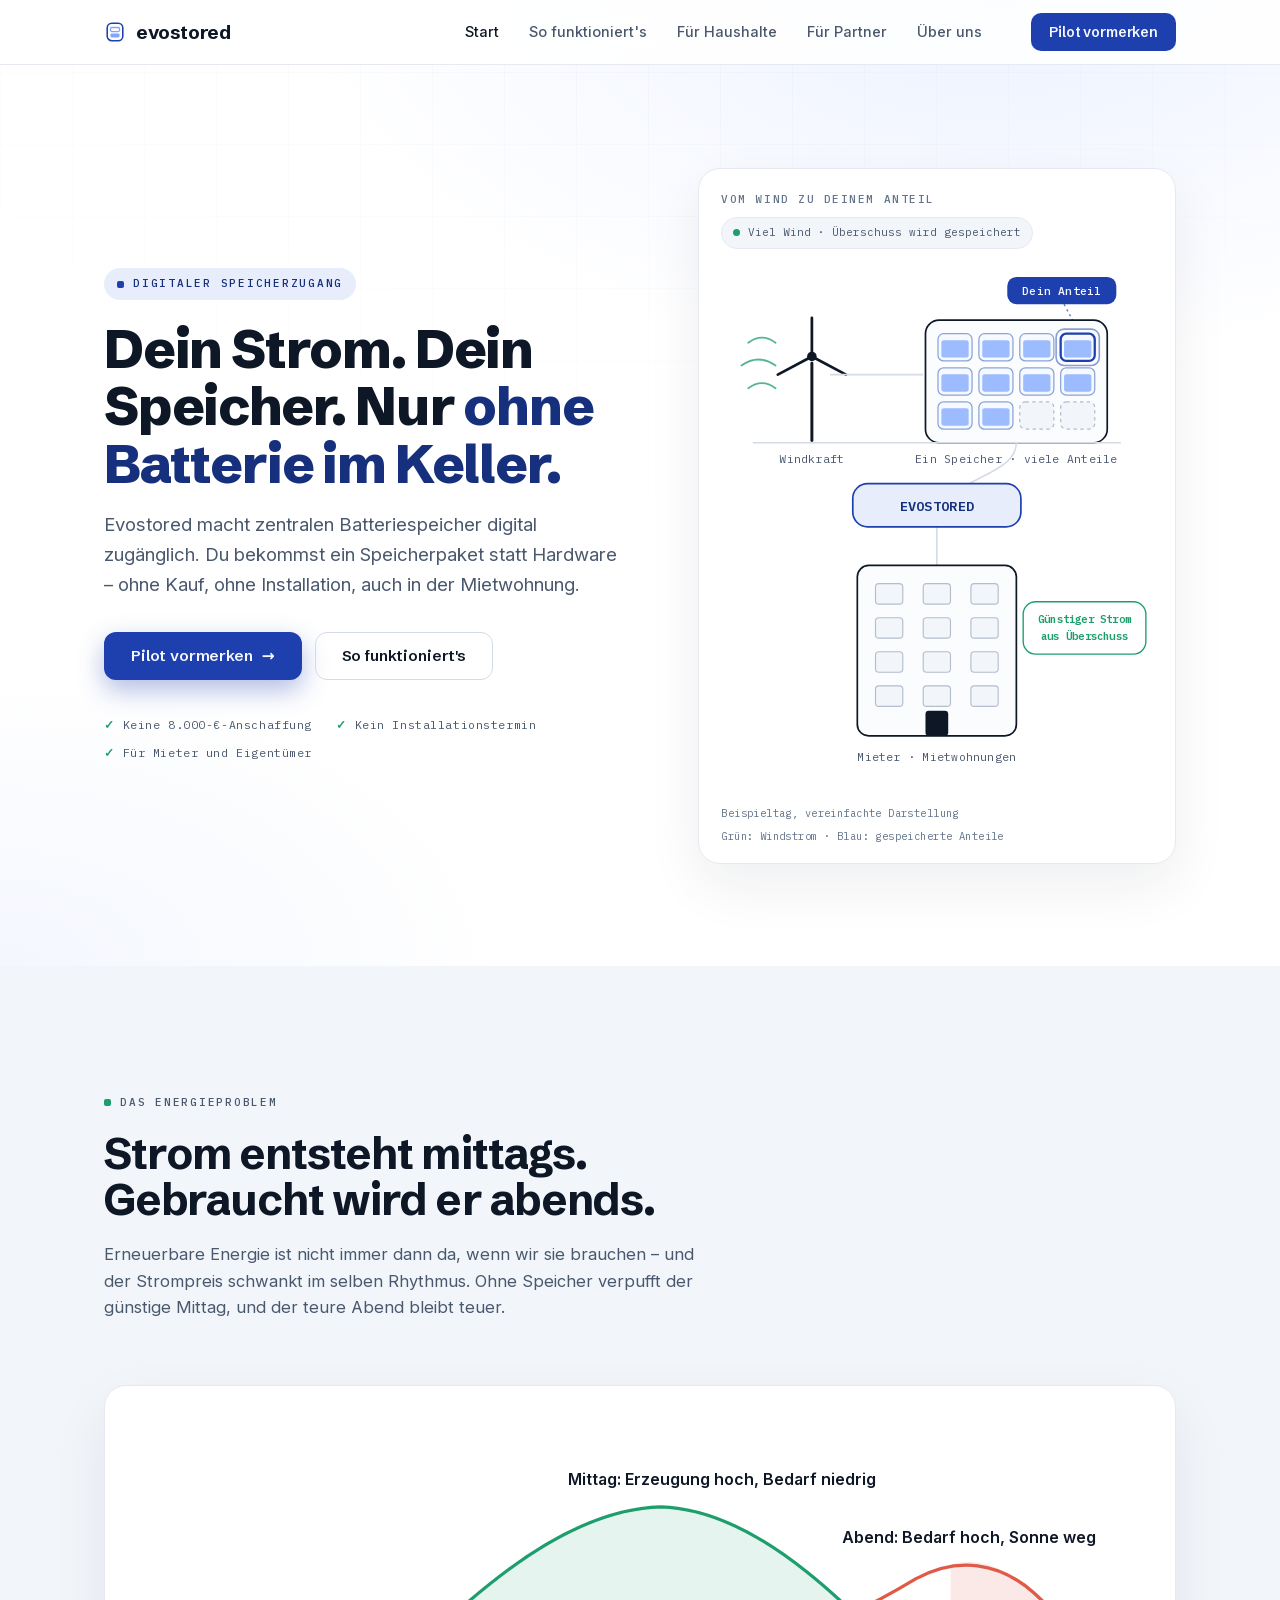
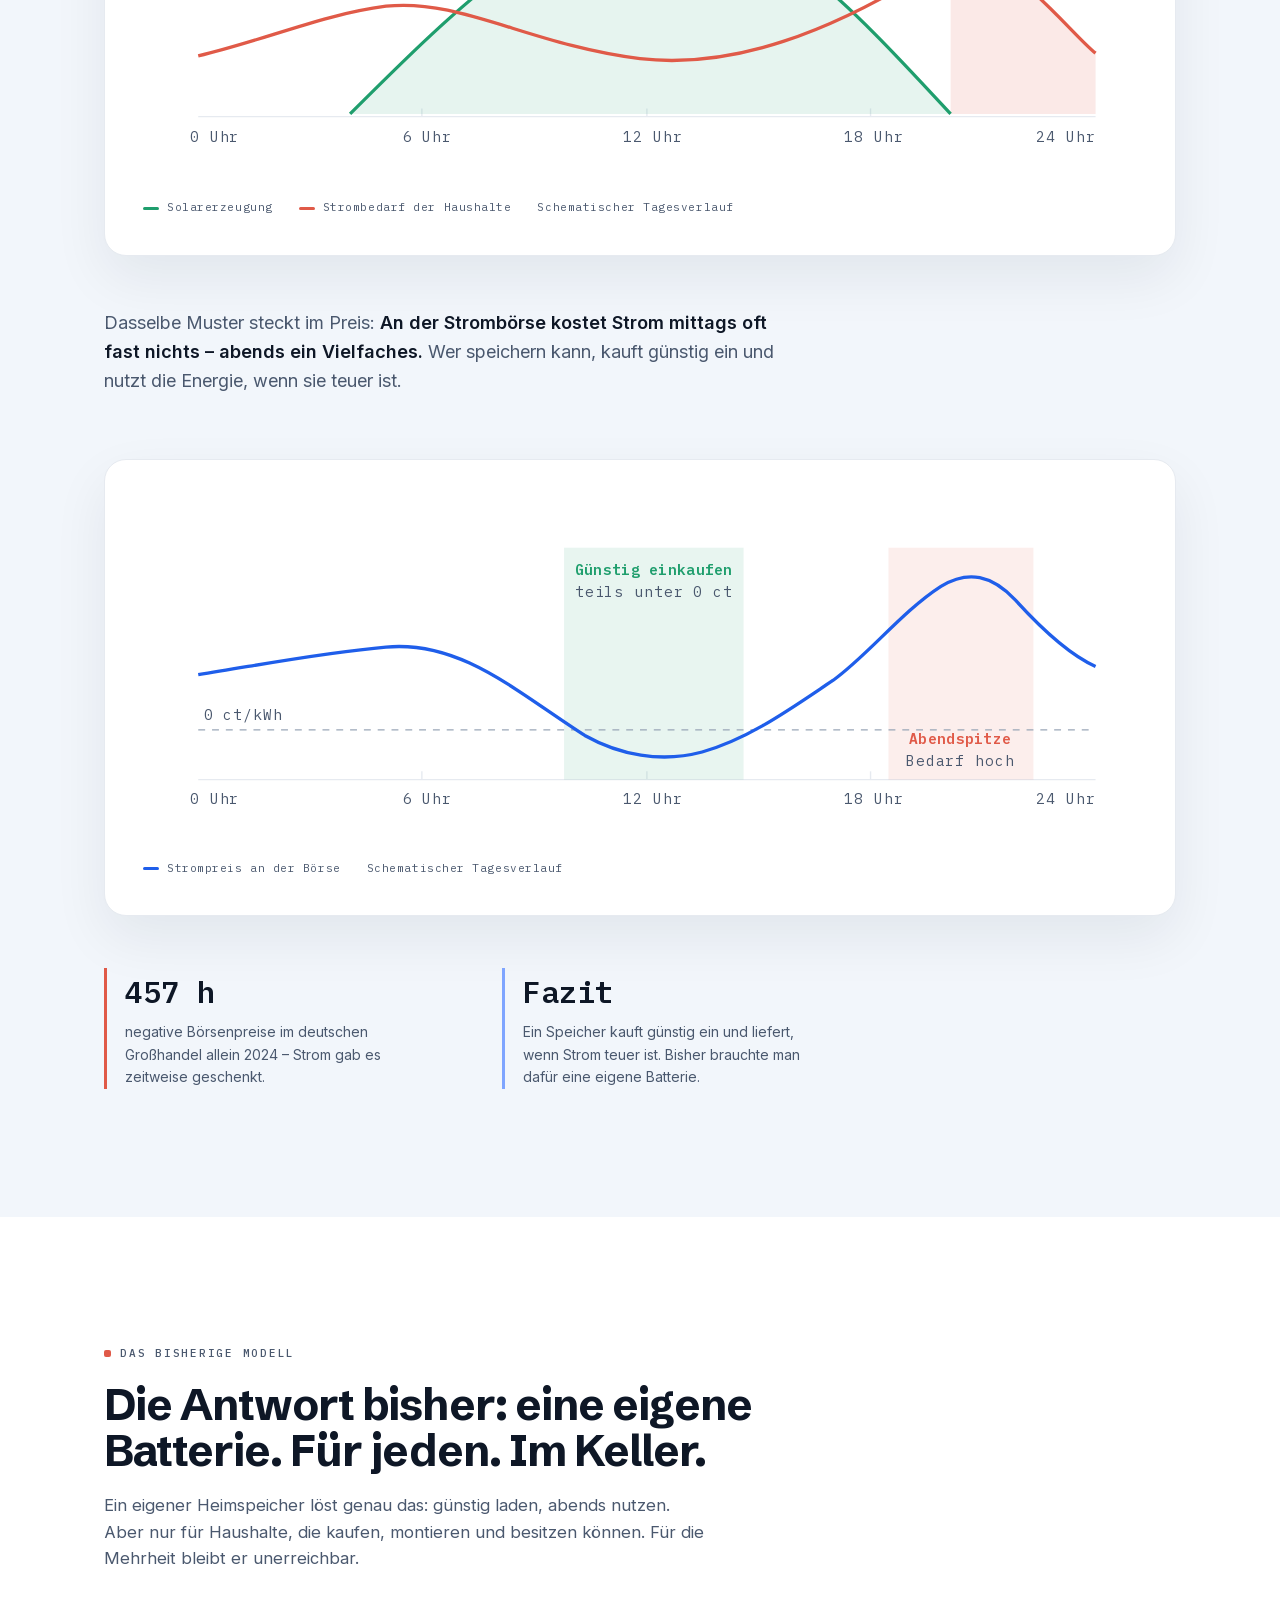
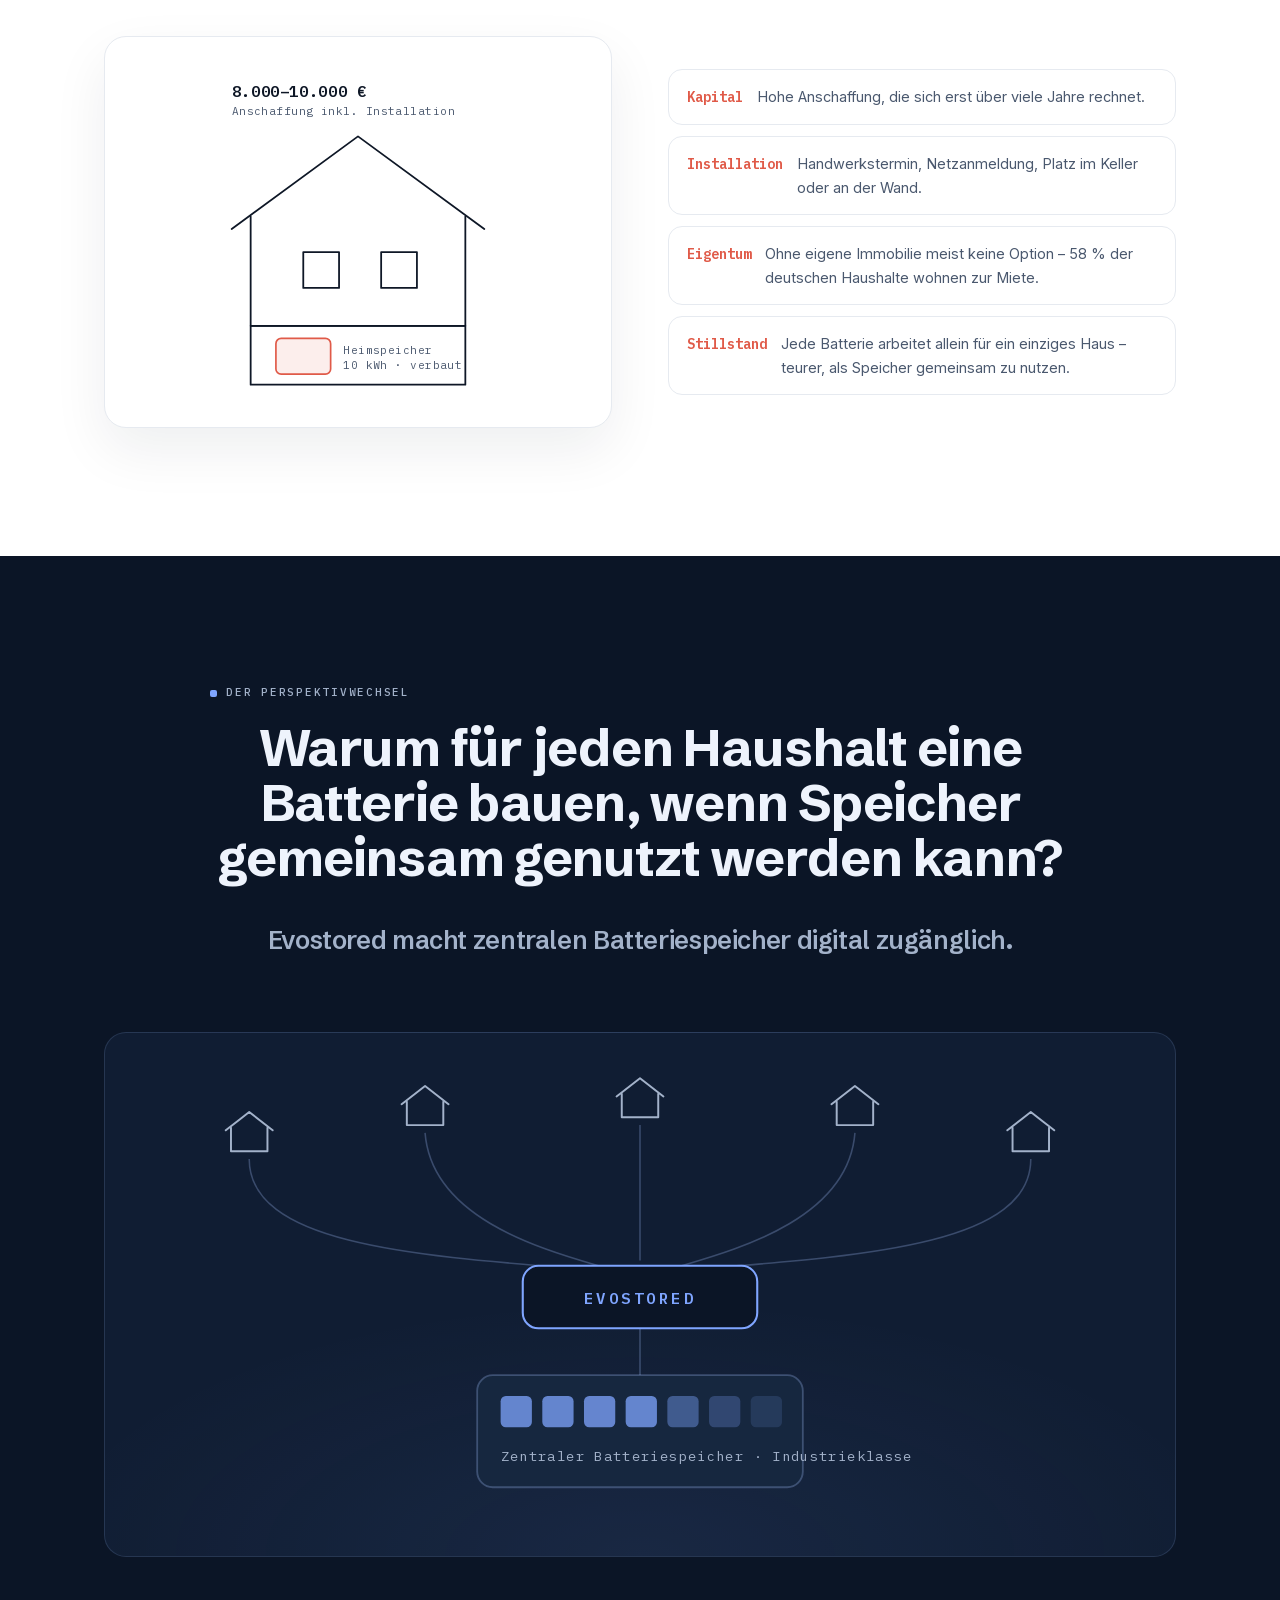
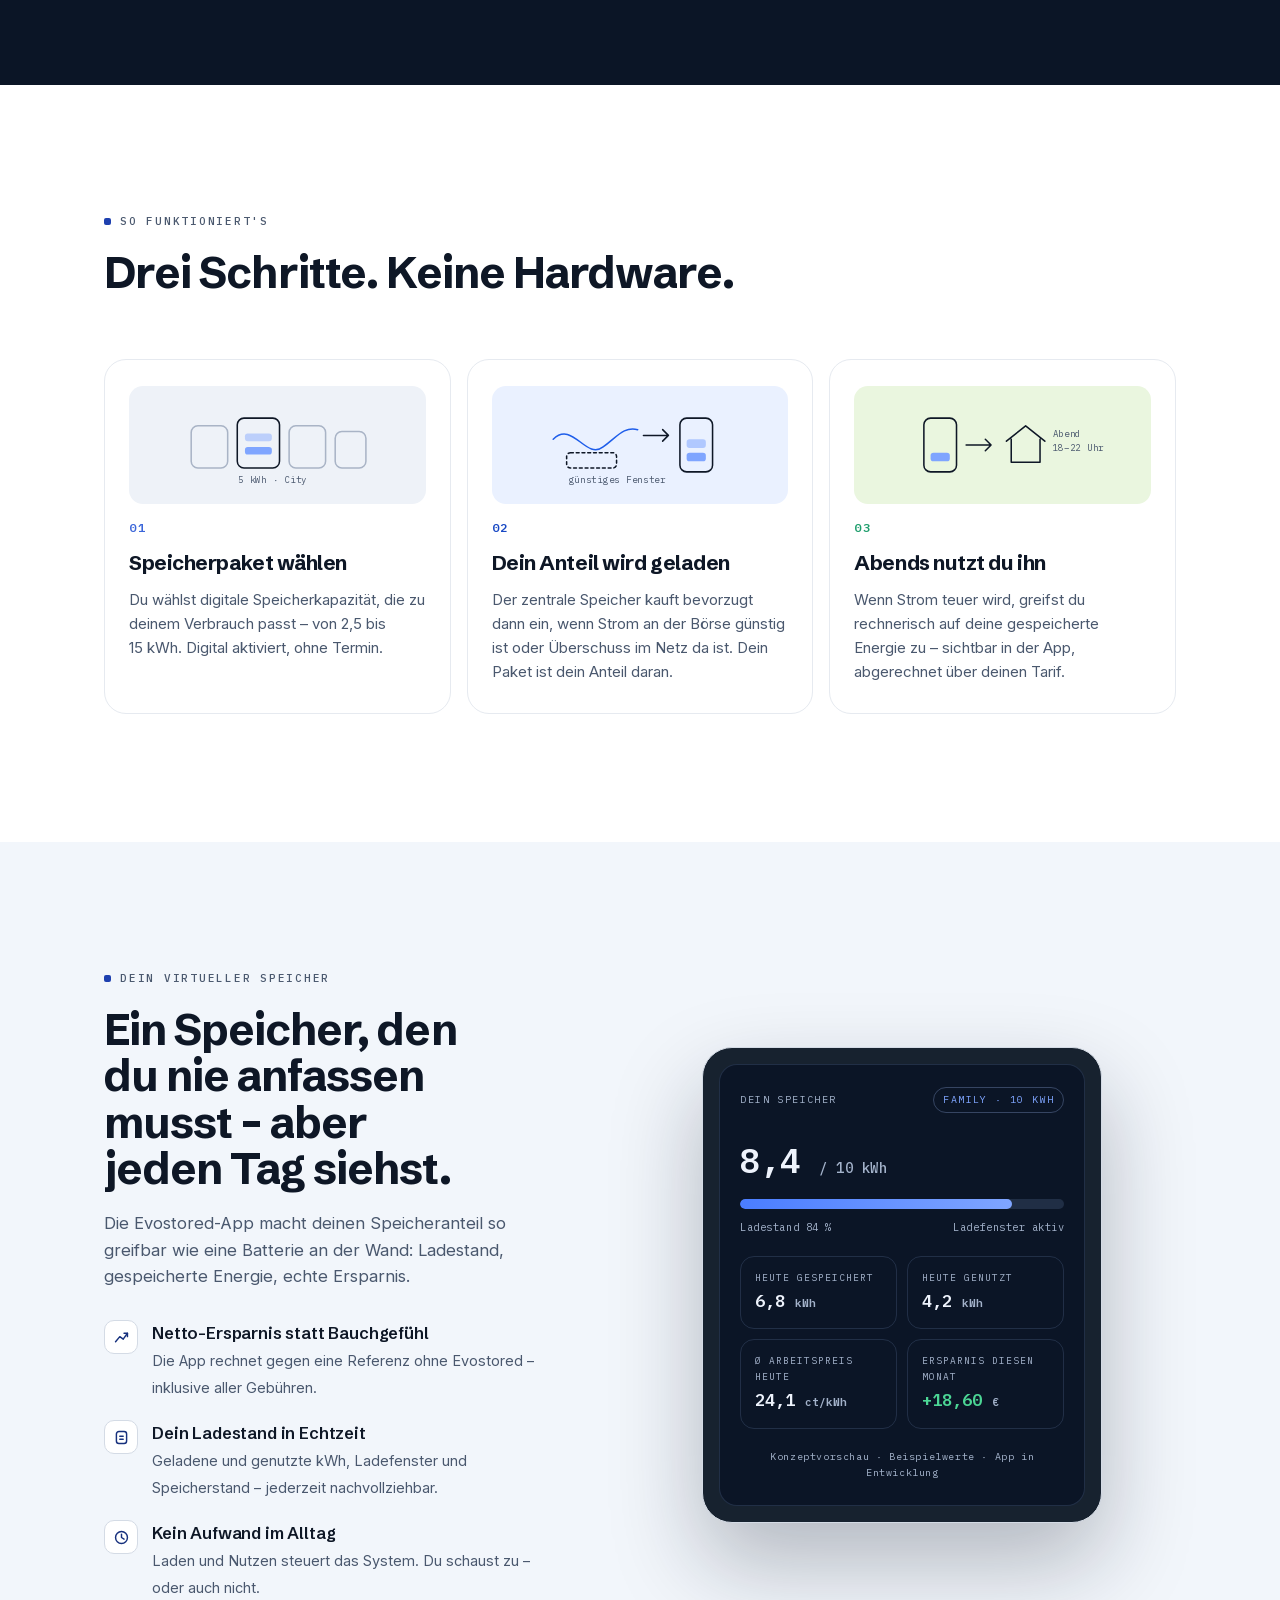
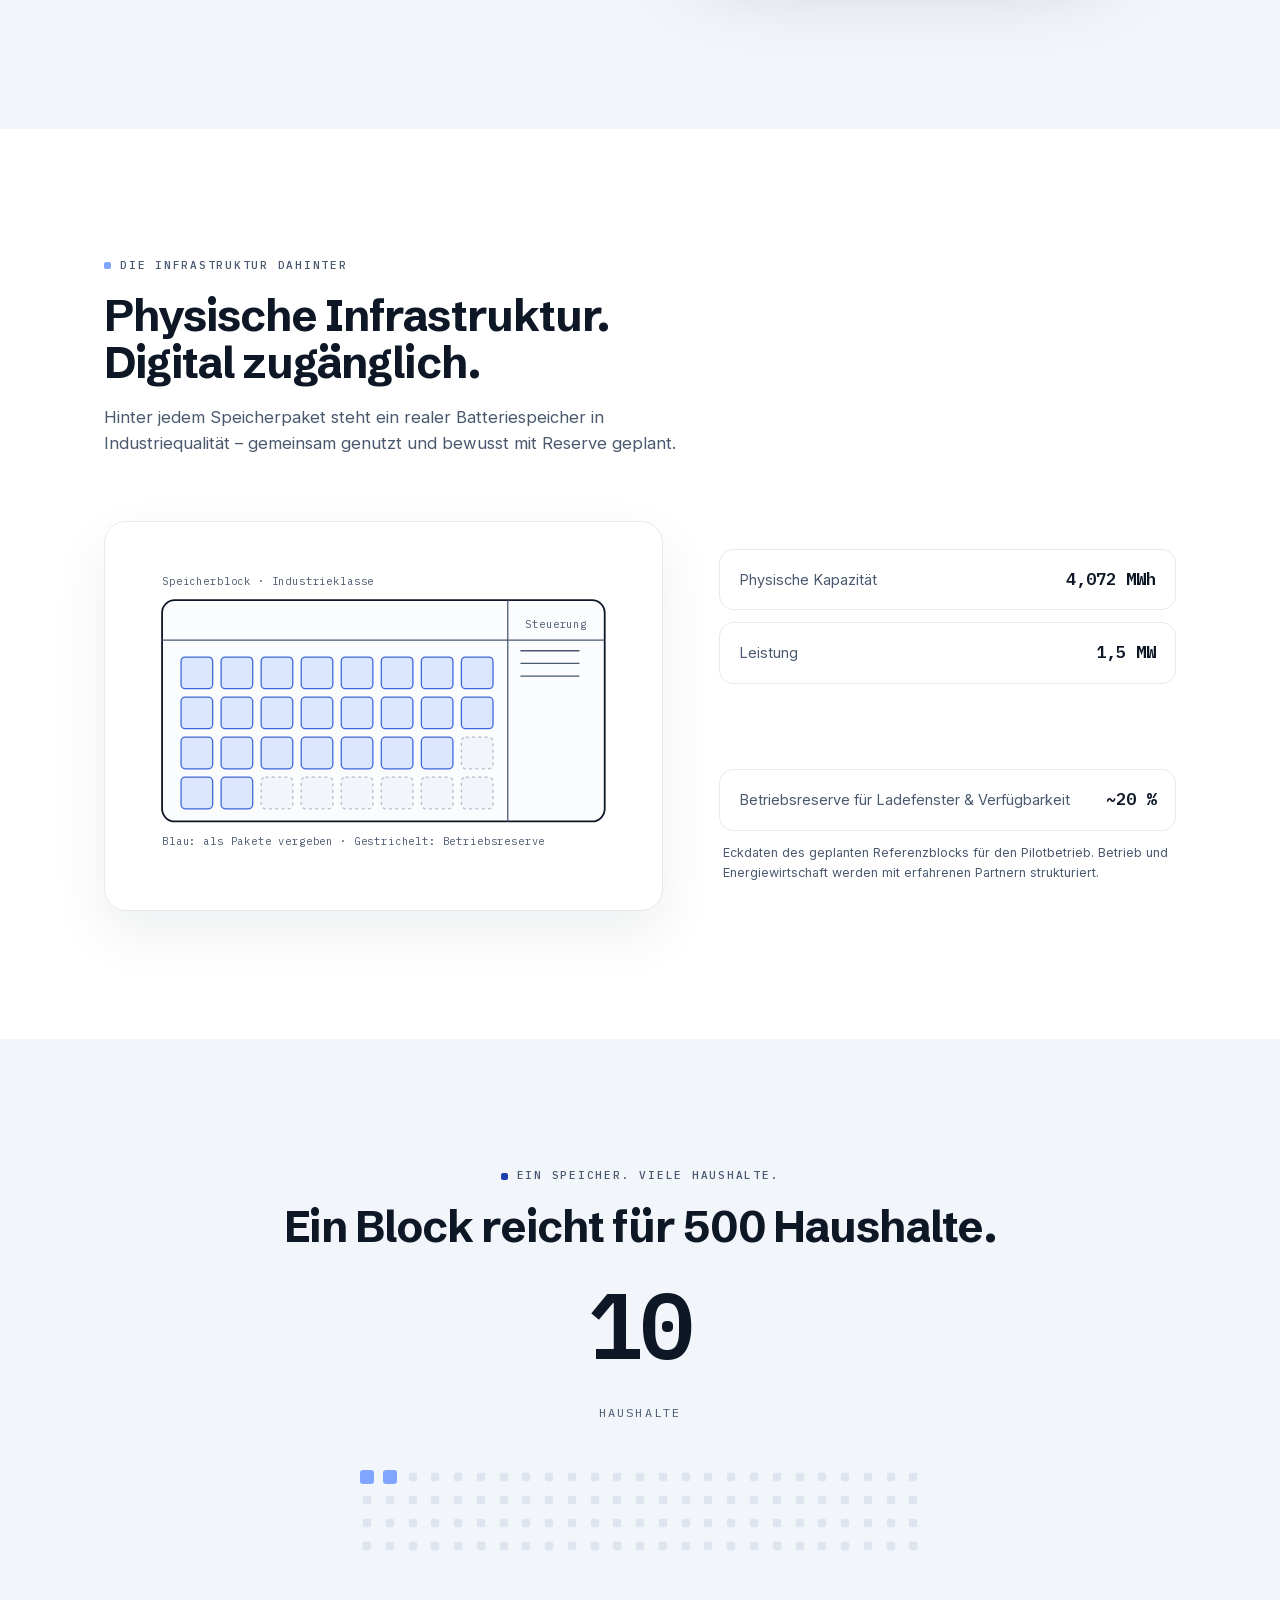
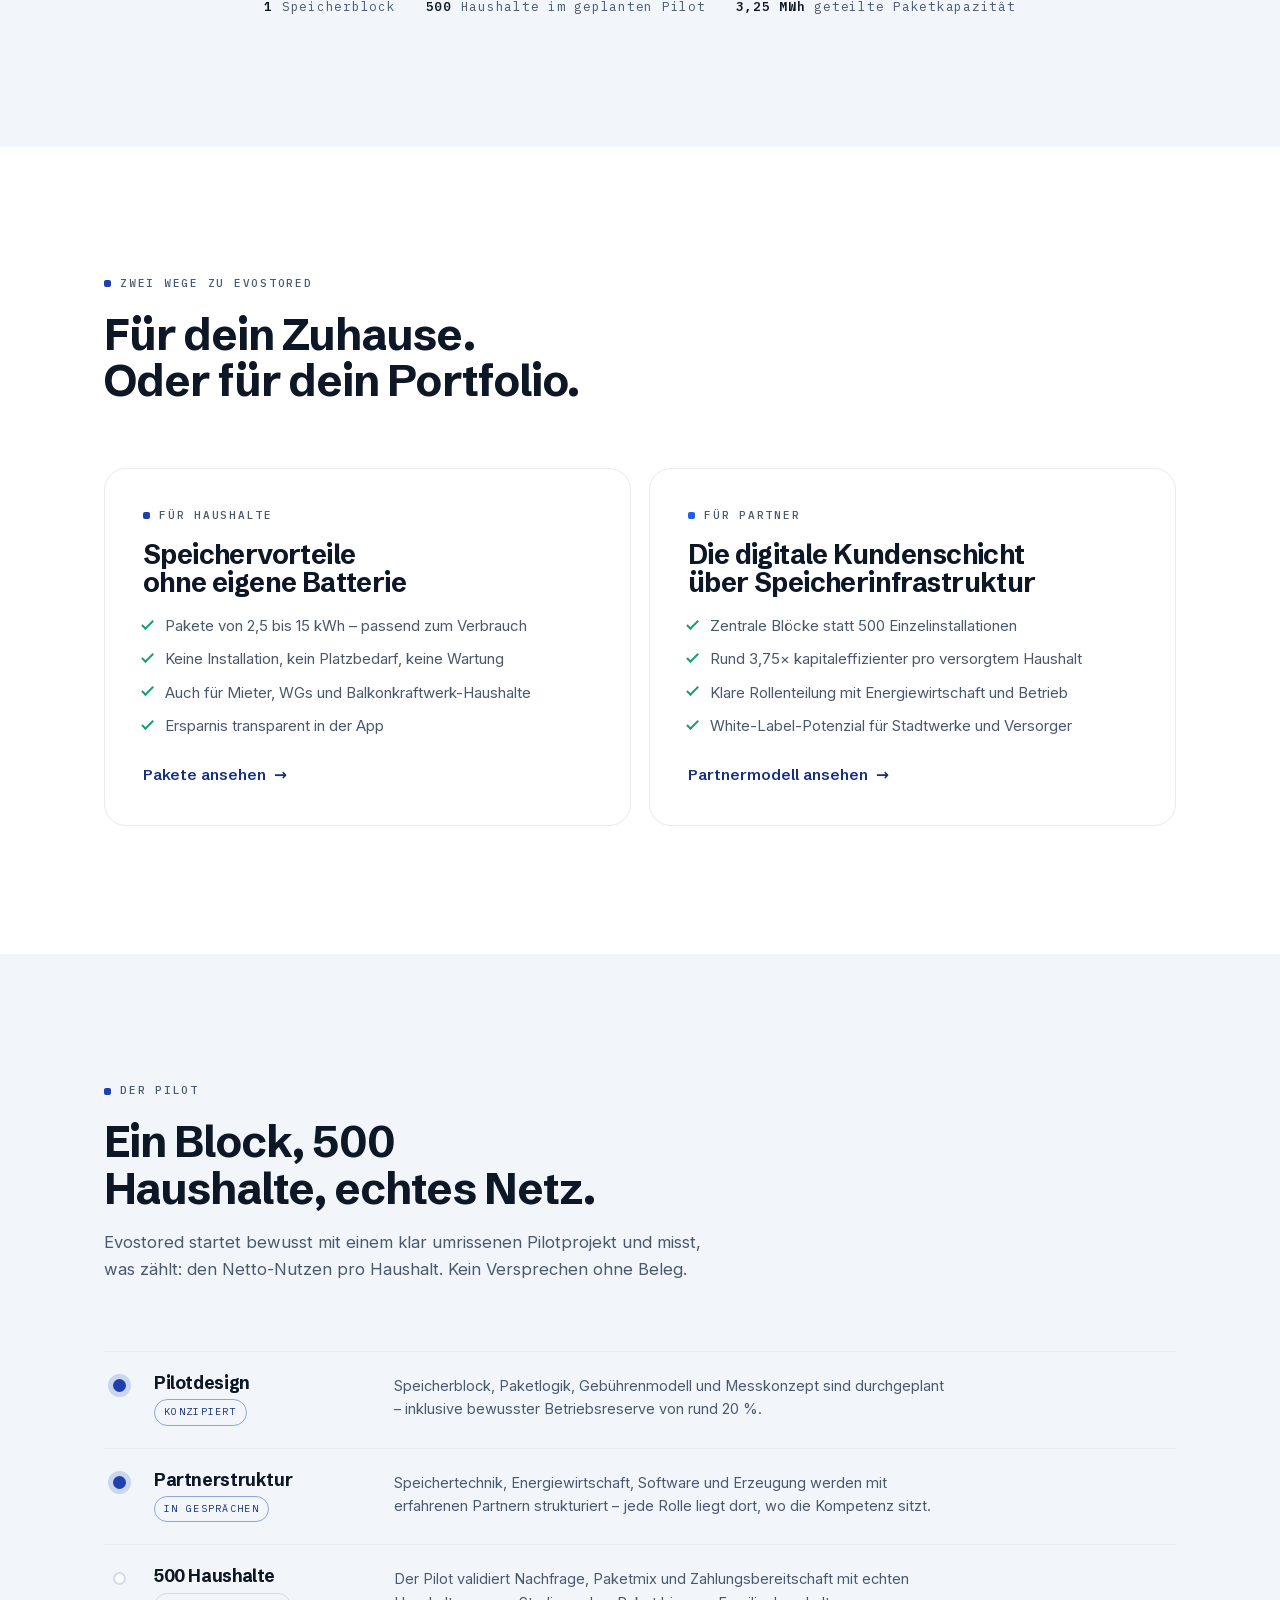
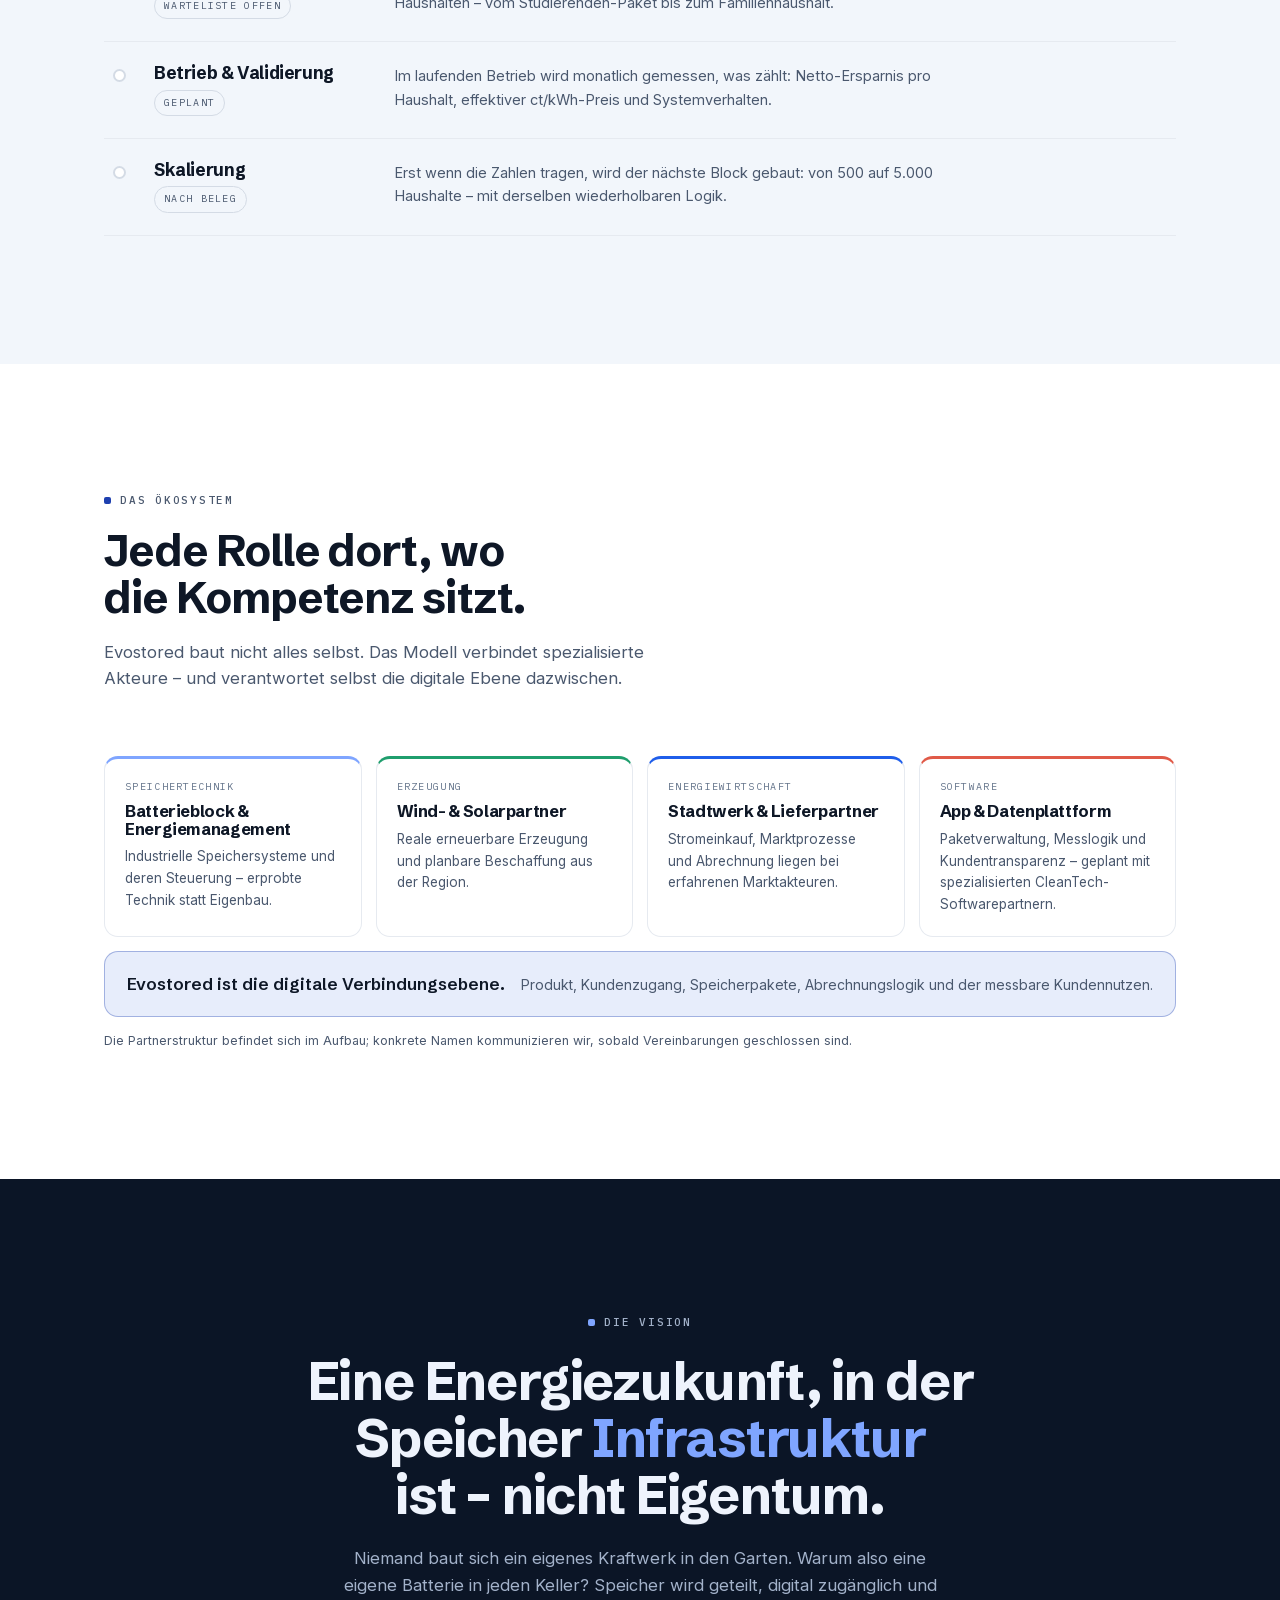
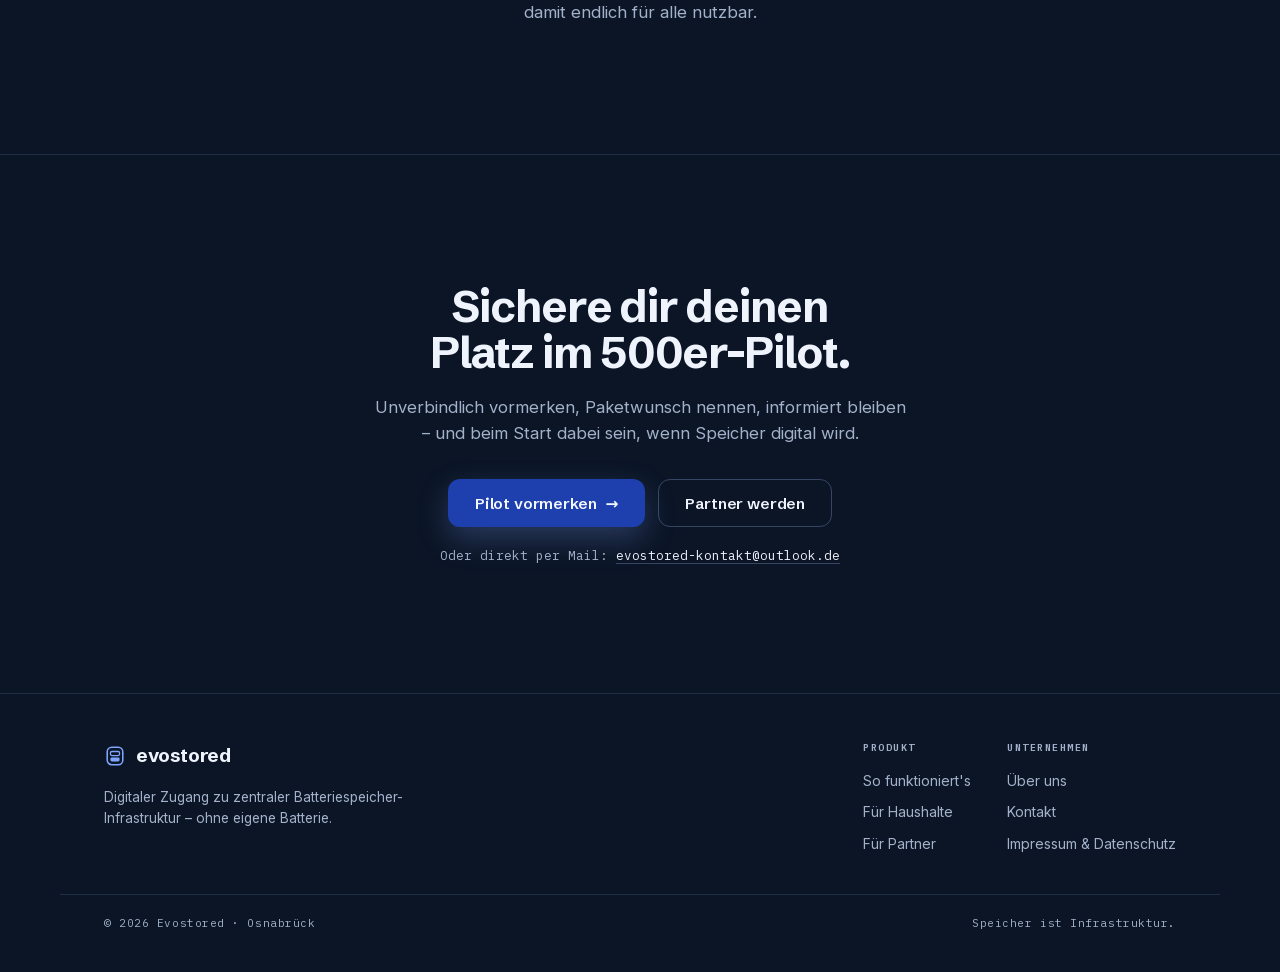
<file: index.html>
<!DOCTYPE html>
<html lang="de">
<head>
  <meta charset="utf-8" />
  <meta name="viewport" content="width=device-width, initial-scale=1" />
  <title>Evostored – Batteriespeicher ohne eigene Batterie</title>
  <meta name="description" content="Evostored macht zentralen Batteriespeicher digital zugänglich. Speichervorteile für Haushalte ohne eigene Batterie – ohne Installation, ohne Hardwarekauf." />
  <link rel="icon" type="image/svg+xml" href="favicon.svg" />
  <link rel="canonical" href="https://www.evostored.de/" />
  <meta property="og:title" content="Evostored – Batteriespeicher ohne eigene Batterie" />
  <meta property="og:description" content="Dein Strom. Dein Speicher. Nur ohne Batterie im Keller. Evostored macht zentralen Batteriespeicher digital zugänglich." />
  <meta property="og:type" content="website" />
  <meta property="og:url" content="https://www.evostored.de/" />
  <script>document.documentElement.classList.add("js");</script>
  <link rel="stylesheet" href="styles.css" />
</head>
<body>

  <header class="site-nav">
    <div class="wrap nav-bar">
      <a class="brand" href="index.html" aria-label="Evostored – Startseite">
        <svg viewBox="0 0 24 24" aria-hidden="true">
          <rect x="3.5" y="2.5" width="17" height="19" rx="5" fill="none" stroke="#1e40af" stroke-width="1.7"/>
          <rect x="7" y="13.5" width="10" height="4.4" rx="1.6" fill="#7fa5ff"/>
          <rect x="7" y="7.1" width="10" height="4.4" rx="1.6" fill="none" stroke="#7fa5ff" stroke-width="1.4"/>
        </svg>
        evostored
      </a>
      <nav class="nav-links" aria-label="Hauptnavigation">
        <a class="active" href="index.html">Start</a>
        <a href="index.html#so-funktionierts">So funktioniert's</a>
        <a href="kunden.html">Für Haushalte</a>
        <a href="partner.html">Für Partner</a>
        <a href="ueber-uns.html">Über uns</a>
      </nav>
      <a class="btn btn-primary nav-cta" href="kontakt.html">Pilot vormerken</a>
      <button class="nav-burger" aria-label="Menü öffnen" aria-expanded="false">
        <svg viewBox="0 0 20 20" fill="none" stroke="currentColor" stroke-width="1.8" stroke-linecap="round"><path d="M2.5 5.5h15M2.5 10h15M2.5 14.5h15"/></svg>
      </button>
    </div>
    <nav class="nav-drawer" aria-label="Mobile Navigation">
      <a href="index.html">Start</a>
      <a href="index.html#so-funktionierts">So funktioniert's</a>
      <a href="kunden.html">Für Haushalte</a>
      <a href="partner.html">Für Partner</a>
      <a href="ueber-uns.html">Über uns</a>
      <a href="kontakt.html">Kontakt</a>
      <a class="btn btn-primary drawer-cta" href="kontakt.html">Pilot vormerken</a>
    </nav>
  </header>

  <main>

    <!-- ================================================== Hero -->
    <section class="hero">
      <div class="wrap hero-grid">
        <div class="hero-copy">
          <span class="kicker">Digitaler Speicherzugang</span>
          <h1>Dein Strom. Dein Speicher. Nur <em>ohne Batterie im&nbsp;Keller.</em></h1>
          <p>Evostored macht zentralen Batteriespeicher digital zugänglich. Du bekommst ein Speicherpaket statt Hardware – ohne Kauf, ohne Installation, auch in der Mietwohnung.</p>
          <div class="hero-actions">
            <a class="btn btn-primary btn-arrow" href="kontakt.html">Pilot vormerken</a>
            <a class="btn btn-ghost" href="#so-funktionierts">So funktioniert's</a>
          </div>
          <div class="hero-foot">
            <span>Keine 8.000-€-Anschaffung</span>
            <span>Kein Installationstermin</span>
            <span>Für Mieter und Eigentümer</span>
          </div>
        </div>

        <figure class="flow-scene" aria-label="Windkraftanlage lädt bei Überschuss den großen Speicher daneben; der ist in viele Anteile geteilt und versorgt Mieter im Mehrfamilienhaus mit günstigem Strom">
          <div class="flow-head">
            <span class="flow-title">Vom Wind zu deinem Anteil</span>
            <span class="flow-state"><i></i><span>Viel Wind · Überschuss wird gespeichert</span></span>
          </div>
          <svg class="flow-svg" viewBox="0 0 380 470" role="img" aria-hidden="true">
            <!-- Dein-Anteil-Callout -->
            <rect class="wh-callout" x="252" y="14" width="96" height="24" rx="8" />
            <text class="wh-callout-text" x="300" y="30" text-anchor="middle">Dein Anteil</text>
            <path class="wh-leader" d="M302 38 C306 46 310 52 313 60" />
            <!-- Windkraftanlage -->
            <g class="wh-gusts">
              <path d="M24 72 c8 -6 16 -6 24 0" />
              <path d="M18 92 c10 -7 20 -7 30 0" />
              <path d="M24 112 c8 -6 16 -6 24 0" />
            </g>
            <path class="wh-mast" d="M80 158 L80 90" />
            <g class="wh-rotor">
              <path d="M80 84 L80 50 M80 84 L110 100 M80 84 L50 100" />
            </g>
            <circle class="wh-hub" cx="80" cy="84" r="4.2" />
            <!-- Windfluss in den Speicher -->
            <path class="wh-net" d="M96 100 L178 100" />
            <g class="p-charge">
              <circle class="pulse" r="3.4" fill="#1f9e6d" style="--path: path('M96 100 L178 100'); --dur: 1.9s;" />
              <circle class="pulse" r="3.4" fill="#1f9e6d" style="--path: path('M96 100 L178 100'); --dur: 1.9s; --delay: 0.65s;" />
              <circle class="pulse" r="3.4" fill="#1f9e6d" style="--path: path('M96 100 L178 100'); --dur: 1.9s; --delay: 1.3s;" />
            </g>
            <!-- Großer Speicher, in Anteile geteilt -->
            <rect class="wh-block" x="180" y="52" width="160" height="108" rx="12" />
            <g>
              <rect class="wh-cell" x="191" y="64" width="30" height="24" rx="5" />
              <rect class="wh-fill" x="194" y="67" width="24" height="18" rx="2.5" />
              <rect class="wh-cell" x="227" y="64" width="30" height="24" rx="5" />
              <rect class="wh-fill" x="230" y="67" width="24" height="18" rx="2.5" />
              <rect class="wh-cell" x="263" y="64" width="30" height="24" rx="5" />
              <rect class="wh-fill" x="266" y="67" width="24" height="18" rx="2.5" />
              <rect class="wh-mine-ring" x="295" y="60" width="38" height="32" rx="7" />
              <rect class="wh-cell wh-mine" x="299" y="64" width="30" height="24" rx="5" />
              <rect class="wh-fill" x="302" y="67" width="24" height="18" rx="2.5" />
              <rect class="wh-cell" x="191" y="94" width="30" height="24" rx="5" />
              <rect class="wh-fill" x="194" y="97" width="24" height="18" rx="2.5" />
              <rect class="wh-cell" x="227" y="94" width="30" height="24" rx="5" />
              <rect class="wh-fill" x="230" y="97" width="24" height="18" rx="2.5" />
              <rect class="wh-cell" x="263" y="94" width="30" height="24" rx="5" />
              <rect class="wh-fill" x="266" y="97" width="24" height="18" rx="2.5" />
              <rect class="wh-cell" x="299" y="94" width="30" height="24" rx="5" />
              <rect class="wh-fill" x="302" y="97" width="24" height="18" rx="2.5" />
              <rect class="wh-cell" x="191" y="124" width="30" height="24" rx="5" />
              <rect class="wh-fill" x="194" y="127" width="24" height="18" rx="2.5" />
              <rect class="wh-cell" x="227" y="124" width="30" height="24" rx="5" />
              <rect class="wh-fill" x="230" y="127" width="24" height="18" rx="2.5" />
              <rect class="wh-cell-res" x="263" y="124" width="30" height="24" rx="5" />
              <rect class="wh-cell-res" x="299" y="124" width="30" height="24" rx="5" />
              
            </g>
            <!-- Boden -->
            <path class="wh-ground" d="M28 160 L352 160" />
            <text class="wh-sub" x="80" y="178" text-anchor="middle">Windkraft</text>
            <text class="wh-sub" x="260" y="178" text-anchor="middle">Ein Speicher · viele Anteile</text>
            <!-- Abgabe an die Mieter -->
            <path class="wh-net" d="M260 160 C260 192 190 190 190 234 L190 268" />
            <g class="p-discharge">
              <circle class="pulse" r="3.4" fill="#7fa5ff" style="--path: path('M260 160 C260 192 190 190 190 234 L190 268'); --dur: 2.4s;" />
              <circle class="pulse" r="3.4" fill="#7fa5ff" style="--path: path('M260 160 C260 192 190 190 190 234 L190 268'); --dur: 2.4s; --delay: 0.8s;" />
              <circle class="pulse" r="3.4" fill="#7fa5ff" style="--path: path('M260 160 C260 192 190 190 190 234 L190 268'); --dur: 2.4s; --delay: 1.6s;" />
            </g>
            <rect class="wh-core" x="116" y="196" width="148" height="38" rx="13" />
            <text class="wh-core-word" x="190" y="220" text-anchor="middle">EVOSTORED</text>
            <!-- Mehrfamilienhaus -->
            <rect class="wh-house" x="120" y="268" width="140" height="150" rx="10" />
            <g>
              <rect class="wh-window wh-lit" x="136" y="284" width="24" height="18" rx="3" />
              <rect class="wh-window wh-lit" x="178" y="284" width="24" height="18" rx="3" />
              <rect class="wh-window wh-lit" x="220" y="284" width="24" height="18" rx="3" />
              <rect class="wh-window wh-lit" x="136" y="314" width="24" height="18" rx="3" />
              <rect class="wh-window" x="178" y="314" width="24" height="18" rx="3" />
              <rect class="wh-window wh-lit" x="220" y="314" width="24" height="18" rx="3" />
              <rect class="wh-window" x="136" y="344" width="24" height="18" rx="3" />
              <rect class="wh-window wh-lit" x="178" y="344" width="24" height="18" rx="3" />
              <rect class="wh-window" x="220" y="344" width="24" height="18" rx="3" />
              <rect class="wh-window wh-lit" x="136" y="374" width="24" height="18" rx="3" />
              <rect class="wh-window" x="178" y="374" width="24" height="18" rx="3" />
              <rect class="wh-window wh-lit" x="220" y="374" width="24" height="18" rx="3" />
              
            </g>
            <rect class="wh-door" x="180" y="396" width="20" height="22" rx="3" />
            <text class="wh-sub" x="190" y="440" text-anchor="middle">Mieter · Mietwohnungen</text>
            <!-- Wert-Hinweis -->
            <rect class="wh-chip" x="266" y="300" width="108" height="46" rx="11" />
            <text class="wh-chip-text" x="320" y="319" text-anchor="middle">Günstiger Strom</text>
            <text class="wh-chip-text" x="320" y="334" text-anchor="middle">aus Überschuss</text>
          </svg>
          <figcaption class="flow-caption">
            <span>Beispieltag, vereinfachte Darstellung</span>
            <span>Grün: Windstrom · Blau: gespeicherte Anteile</span>
          </figcaption>
        </figure>
      </div>
    </section>

    <!-- ================================================== Kapitel 1: Problem -->
    <section class="chapter chapter-alt">
      <div class="wrap">
        <div class="section-head rv">
          <span class="kicker k-pv">Das Energieproblem</span>
          <h2>Strom entsteht mittags. Gebraucht wird er abends.</h2>
          <p>Erneuerbare Energie ist nicht immer dann da, wenn wir sie brauchen – und der Strompreis schwankt im selben Rhythmus. Ohne Speicher verpufft der günstige Mittag, und der teure Abend bleibt teuer.</p>
        </div>

        <figure class="daychart-card chart-draw rv rv-2" aria-label="Typischer Tagesverlauf: Solarerzeugung erreicht ihren Höhepunkt mittags, der Strombedarf abends">
          <svg class="daychart-svg" viewBox="0 0 720 260" role="img" aria-hidden="true">
            <line class="axis" x1="40" y1="212" x2="690" y2="212" />
            <line class="axis" x1="202" y1="212" x2="202" y2="206" />
            <line class="axis" x1="365" y1="212" x2="365" y2="206" />
            <line class="axis" x1="527" y1="212" x2="527" y2="206" />
            <text x="34" y="230">0 Uhr</text>
            <text x="188" y="230">6 Uhr</text>
            <text x="348" y="230">12 Uhr</text>
            <text x="508" y="230">18 Uhr</text>
            <text x="690" y="230" text-anchor="end">24 Uhr</text>

            <!-- Abendlücke: Bedarf hoch, Erzeugung weg (beginnt hinter der PV-Fläche) -->
            <path class="fill-gap" d="M585 102 C605 96 625 104 645 122 C665 140 680 158 690 166 L690 210 L585 210 Z" />
            <!-- Solarerzeugung -->
            <path class="fill-pv" d="M150 210 C230 130 300 62 375 60 C450 62 520 140 585 210 Z" />
            <path class="curve-pv" d="M150 210 C230 130 300 62 375 60 C450 62 520 140 585 210" />
            <!-- Strombedarf -->
            <path class="curve-load" d="M40 168 C90 156 130 138 176 132 C230 126 280 160 360 170 C430 178 500 148 560 112 C590 96 620 100 645 122 C665 140 680 158 690 166" />

            <text class="anno" x="308" y="44">Mittag: Erzeugung hoch, Bedarf niedrig</text>
            <text class="anno" x="690" y="86" text-anchor="end">Abend: Bedarf hoch, Sonne weg</text>
          </svg>
          <figcaption class="daychart-legend">
            <span><i class="l-pv"></i>Solarerzeugung</span>
            <span><i class="l-load"></i>Strombedarf der Haushalte</span>
            <span>Schematischer Tagesverlauf</span>
          </figcaption>
        </figure>

        <p class="section-bridge rv rv-2">Dasselbe Muster steckt im Preis: <strong>An der Strombörse kostet Strom mittags oft fast nichts – abends ein Vielfaches.</strong> Wer speichern kann, kauft günstig ein und nutzt die Energie, wenn sie teuer ist.</p>

        <figure class="daychart-card chart-draw rv rv-2" aria-label="Schematischer Verlauf des Börsenstrompreises: mittags günstig bis negativ, abends teuer">
          <svg class="daychart-svg price-svg" viewBox="0 0 720 250" role="img" aria-hidden="true">
            <line class="axis" x1="40" y1="204" x2="690" y2="204" />
            <line class="axis" x1="202" y1="204" x2="202" y2="198" />
            <line class="axis" x1="365" y1="204" x2="365" y2="198" />
            <line class="axis" x1="527" y1="204" x2="527" y2="198" />
            <text x="34" y="222">0 Uhr</text>
            <text x="188" y="222">6 Uhr</text>
            <text x="348" y="222">12 Uhr</text>
            <text x="508" y="222">18 Uhr</text>
            <text x="690" y="222" text-anchor="end">24 Uhr</text>

            <rect class="band-cheap" x="305" y="36" width="130" height="168" />
            <rect class="band-dear" x="540" y="36" width="105" height="168" />
            <line class="zero-line" x1="40" y1="168" x2="690" y2="168" />
            <text x="44" y="161">0 ct/kWh</text>

            <path class="curve-price" d="M40 128 C90 120 130 112 176 108 C230 103 270 140 320 172 C345 186 375 192 405 184 C440 174 470 152 500 132 C525 114 550 82 578 64 C598 52 615 56 632 74 C652 96 672 114 690 122" />

            <text class="band-label-cheap" x="370" y="56" text-anchor="middle">Günstig einkaufen</text>
            <text x="370" y="72" text-anchor="middle">teils unter 0 ct</text>
            <text class="band-label-dear" x="592" y="178" text-anchor="middle">Abendspitze</text>
            <text x="592" y="194" text-anchor="middle">Bedarf hoch</text>
          </svg>
          <figcaption class="daychart-legend">
            <span><i class="l-price"></i>Strompreis an der Börse</span>
            <span>Schematischer Tagesverlauf</span>
          </figcaption>
        </figure>

        <div class="fact-row rv rv-3">
          <div class="fact f-load">
            <strong>457 h</strong>
            <span>negative Börsenpreise im deutschen Großhandel allein 2024 – Strom gab es zeitweise geschenkt.</span>
          </div>
          <div class="fact f-cell">
            <strong>Fazit</strong>
            <span>Ein Speicher kauft günstig ein und liefert, wenn Strom teuer ist. Bisher brauchte man dafür eine eigene Batterie.</span>
          </div>
        </div>
      </div>
    </section>

    <!-- ================================================== Kapitel 2: Das bisherige Modell -->
    <section class="chapter">
      <div class="wrap">
        <div class="section-head rv">
          <span class="kicker k-load">Das bisherige Modell</span>
          <h2>Die Antwort bisher: eine eigene Batterie. Für jeden. Im Keller.</h2>
          <p>Ein eigener Heimspeicher löst genau das: günstig laden, abends nutzen. Aber nur für Haushalte, die kaufen, montieren und besitzen können. Für die Mehrheit bleibt er unerreichbar.</p>
        </div>

        <div class="oldway">
          <figure class="oldway-visual rv" aria-label="Haus mit eigenem Batteriespeicher im Keller inklusive Kosten">
            <svg class="oldway-svg" viewBox="0 0 420 310" role="img" aria-hidden="true">
              <!-- Preisschild (frei über dem Dach) -->
              <text class="price" x="90" y="27">8.000–10.000 €</text>
              <text x="90" y="44">Anschaffung inkl. Installation</text>
              <!-- Haus mit Keller -->
              <g class="house">
                <path d="M90 152 L210 64 L330 152" />
                <path d="M108 140 v104 h204 v-104" />
                <path d="M108 244 h204 v56 h-204 Z" />
                <path d="M158 174 h34 v34 h-34 Z M232 174 h34 v34 h-34 Z" />
              </g>
              <!-- Batterie im Keller -->
              <rect class="batt" x="132" y="256" width="52" height="34" rx="5" />
              <text x="196" y="271">Heimspeicher</text>
              <text x="196" y="285">10 kWh · verbaut</text>
            </svg>
          </figure>

          <div class="oldway-tags">
            <div class="oldway-tag rv"><strong>Kapital</strong><span>Hohe Anschaffung, die sich erst über viele Jahre rechnet.</span></div>
            <div class="oldway-tag rv rv-2"><strong>Installation</strong><span>Handwerkstermin, Netzanmeldung, Platz im Keller oder an der Wand.</span></div>
            <div class="oldway-tag rv rv-3"><strong>Eigentum</strong><span>Ohne eigene Immobilie meist keine Option – 58&nbsp;% der deutschen Haushalte wohnen zur Miete.</span></div>
            <div class="oldway-tag rv rv-4"><strong>Stillstand</strong><span>Jede Batterie arbeitet allein für ein einziges Haus – teurer, als Speicher gemeinsam zu nutzen.</span></div>
          </div>
        </div>
      </div>
    </section>

    <!-- ================================================== Kapitel 3: Der Wechsel (dunkler Akzent) -->
    <section class="chapter chapter-dark shift">
      <div class="wrap">
        <div class="section-head rv">
          <span class="kicker">Der Perspektivwechsel</span>
          <h2>Warum für jeden Haushalt eine Batterie bauen, wenn Speicher gemeinsam genutzt werden kann?</h2>
          <p class="shift-claim">Evostored macht zentralen Batteriespeicher digital zugänglich.</p>
        </div>

        <figure class="network-stage rv rv-2" aria-label="Viele Haushalte teilen sich über die Evostored-Ebene einen zentralen Batteriespeicher">
          <svg class="network-svg" viewBox="0 0 760 340" role="img" aria-hidden="true">
            <path class="n-line" d="M80 66 C80 130 200 140 330 150" />
            <path class="n-line" d="M215 46 C220 110 300 134 348 148" />
            <path class="n-line" d="M380 40 L380 144" />
            <path class="n-line" d="M545 46 C540 110 460 134 412 148" />
            <path class="n-line" d="M680 66 C680 130 560 140 430 150" />
            <path class="n-line" d="M380 196 L380 232" />
            <circle class="pulse" r="3" fill="#7fa5ff" style="--path: path('M380 196 L380 232'); --dur: 1.8s;" />

            <g class="n-house" transform="translate(62 30)"><path d="M0 14 L18 0 L36 14 M4 12 v18 h28 v-18" /></g>
            <g class="n-house" transform="translate(197 10)"><path d="M0 14 L18 0 L36 14 M4 12 v18 h28 v-18" /></g>
            <g class="n-house" transform="translate(362 4)"><path d="M0 14 L18 0 L36 14 M4 12 v18 h28 v-18" /></g>
            <g class="n-house" transform="translate(527 10)"><path d="M0 14 L18 0 L36 14 M4 12 v18 h28 v-18" /></g>
            <g class="n-house" transform="translate(662 30)"><path d="M0 14 L18 0 L36 14 M4 12 v18 h28 v-18" /></g>

            <rect class="n-core" x="290" y="148" width="180" height="48" rx="12" />
            <text class="n-core-label" x="380" y="177" text-anchor="middle">EVOSTORED</text>

            <rect class="n-block" x="255" y="232" width="250" height="86" rx="12" />
            <g>
              <rect class="n-cell" x="273" y="248" width="24" height="24" rx="4" />
              <rect class="n-cell" x="305" y="248" width="24" height="24" rx="4" />
              <rect class="n-cell" x="337" y="248" width="24" height="24" rx="4" />
              <rect class="n-cell" x="369" y="248" width="24" height="24" rx="4" />
              <rect class="n-cell" x="401" y="248" width="24" height="24" rx="4" opacity="0.55" />
              <rect class="n-cell" x="433" y="248" width="24" height="24" rx="4" opacity="0.35" />
              <rect class="n-cell" x="465" y="248" width="24" height="24" rx="4" opacity="0.2" />
            </g>
            <text class="n-sub" x="273" y="298">Zentraler Batteriespeicher · Industrieklasse</text>
          </svg>
        </figure>
      </div>
    </section>

    <!-- ================================================== So funktioniert's -->
    <section class="chapter" id="so-funktionierts">
      <div class="wrap">
        <div class="section-head rv">
          <span class="kicker">So funktioniert's</span>
          <h2>Drei Schritte. Keine Hardware.</h2>
        </div>

        <div class="steps">
          <article class="step-card rv">
            <div class="step-visual">
              <svg viewBox="0 0 200 100" aria-hidden="true">
                <rect class="sv-stroke sv-soft" x="10" y="30" width="38" height="44" rx="7" fill="none" />
                <rect class="sv-stroke" x="58" y="22" width="44" height="52" rx="7" fill="none" />
                <rect class="sv-cell" x="66" y="52" width="28" height="8" rx="3" />
                <rect class="sv-cell" x="66" y="38" width="28" height="8" rx="3" opacity="0.45" />
                <rect class="sv-stroke sv-soft" x="112" y="30" width="38" height="44" rx="7" fill="none" />
                <rect class="sv-stroke sv-soft" x="160" y="36" width="32" height="38" rx="7" fill="none" />
                <text x="59" y="90">5 kWh · City</text>
              </svg>
            </div>
            <h3>Speicherpaket wählen</h3>
            <p>Du wählst digitale Speicherkapazität, die zu deinem Verbrauch passt – von 2,5 bis 15&nbsp;kWh. Digital aktiviert, ohne Termin.</p>
          </article>

          <article class="step-card rv rv-2">
            <div class="step-visual">
              <svg viewBox="0 0 200 100" aria-hidden="true">
                <path class="sv-stroke sv-blue" d="M10 44 C30 24 44 66 62 52 C76 42 84 30 98 34" fill="none" />
                <rect class="sv-stroke" x="24" y="58" width="52" height="16" rx="4" fill="none" stroke-dasharray="3 3" />
                <text x="26" y="90">günstiges Fenster</text>
                <path class="sv-stroke" d="M104 40 h26 m-6 -6 6 6 -6 6" fill="none" />
                <rect class="sv-stroke" x="142" y="22" width="34" height="56" rx="7" fill="none" />
                <rect class="sv-cell" x="149" y="58" width="20" height="9" rx="3" />
                <rect class="sv-cell" x="149" y="44" width="20" height="9" rx="3" opacity="0.55" />
              </svg>
            </div>
            <h3>Dein Anteil wird geladen</h3>
            <p>Der zentrale Speicher kauft bevorzugt dann ein, wenn Strom an der Börse günstig ist oder Überschuss im Netz da ist. Dein Paket ist dein Anteil daran.</p>
          </article>

          <article class="step-card rv rv-3">
            <div class="step-visual">
              <svg viewBox="0 0 200 100" aria-hidden="true">
                <rect class="sv-stroke" x="18" y="22" width="34" height="56" rx="7" fill="none" />
                <rect class="sv-cell" x="25" y="58" width="20" height="9" rx="3" />
                <path class="sv-stroke" d="M62 50 h26 m-6 -6 6 6 -6 6" fill="none" />
                <g class="sv-stroke" transform="translate(104 30)">
                  <path d="M0 16 L20 0 L40 16 M5 14 v24 h30 v-24" fill="none" />
                </g>
                <text x="152" y="42">Abend</text>
                <text x="152" y="56">18–22 Uhr</text>
              </svg>
            </div>
            <h3>Abends nutzt du ihn</h3>
            <p>Wenn Strom teuer wird, greifst du rechnerisch auf deine gespeicherte Energie zu – sichtbar in der App, abgerechnet über deinen Tarif.</p>
          </article>
        </div>
      </div>
    </section>

    <!-- ================================================== Interface -->
    <section class="chapter chapter-alt">
      <div class="wrap app-section-grid">
        <div>
          <div class="section-head rv">
            <span class="kicker">Dein virtueller Speicher</span>
            <h2>Ein Speicher, den du nie anfassen musst – aber jeden Tag siehst.</h2>
            <p>Die Evostored-App macht deinen Speicheranteil so greifbar wie eine Batterie an der Wand: Ladestand, gespeicherte Energie, echte Ersparnis.</p>
          </div>
          <div class="app-points">
            <div class="app-point rv rv-2">
              <i><svg viewBox="0 0 20 20"><path d="M3 15 L8 9 L12 12 L17 5" /><path d="M13 5 h4 v4" /></svg></i>
              <div>
                <strong>Netto-Ersparnis statt Bauchgefühl</strong>
                <span>Die App rechnet gegen eine Referenz ohne Evostored – inklusive aller Gebühren.</span>
              </div>
            </div>
            <div class="app-point rv rv-3">
              <i><svg viewBox="0 0 20 20"><rect x="4" y="3" width="12" height="14" rx="3" /><path d="M8 12 h4 M8 8.5 h4" /></svg></i>
              <div>
                <strong>Dein Ladestand in Echtzeit</strong>
                <span>Geladene und genutzte kWh, Ladefenster und Speicherstand – jederzeit nachvollziehbar.</span>
              </div>
            </div>
            <div class="app-point rv rv-4">
              <i><svg viewBox="0 0 20 20"><circle cx="10" cy="10" r="7" /><path d="M10 6 v4 l3 2" /></svg></i>
              <div>
                <strong>Kein Aufwand im Alltag</strong>
                <span>Laden und Nutzen steuert das System. Du schaust zu – oder auch nicht.</span>
              </div>
            </div>
          </div>
        </div>

        <div class="device rv rv-2" aria-label="Konzeptvorschau der Evostored-App">
          <div class="device-screen">
            <div class="device-top">
              <span>Dein Speicher</span>
              <span class="device-tag">Family · 10 kWh</span>
            </div>
            <div class="soc">
              <div class="soc-num meter">8,4 <span class="unit">/ 10 kWh</span></div>
              <div class="soc-bar"><i data-width="84%"></i></div>
              <div class="soc-caption"><span>Ladestand 84 %</span><span>Ladefenster aktiv</span></div>
            </div>
            <div class="device-stats">
              <div class="dstat"><small>Heute gespeichert</small><strong>6,8 <em>kWh</em></strong></div>
              <div class="dstat"><small>Heute genutzt</small><strong>4,2 <em>kWh</em></strong></div>
              <div class="dstat"><small>Ø Arbeitspreis heute</small><strong>24,1 <em>ct/kWh</em></strong></div>
              <div class="dstat"><small>Ersparnis diesen Monat</small><strong class="up">+18,60 <em>€</em></strong></div>
            </div>
            <div class="device-note">Konzeptvorschau · Beispielwerte · App in Entwicklung</div>
          </div>
        </div>
      </div>
    </section>

    <!-- ================================================== Infrastruktur -->
    <section class="chapter">
      <div class="wrap">
        <div class="section-head rv">
          <span class="kicker k-cell">Die Infrastruktur dahinter</span>
          <h2>Physische Infrastruktur. Digital zugänglich.</h2>
          <p>Hinter jedem Speicherpaket steht ein realer Batteriespeicher in Industriequalität – gemeinsam genutzt und bewusst mit Reserve geplant.</p>
        </div>

        <div class="infra-grid">
          <figure class="infra-visual rv" aria-label="Schema des zentralen Batteriespeicherblocks mit vergebenen Zellen und Betriebsreserve">
            <svg class="block-svg" viewBox="0 0 460 300" role="img" aria-hidden="true">
              <rect class="b-frame" x="20" y="40" width="420" height="210" rx="12" />
              <path class="b-detail" d="M20 78 h420 M348 40 v210" />
              <text x="394" y="66" text-anchor="middle">Steuerung</text>
              <path class="b-detail" d="M360 88 h56 M360 100 h56 M360 112 h56" />
              <g>
                <rect class="b-cell" x="38" y="94" width="30" height="30" rx="4"/><rect class="b-cell" x="76" y="94" width="30" height="30" rx="4"/><rect class="b-cell" x="114" y="94" width="30" height="30" rx="4"/><rect class="b-cell" x="152" y="94" width="30" height="30" rx="4"/><rect class="b-cell" x="190" y="94" width="30" height="30" rx="4"/><rect class="b-cell" x="228" y="94" width="30" height="30" rx="4"/><rect class="b-cell" x="266" y="94" width="30" height="30" rx="4"/><rect class="b-cell" x="304" y="94" width="30" height="30" rx="4"/>
                <rect class="b-cell" x="38" y="132" width="30" height="30" rx="4"/><rect class="b-cell" x="76" y="132" width="30" height="30" rx="4"/><rect class="b-cell" x="114" y="132" width="30" height="30" rx="4"/><rect class="b-cell" x="152" y="132" width="30" height="30" rx="4"/><rect class="b-cell" x="190" y="132" width="30" height="30" rx="4"/><rect class="b-cell" x="228" y="132" width="30" height="30" rx="4"/><rect class="b-cell" x="266" y="132" width="30" height="30" rx="4"/><rect class="b-cell" x="304" y="132" width="30" height="30" rx="4"/>
                <rect class="b-cell" x="38" y="170" width="30" height="30" rx="4"/><rect class="b-cell" x="76" y="170" width="30" height="30" rx="4"/><rect class="b-cell" x="114" y="170" width="30" height="30" rx="4"/><rect class="b-cell" x="152" y="170" width="30" height="30" rx="4"/><rect class="b-cell" x="190" y="170" width="30" height="30" rx="4"/><rect class="b-cell" x="228" y="170" width="30" height="30" rx="4"/><rect class="b-cell" x="266" y="170" width="30" height="30" rx="4"/><rect class="b-cell b-cell-res" x="304" y="170" width="30" height="30" rx="4"/>
                <rect class="b-cell" x="38" y="208" width="30" height="30" rx="4"/><rect class="b-cell" x="76" y="208" width="30" height="30" rx="4"/><rect class="b-cell b-cell-res" x="114" y="208" width="30" height="30" rx="4"/><rect class="b-cell b-cell-res" x="152" y="208" width="30" height="30" rx="4"/><rect class="b-cell b-cell-res" x="190" y="208" width="30" height="30" rx="4"/><rect class="b-cell b-cell-res" x="228" y="208" width="30" height="30" rx="4"/><rect class="b-cell b-cell-res" x="266" y="208" width="30" height="30" rx="4"/><rect class="b-cell b-cell-res" x="304" y="208" width="30" height="30" rx="4"/>
              </g>
              <text x="20" y="26">Speicherblock · Industrieklasse</text>
              <text class="b-cap-one" x="20" y="272">Blau: als Pakete vergeben · Gestrichelt: Betriebsreserve</text>
              <g class="b-cap-two">
                <text x="20" y="266">Blau: als Pakete vergeben</text>
                <text x="20" y="288">Gestrichelt: Betriebsreserve</text>
              </g>
            </svg>
          </figure>

          <div class="spec-list">
            <div class="spec rv"><span>Physische Kapazität</span><strong>4,072 MWh</strong></div>
            <div class="spec rv rv-2"><span>Leistung</span><strong>1,5 MW</strong></div>
            <div class="spec rv rv-3"><span>Als Speicherpakete vergeben</span><strong>3,25 MWh</strong></div>
            <div class="spec rv rv-4"><span>Betriebsreserve für Ladefenster &amp; Verfügbarkeit</span><strong>~20 %</strong></div>
            <p class="spec-note rv rv-4">Eckdaten des geplanten Referenzblocks für den Pilotbetrieb. Betrieb und Energiewirtschaft werden mit erfahrenen Partnern strukturiert.</p>
          </div>
        </div>
      </div>
    </section>

    <!-- ================================================== Skalierung -->
    <section class="chapter chapter-alt">
      <div class="wrap scale-stage">
        <div class="section-head rv" style="margin-inline: auto; text-align: center;">
          <span class="kicker" style="justify-content: center;">Ein Speicher. Viele Haushalte.</span>
          <h2>Ein Block reicht für 500 Haushalte.</h2>
        </div>
        <div class="rv rv-2">
          <div class="scale-count meter" aria-live="polite">1</div>
          <div class="scale-label">Haushalte</div>
          <div class="dotfield" aria-hidden="true">
            <i></i><i></i><i></i><i></i><i></i><i></i><i></i><i></i><i></i><i></i><i></i><i></i><i></i><i></i><i></i><i></i><i></i><i></i><i></i><i></i><i></i><i></i><i></i><i></i><i></i><i></i><i></i><i></i><i></i><i></i><i></i><i></i><i></i><i></i><i></i><i></i><i></i><i></i><i></i><i></i><i></i><i></i><i></i><i></i><i></i><i></i><i></i><i></i><i></i><i></i><i></i><i></i><i></i><i></i><i></i><i></i><i></i><i></i><i></i><i></i><i></i><i></i><i></i><i></i><i></i><i></i><i></i><i></i><i></i><i></i><i></i><i></i><i></i><i></i><i></i><i></i><i></i><i></i><i></i><i></i><i></i><i></i><i></i><i></i><i></i><i></i><i></i><i></i><i></i><i></i><i></i><i></i><i></i><i></i><i></i><i></i><i></i><i></i><i></i><i></i>
          </div>
          <div class="scale-sum">
            <span><b>1</b> Speicherblock</span>
            <span><b>500</b> Haushalte im geplanten Pilot</span>
            <span><b>3,25 MWh</b> geteilte Paketkapazität</span>
          </div>
        </div>
      </div>
    </section>

    <!-- ================================================== Zwei Wege -->
    <section class="chapter">
      <div class="wrap">
        <div class="section-head rv">
          <span class="kicker">Zwei Wege zu Evostored</span>
          <h2>Für dein Zuhause. Oder für dein Portfolio.</h2>
        </div>

        <div class="paths-grid">
          <a class="path-card rv" href="kunden.html">
            <span class="kicker">Für Haushalte</span>
            <h3>Speichervorteile ohne eigene Batterie</h3>
            <ul>
              <li>Pakete von 2,5 bis 15 kWh – passend zum Verbrauch</li>
              <li>Keine Installation, kein Platzbedarf, keine Wartung</li>
              <li>Auch für Mieter, WGs und Balkonkraftwerk-Haushalte</li>
              <li>Ersparnis transparent in der App</li>
            </ul>
            <span class="path-link">Pakete ansehen</span>
          </a>
          <a class="path-card rv rv-2" href="partner.html">
            <span class="kicker k-blue">Für Partner</span>
            <h3>Die digitale Kundenschicht über Speicherinfrastruktur</h3>
            <ul>
              <li>Zentrale Blöcke statt 500 Einzelinstallationen</li>
              <li>Rund 3,75× kapitaleffizienter pro versorgtem Haushalt</li>
              <li>Klare Rollenteilung mit Energiewirtschaft und Betrieb</li>
              <li>White-Label-Potenzial für Stadtwerke und Versorger</li>
            </ul>
            <span class="path-link">Partnermodell ansehen</span>
          </a>
        </div>
      </div>
    </section>

    <!-- ================================================== Pilot -->
    <section class="chapter chapter-alt">
      <div class="wrap">
        <div class="section-head rv">
          <span class="kicker">Der Pilot</span>
          <h2>Ein Block, 500 Haushalte, echtes Netz.</h2>
          <p>Evostored startet bewusst mit einem klar umrissenen Pilotprojekt und misst, was zählt: den Netto-Nutzen pro Haushalt. Kein Versprechen ohne Beleg.</p>
        </div>

        <div class="milestones">
          <div class="milestone is-active rv">
            <span class="milestone-dot"><i></i></span>
            <div>
              <h3>Pilotdesign</h3>
              <span class="milestone-status">Konzipiert</span>
            </div>
            <p>Speicherblock, Paketlogik, Gebührenmodell und Messkonzept sind durchgeplant – inklusive bewusster Betriebsreserve von rund 20&nbsp;%.</p>
          </div>
          <div class="milestone is-active rv">
            <span class="milestone-dot"><i></i></span>
            <div>
              <h3>Partnerstruktur</h3>
              <span class="milestone-status">In Gesprächen</span>
            </div>
            <p>Speichertechnik, Energiewirtschaft, Software und Erzeugung werden mit erfahrenen Partnern strukturiert – jede Rolle liegt dort, wo die Kompetenz sitzt.</p>
          </div>
          <div class="milestone rv">
            <span class="milestone-dot"><i></i></span>
            <div>
              <h3>500 Haushalte</h3>
              <span class="milestone-status">Warteliste offen</span>
            </div>
            <p>Der Pilot validiert Nachfrage, Paketmix und Zahlungsbereitschaft mit echten Haushalten – vom Studierenden-Paket bis zum Familienhaushalt.</p>
          </div>
          <div class="milestone rv">
            <span class="milestone-dot"><i></i></span>
            <div>
              <h3>Betrieb &amp; Validierung</h3>
              <span class="milestone-status">Geplant</span>
            </div>
            <p>Im laufenden Betrieb wird monatlich gemessen, was zählt: Netto-Ersparnis pro Haushalt, effektiver ct/kWh-Preis und Systemverhalten.</p>
          </div>
          <div class="milestone rv">
            <span class="milestone-dot"><i></i></span>
            <div>
              <h3>Skalierung</h3>
              <span class="milestone-status">Nach Beleg</span>
            </div>
            <p>Erst wenn die Zahlen tragen, wird der nächste Block gebaut: von 500 auf 5.000 Haushalte – mit derselben wiederholbaren Logik.</p>
          </div>
        </div>
      </div>
    </section>

    <!-- ================================================== Ökosystem -->
    <section class="chapter">
      <div class="wrap">
        <div class="section-head rv">
          <span class="kicker">Das Ökosystem</span>
          <h2>Jede Rolle dort, wo die Kompetenz sitzt.</h2>
          <p>Evostored baut nicht alles selbst. Das Modell verbindet spezialisierte Akteure – und verantwortet selbst die digitale Ebene dazwischen.</p>
        </div>

        <div class="eco-grid">
          <div class="eco-card e-cell rv"><small>Speichertechnik</small><h3>Batterieblock &amp; Energiemanagement</h3><p>Industrielle Speichersysteme und deren Steuerung – erprobte Technik statt Eigenbau.</p></div>
          <div class="eco-card e-pv rv rv-2"><small>Erzeugung</small><h3>Wind- &amp; Solarpartner</h3><p>Reale erneuerbare Erzeugung und planbare Beschaffung aus der Region.</p></div>
          <div class="eco-card e-blue rv rv-3"><small>Energiewirtschaft</small><h3>Stadtwerk &amp; Lieferpartner</h3><p>Stromeinkauf, Marktprozesse und Abrechnung liegen bei erfahrenen Marktakteuren.</p></div>
          <div class="eco-card e-load rv rv-4"><small>Software</small><h3>App &amp; Datenplattform</h3><p>Paketverwaltung, Messlogik und Kundentransparenz – geplant mit spezialisierten CleanTech-Softwarepartnern.</p></div>
        </div>
        <div class="eco-center rv rv-3">
          <strong>Evostored ist die digitale Verbindungsebene.</strong>
          <span>Produkt, Kundenzugang, Speicherpakete, Abrechnungslogik und der messbare Kundennutzen.</span>
        </div>
        <p class="eco-note rv rv-4">Die Partnerstruktur befindet sich im Aufbau; konkrete Namen kommunizieren wir, sobald Vereinbarungen geschlossen sind.</p>
      </div>
    </section>

    <!-- ================================================== Vision + CTA (dunkler Abschluss) -->
    <section class="chapter chapter-dark vision">
      <div class="wrap">
        <span class="kicker rv" style="justify-content: center;">Die Vision</span>
        <h2 class="rv rv-2" style="margin-top: 18px;">Eine Energiezukunft, in der Speicher <em>Infrastruktur</em> ist – nicht Eigentum.</h2>
        <p class="rv rv-3">Niemand baut sich ein eigenes Kraftwerk in den Garten. Warum also eine eigene Batterie in jeden Keller? Speicher wird geteilt, digital zugänglich und damit endlich für alle nutzbar.</p>
      </div>
    </section>

    <section class="chapter chapter-dark cta-final">
      <div class="wrap">
        <h2 class="rv">Sichere dir deinen Platz im 500er-Pilot.</h2>
        <p class="rv rv-2">Unverbindlich vormerken, Paketwunsch nennen, informiert bleiben – und beim Start dabei sein, wenn Speicher digital wird.</p>
        <div class="hero-actions rv rv-3">
          <a class="btn btn-primary btn-arrow" href="kontakt.html">Pilot vormerken</a>
          <a class="btn btn-ghost" href="partner.html">Partner werden</a>
        </div>
        <p class="cta-mail rv rv-4">Oder direkt per Mail: <a href="mailto:evostored-kontakt@outlook.de">evostored-kontakt@outlook.de</a></p>
      </div>
    </section>
  </main>

  <footer class="site-footer">
    <div class="wrap footer-grid">
      <div class="footer-brand">
        <a class="brand" href="index.html">
          <svg viewBox="0 0 24 24" aria-hidden="true">
            <rect x="3.5" y="2.5" width="17" height="19" rx="5" fill="none" stroke="#7fa5ff" stroke-width="1.7"/>
            <rect x="7" y="13.5" width="10" height="4.4" rx="1.6" fill="#7fa5ff"/>
            <rect x="7" y="7.1" width="10" height="4.4" rx="1.6" fill="none" stroke="#7fa5ff" stroke-width="1.4"/>
          </svg>
          evostored
        </a>
        <p>Digitaler Zugang zu zentraler Batteriespeicher-Infrastruktur – ohne eigene Batterie.</p>
      </div>
      <div class="footer-col">
        <strong>Produkt</strong>
        <a href="index.html#so-funktionierts">So funktioniert's</a>
        <a href="kunden.html">Für Haushalte</a>
        <a href="partner.html">Für Partner</a>
      </div>
      <div class="footer-col">
        <strong>Unternehmen</strong>
        <a href="ueber-uns.html">Über uns</a>
        <a href="kontakt.html">Kontakt</a>
        <a href="impressum.html">Impressum &amp; Datenschutz</a>
      </div>
    </div>
    <div class="wrap footer-base">
      <span>© 2026 Evostored · Osnabrück</span>
      <span>Speicher ist Infrastruktur.</span>
    </div>
  </footer>

  <script src="app.js" defer></script>
</body>
</html>
</file>
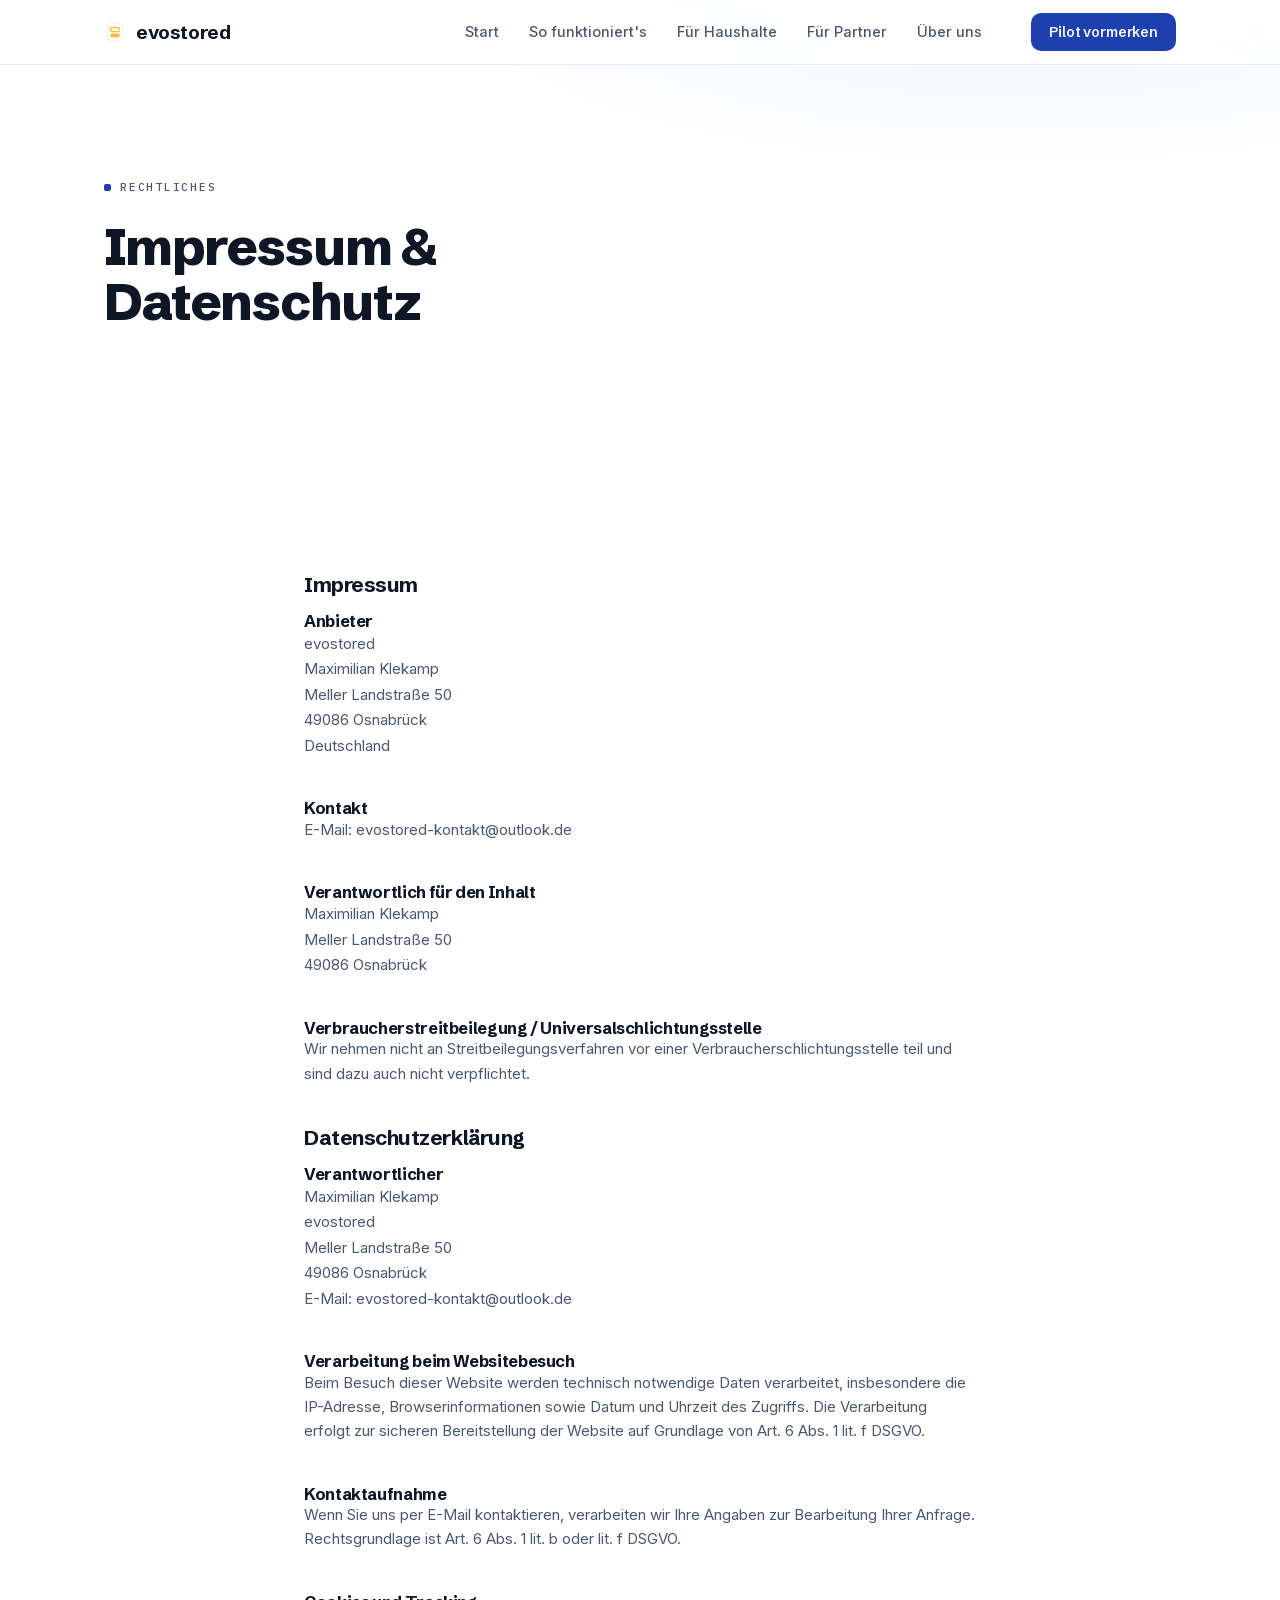
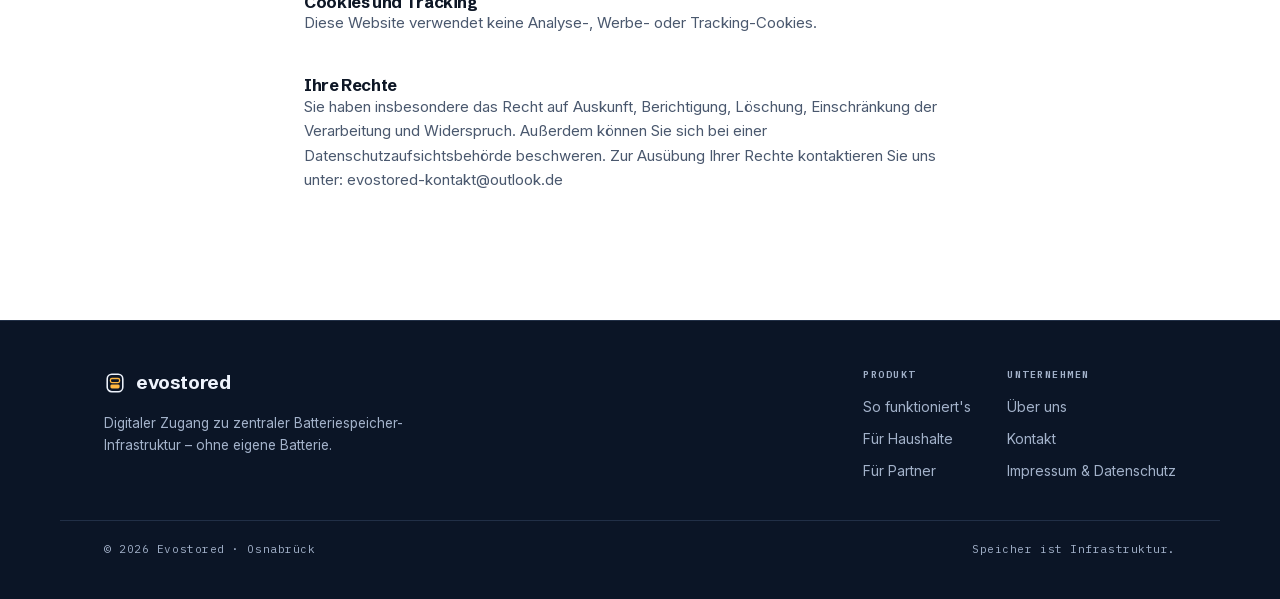
<file: Impressum.html>
<!DOCTYPE html>
<html lang="de">
<head>
  <meta charset="utf-8" />
  <meta name="viewport" content="width=device-width, initial-scale=1" />
  <title>Impressum &amp; Datenschutz – Evostored</title>
  <meta name="description" content="Impressum und Datenschutzerklärung von Evostored." />
  <meta name="robots" content="noindex, follow" />
  <link rel="icon" type="image/svg+xml" href="favicon.svg" />
  <link rel="stylesheet" href="styles.css" />
</head>
<body>

  <header class="site-nav">
    <div class="wrap nav-bar">
      <a class="brand" href="index.html" aria-label="Evostored – Startseite">
        <svg viewBox="0 0 24 24" aria-hidden="true">
          <rect x="3.5" y="2.5" width="17" height="19" rx="5" fill="none" stroke="#eef3fc" stroke-width="1.7"/>
          <rect x="7" y="13.5" width="10" height="4.4" rx="1.6" fill="#ffb840"/>
          <rect x="7" y="7.1" width="10" height="4.4" rx="1.6" fill="none" stroke="#ffb840" stroke-width="1.4"/>
        </svg>
        evostored
      </a>
      <nav class="nav-links" aria-label="Hauptnavigation">
        <a href="index.html">Start</a>
        <a href="index.html#so-funktionierts">So funktioniert's</a>
        <a href="kunden.html">Für Haushalte</a>
        <a href="partner.html">Für Partner</a>
        <a href="ueber-uns.html">Über uns</a>
      </nav>
      <a class="btn btn-primary nav-cta" href="kontakt.html">Pilot vormerken</a>
      <button class="nav-burger" aria-label="Menü öffnen" aria-expanded="false">
        <svg viewBox="0 0 20 20" fill="none" stroke="currentColor" stroke-width="1.8" stroke-linecap="round"><path d="M2.5 5.5h15M2.5 10h15M2.5 14.5h15"/></svg>
      </button>
    </div>
    <nav class="nav-drawer" aria-label="Mobile Navigation">
      <a href="index.html">Start</a>
      <a href="index.html#so-funktionierts">So funktioniert's</a>
      <a href="kunden.html">Für Haushalte</a>
      <a href="partner.html">Für Partner</a>
      <a href="ueber-uns.html">Über uns</a>
      <a href="kontakt.html">Kontakt</a>
      <a class="btn btn-primary drawer-cta" href="kontakt.html">Pilot vormerken</a>
    </nav>
  </header>

  <main>
    <section class="page-hero chapter-night">
      <div class="wrap">
        <span class="kicker">Rechtliches</span>
        <h1>Impressum &amp; Datenschutz</h1>
      </div>
    </section>

    <section class="chapter chapter-day on-day">
      <div class="wrap legal">
        <div>
          <h2>Impressum</h2>
          <h3 style="margin-top: 18px;">Anbieter</h3>
          <address>
            evostored<br />
            Maximilian Klekamp<br />
            Meller Landstraße 50<br />
            49086 Osnabrück<br />
            Deutschland
          </address>
        </div>
        <div>
          <h3>Kontakt</h3>
          <p>E-Mail: evostored-kontakt@outlook.de</p>
        </div>
        <div>
          <h3>Verantwortlich für den Inhalt</h3>
          <address>
            Maximilian Klekamp<br />
            Meller Landstraße 50<br />
            49086 Osnabrück
          </address>
        </div>
        <div>
          <h3>Verbraucherstreitbeilegung / Universalschlichtungsstelle</h3>
          <p>Wir nehmen nicht an Streitbeilegungsverfahren vor einer Verbraucherschlichtungsstelle teil und sind dazu auch nicht verpflichtet.</p>
        </div>

        <div>
          <h2>Datenschutzerklärung</h2>
          <h3 style="margin-top: 18px;">Verantwortlicher</h3>
          <address>
            Maximilian Klekamp<br />
            evostored<br />
            Meller Landstraße 50<br />
            49086 Osnabrück<br />
            E-Mail: evostored-kontakt@outlook.de
          </address>
        </div>
        <div>
          <h3>Verarbeitung beim Websitebesuch</h3>
          <p>Beim Besuch dieser Website werden technisch notwendige Daten verarbeitet, insbesondere die IP-Adresse, Browserinformationen sowie Datum und Uhrzeit des Zugriffs. Die Verarbeitung erfolgt zur sicheren Bereitstellung der Website auf Grundlage von Art. 6 Abs. 1 lit. f DSGVO.</p>
        </div>
        <div>
          <h3>Kontaktaufnahme</h3>
          <p>Wenn Sie uns per E-Mail kontaktieren, verarbeiten wir Ihre Angaben zur Bearbeitung Ihrer Anfrage. Rechtsgrundlage ist Art. 6 Abs. 1 lit. b oder lit. f DSGVO.</p>
        </div>
        <div>
          <h3>Cookies und Tracking</h3>
          <p>Diese Website verwendet keine Analyse-, Werbe- oder Tracking-Cookies.</p>
        </div>
        <div>
          <h3>Ihre Rechte</h3>
          <p>Sie haben insbesondere das Recht auf Auskunft, Berichtigung, Löschung, Einschränkung der Verarbeitung und Widerspruch. Außerdem können Sie sich bei einer Datenschutzaufsichtsbehörde beschweren. Zur Ausübung Ihrer Rechte kontaktieren Sie uns unter: evostored-kontakt@outlook.de</p>
        </div>
      </div>
    </section>
  </main>

  <footer class="site-footer">
    <div class="wrap footer-grid">
      <div class="footer-brand">
        <a class="brand" href="index.html">
          <svg viewBox="0 0 24 24" aria-hidden="true">
            <rect x="3.5" y="2.5" width="17" height="19" rx="5" fill="none" stroke="#eef3fc" stroke-width="1.7"/>
            <rect x="7" y="13.5" width="10" height="4.4" rx="1.6" fill="#ffb840"/>
            <rect x="7" y="7.1" width="10" height="4.4" rx="1.6" fill="none" stroke="#ffb840" stroke-width="1.4"/>
          </svg>
          evostored
        </a>
        <p>Digitaler Zugang zu zentraler Batteriespeicher-Infrastruktur – ohne eigene Batterie.</p>
      </div>
      <div class="footer-col">
        <strong>Produkt</strong>
        <a href="index.html#so-funktionierts">So funktioniert's</a>
        <a href="kunden.html">Für Haushalte</a>
        <a href="partner.html">Für Partner</a>
      </div>
      <div class="footer-col">
        <strong>Unternehmen</strong>
        <a href="ueber-uns.html">Über uns</a>
        <a href="kontakt.html">Kontakt</a>
        <a href="Impressum.html">Impressum &amp; Datenschutz</a>
      </div>
    </div>
    <div class="wrap footer-base">
      <span>© 2026 Evostored · Osnabrück</span>
      <span>Speicher ist Infrastruktur.</span>
    </div>
  </footer>

  <script src="app.js" defer></script>
</body>
</html>
</file>
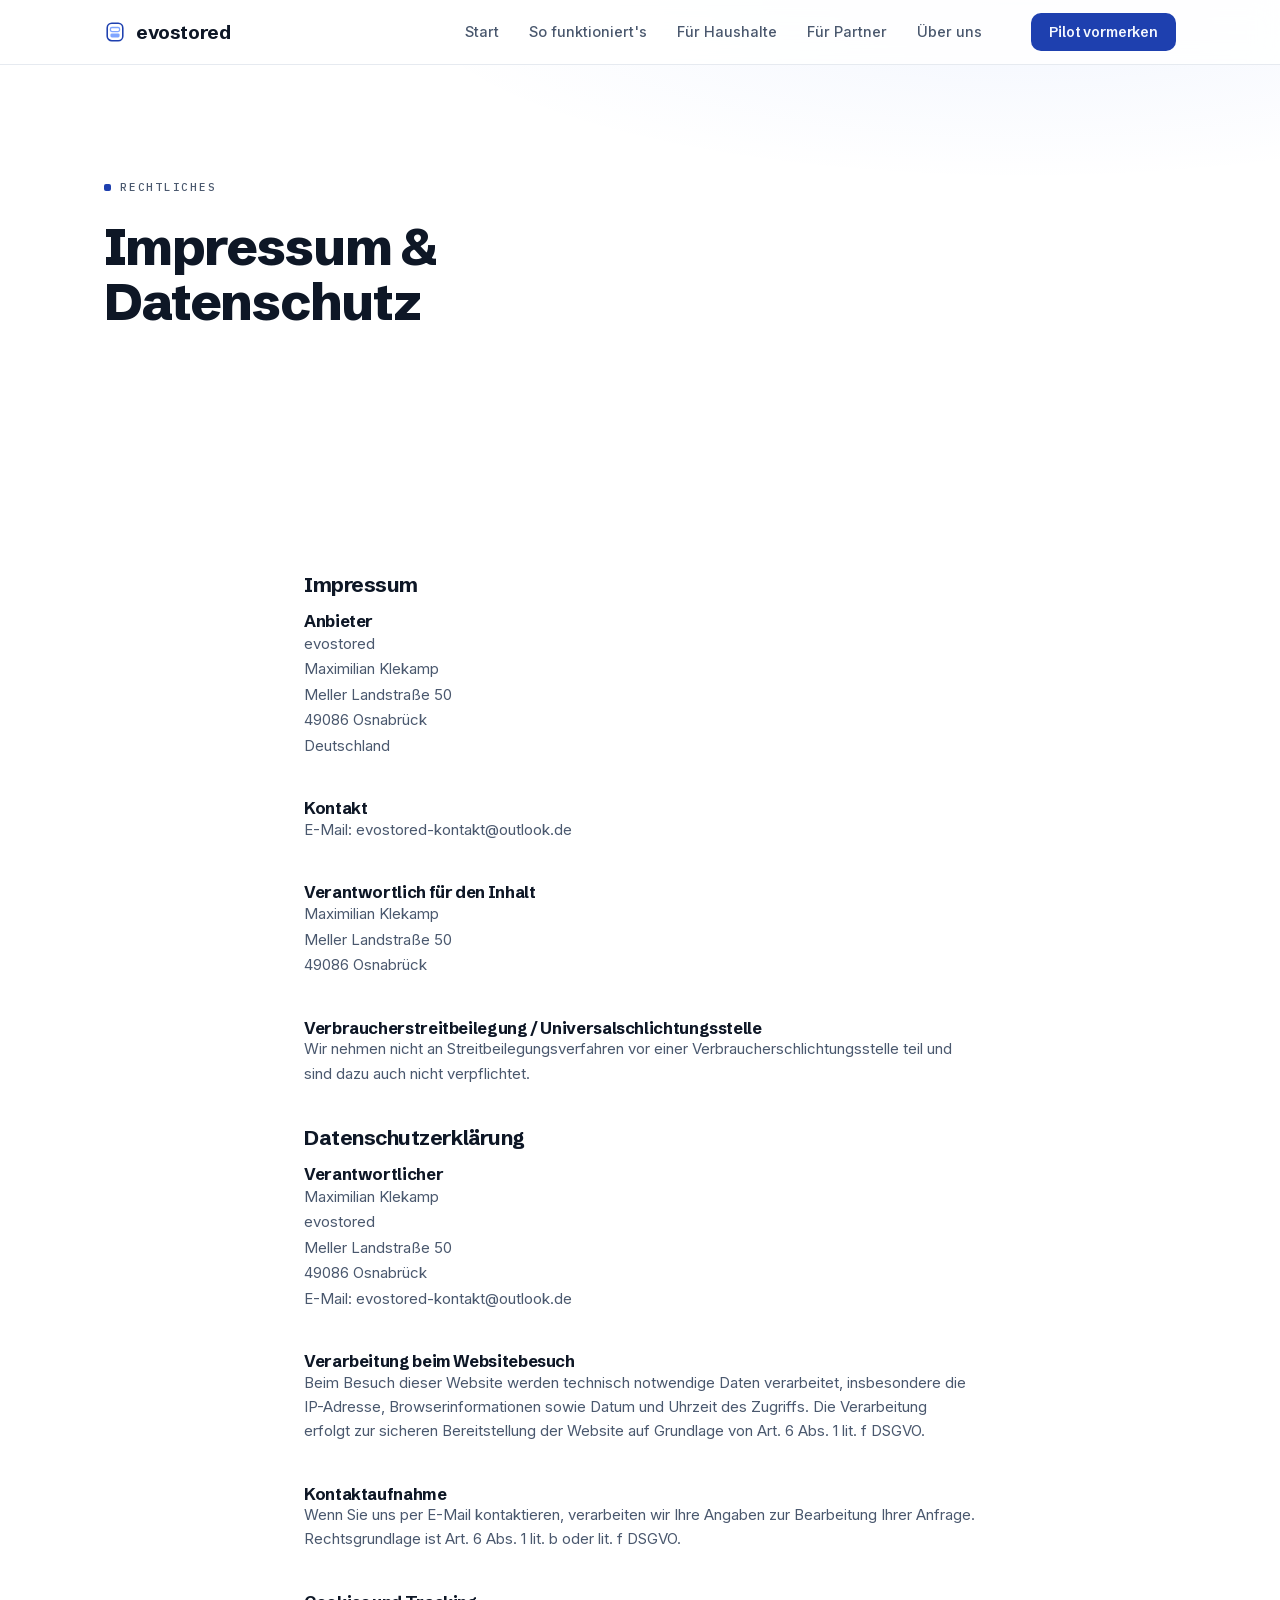
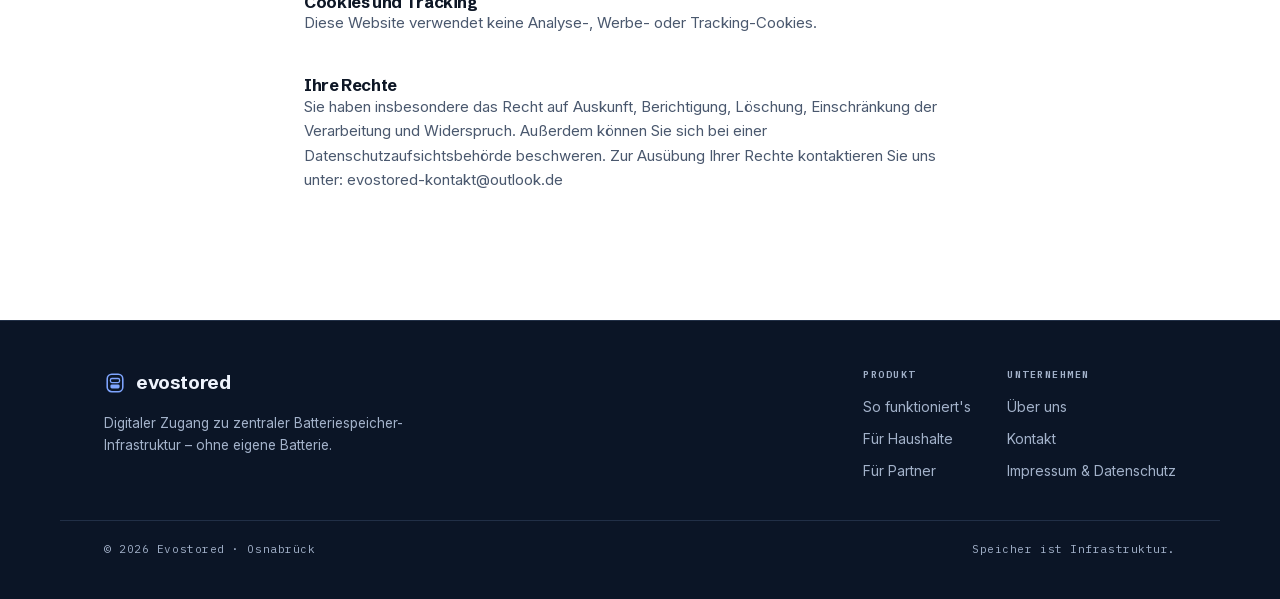
<file: impressum.html>
<!DOCTYPE html>
<html lang="de">
<head>
  <meta charset="utf-8" />
  <meta name="viewport" content="width=device-width, initial-scale=1" />
  <title>Impressum &amp; Datenschutz – Evostored</title>
  <meta name="description" content="Impressum und Datenschutzerklärung von Evostored." />
  <meta name="robots" content="noindex, follow" />
  <link rel="icon" type="image/svg+xml" href="favicon.svg" />
  <script>document.documentElement.classList.add("js");</script>
  <link rel="stylesheet" href="styles.css" />
</head>
<body>

  <header class="site-nav">
    <div class="wrap nav-bar">
      <a class="brand" href="index.html" aria-label="Evostored – Startseite">
        <svg viewBox="0 0 24 24" aria-hidden="true">
          <rect x="3.5" y="2.5" width="17" height="19" rx="5" fill="none" stroke="#1e40af" stroke-width="1.7"/>
          <rect x="7" y="13.5" width="10" height="4.4" rx="1.6" fill="#7fa5ff"/>
          <rect x="7" y="7.1" width="10" height="4.4" rx="1.6" fill="none" stroke="#7fa5ff" stroke-width="1.4"/>
        </svg>
        evostored
      </a>
      <nav class="nav-links" aria-label="Hauptnavigation">
        <a href="index.html">Start</a>
        <a href="index.html#so-funktionierts">So funktioniert's</a>
        <a href="kunden.html">Für Haushalte</a>
        <a href="partner.html">Für Partner</a>
        <a href="ueber-uns.html">Über uns</a>
      </nav>
      <a class="btn btn-primary nav-cta" href="kontakt.html">Pilot vormerken</a>
      <button class="nav-burger" aria-label="Menü öffnen" aria-expanded="false">
        <svg viewBox="0 0 20 20" fill="none" stroke="currentColor" stroke-width="1.8" stroke-linecap="round"><path d="M2.5 5.5h15M2.5 10h15M2.5 14.5h15"/></svg>
      </button>
    </div>
    <nav class="nav-drawer" aria-label="Mobile Navigation">
      <a href="index.html">Start</a>
      <a href="index.html#so-funktionierts">So funktioniert's</a>
      <a href="kunden.html">Für Haushalte</a>
      <a href="partner.html">Für Partner</a>
      <a href="ueber-uns.html">Über uns</a>
      <a href="kontakt.html">Kontakt</a>
      <a class="btn btn-primary drawer-cta" href="kontakt.html">Pilot vormerken</a>
    </nav>
  </header>

  <main>
    <section class="page-hero">
      <div class="wrap">
        <span class="kicker">Rechtliches</span>
        <h1>Impressum &amp; Datenschutz</h1>
      </div>
    </section>

    <section class="chapter">
      <div class="wrap legal">
        <div>
          <h2>Impressum</h2>
          <h3 style="margin-top: 18px;">Anbieter</h3>
          <address>
            evostored<br />
            Maximilian Klekamp<br />
            Meller Landstraße 50<br />
            49086 Osnabrück<br />
            Deutschland
          </address>
        </div>
        <div>
          <h3>Kontakt</h3>
          <p>E-Mail: evostored-kontakt@outlook.de</p>
        </div>
        <div>
          <h3>Verantwortlich für den Inhalt</h3>
          <address>
            Maximilian Klekamp<br />
            Meller Landstraße 50<br />
            49086 Osnabrück
          </address>
        </div>
        <div>
          <h3>Verbraucherstreitbeilegung / Universalschlichtungsstelle</h3>
          <p>Wir nehmen nicht an Streitbeilegungsverfahren vor einer Verbraucherschlichtungsstelle teil und sind dazu auch nicht verpflichtet.</p>
        </div>

        <div>
          <h2>Datenschutzerklärung</h2>
          <h3 style="margin-top: 18px;">Verantwortlicher</h3>
          <address>
            Maximilian Klekamp<br />
            evostored<br />
            Meller Landstraße 50<br />
            49086 Osnabrück<br />
            E-Mail: evostored-kontakt@outlook.de
          </address>
        </div>
        <div>
          <h3>Verarbeitung beim Websitebesuch</h3>
          <p>Beim Besuch dieser Website werden technisch notwendige Daten verarbeitet, insbesondere die IP-Adresse, Browserinformationen sowie Datum und Uhrzeit des Zugriffs. Die Verarbeitung erfolgt zur sicheren Bereitstellung der Website auf Grundlage von Art. 6 Abs. 1 lit. f DSGVO.</p>
        </div>
        <div>
          <h3>Kontaktaufnahme</h3>
          <p>Wenn Sie uns per E-Mail kontaktieren, verarbeiten wir Ihre Angaben zur Bearbeitung Ihrer Anfrage. Rechtsgrundlage ist Art. 6 Abs. 1 lit. b oder lit. f DSGVO.</p>
        </div>
        <div>
          <h3>Cookies und Tracking</h3>
          <p>Diese Website verwendet keine Analyse-, Werbe- oder Tracking-Cookies.</p>
        </div>
        <div>
          <h3>Ihre Rechte</h3>
          <p>Sie haben insbesondere das Recht auf Auskunft, Berichtigung, Löschung, Einschränkung der Verarbeitung und Widerspruch. Außerdem können Sie sich bei einer Datenschutzaufsichtsbehörde beschweren. Zur Ausübung Ihrer Rechte kontaktieren Sie uns unter: evostored-kontakt@outlook.de</p>
        </div>
      </div>
    </section>
  </main>

  <footer class="site-footer">
    <div class="wrap footer-grid">
      <div class="footer-brand">
        <a class="brand" href="index.html">
          <svg viewBox="0 0 24 24" aria-hidden="true">
            <rect x="3.5" y="2.5" width="17" height="19" rx="5" fill="none" stroke="#7fa5ff" stroke-width="1.7"/>
            <rect x="7" y="13.5" width="10" height="4.4" rx="1.6" fill="#7fa5ff"/>
            <rect x="7" y="7.1" width="10" height="4.4" rx="1.6" fill="none" stroke="#7fa5ff" stroke-width="1.4"/>
          </svg>
          evostored
        </a>
        <p>Digitaler Zugang zu zentraler Batteriespeicher-Infrastruktur – ohne eigene Batterie.</p>
      </div>
      <div class="footer-col">
        <strong>Produkt</strong>
        <a href="index.html#so-funktionierts">So funktioniert's</a>
        <a href="kunden.html">Für Haushalte</a>
        <a href="partner.html">Für Partner</a>
      </div>
      <div class="footer-col">
        <strong>Unternehmen</strong>
        <a href="ueber-uns.html">Über uns</a>
        <a href="kontakt.html">Kontakt</a>
        <a href="impressum.html">Impressum &amp; Datenschutz</a>
      </div>
    </div>
    <div class="wrap footer-base">
      <span>© 2026 Evostored · Osnabrück</span>
      <span>Speicher ist Infrastruktur.</span>
    </div>
  </footer>

  <script src="app.js" defer></script>
</body>
</html>
</file>
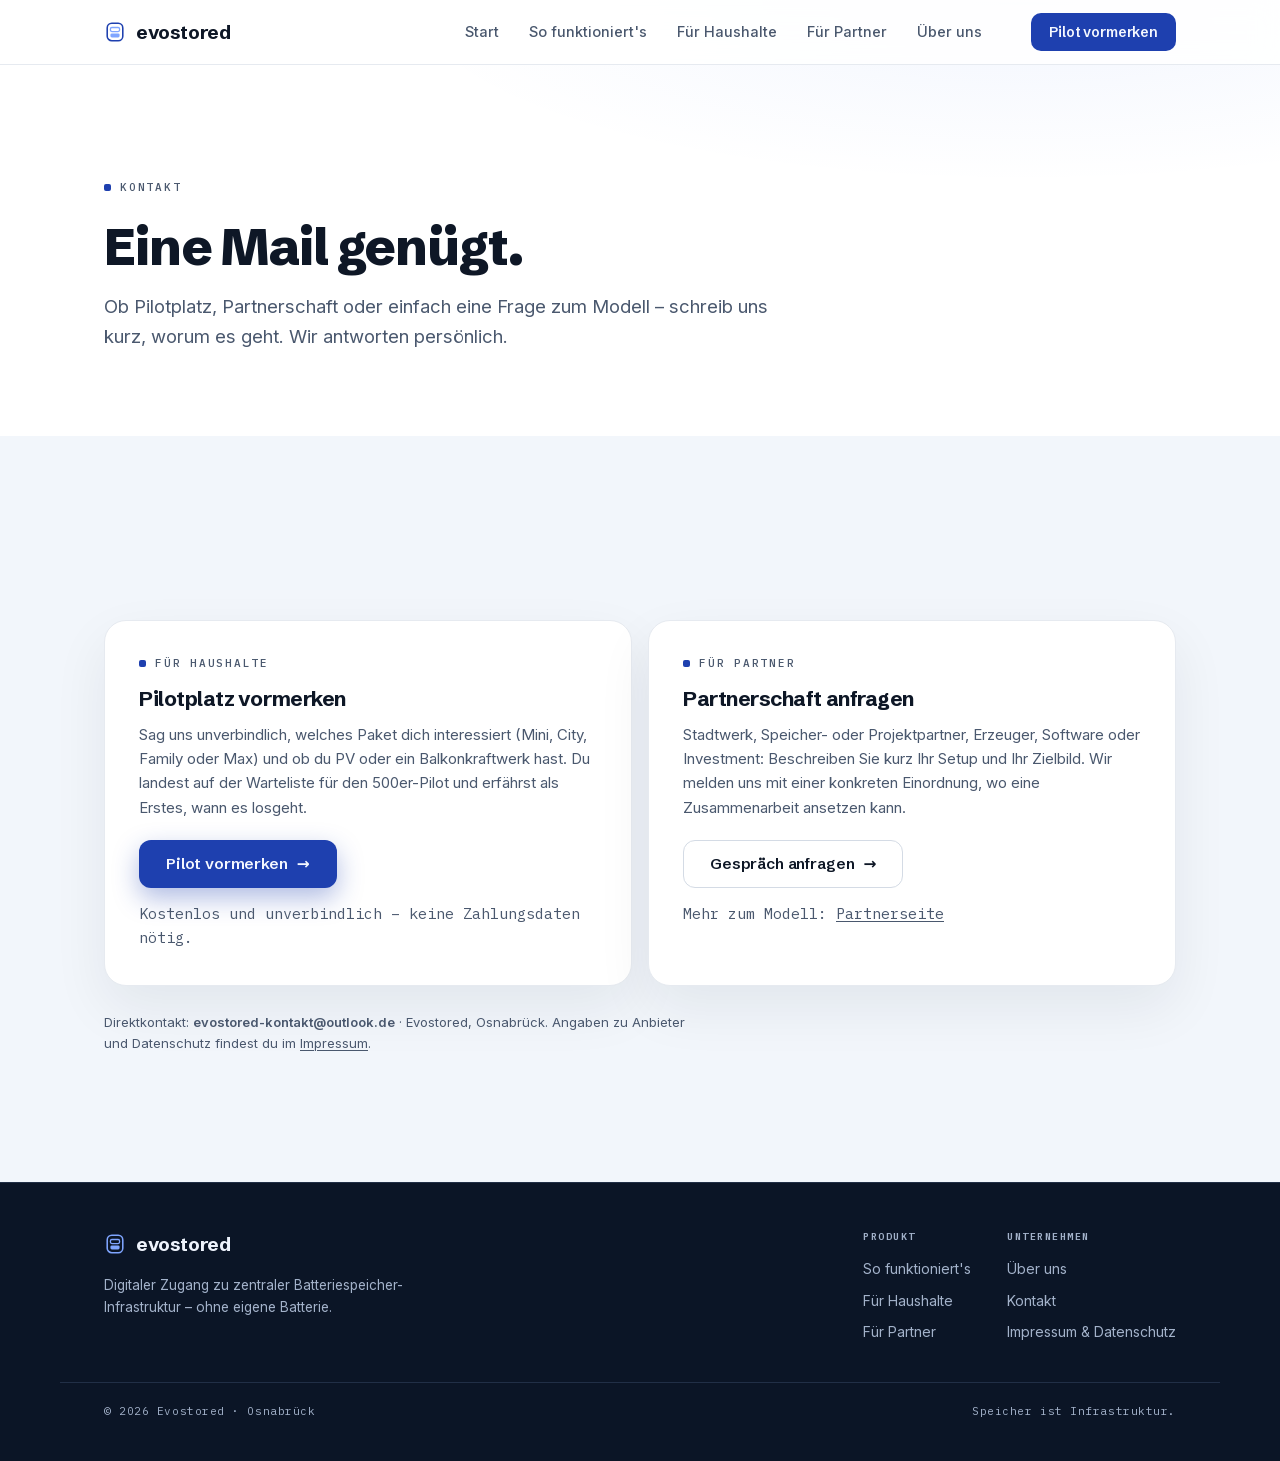
<file: kontakt.html>
<!DOCTYPE html>
<html lang="de">
<head>
  <meta charset="utf-8" />
  <meta name="viewport" content="width=device-width, initial-scale=1" />
  <title>Kontakt – Evostored</title>
  <meta name="description" content="Pilotplatz vormerken oder Partnerschaft anfragen: Kontakt zu Evostored aus Osnabrück – digitaler Speicherzugang ohne eigene Batterie." />
  <link rel="icon" type="image/svg+xml" href="favicon.svg" />
  <link rel="canonical" href="https://www.evostored.de/kontakt.html" />
  <meta property="og:title" content="Kontakt – Evostored" />
  <meta property="og:description" content="Pilotplatz vormerken oder Partnerschaft anfragen: Kontakt zu Evostored aus Osnabrück." />
  <meta property="og:type" content="website" />
  <meta property="og:url" content="https://www.evostored.de/kontakt.html" />
  <script>document.documentElement.classList.add("js");</script>
  <link rel="stylesheet" href="styles.css" />
</head>
<body>

  <header class="site-nav">
    <div class="wrap nav-bar">
      <a class="brand" href="index.html" aria-label="Evostored – Startseite">
        <svg viewBox="0 0 24 24" aria-hidden="true">
          <rect x="3.5" y="2.5" width="17" height="19" rx="5" fill="none" stroke="#1e40af" stroke-width="1.7"/>
          <rect x="7" y="13.5" width="10" height="4.4" rx="1.6" fill="#7fa5ff"/>
          <rect x="7" y="7.1" width="10" height="4.4" rx="1.6" fill="none" stroke="#7fa5ff" stroke-width="1.4"/>
        </svg>
        evostored
      </a>
      <nav class="nav-links" aria-label="Hauptnavigation">
        <a href="index.html">Start</a>
        <a href="index.html#so-funktionierts">So funktioniert's</a>
        <a href="kunden.html">Für Haushalte</a>
        <a href="partner.html">Für Partner</a>
        <a href="ueber-uns.html">Über uns</a>
      </nav>
      <a class="btn btn-primary nav-cta" href="kontakt.html">Pilot vormerken</a>
      <button class="nav-burger" aria-label="Menü öffnen" aria-expanded="false">
        <svg viewBox="0 0 20 20" fill="none" stroke="currentColor" stroke-width="1.8" stroke-linecap="round"><path d="M2.5 5.5h15M2.5 10h15M2.5 14.5h15"/></svg>
      </button>
    </div>
    <nav class="nav-drawer" aria-label="Mobile Navigation">
      <a href="index.html">Start</a>
      <a href="index.html#so-funktionierts">So funktioniert's</a>
      <a href="kunden.html">Für Haushalte</a>
      <a href="partner.html">Für Partner</a>
      <a href="ueber-uns.html">Über uns</a>
      <a href="kontakt.html">Kontakt</a>
      <a class="btn btn-primary drawer-cta" href="kontakt.html">Pilot vormerken</a>
    </nav>
  </header>

  <main>
    <section class="page-hero">
      <div class="wrap">
        <span class="kicker">Kontakt</span>
        <h1>Eine Mail genügt.</h1>
        <p>Ob Pilotplatz, Partnerschaft oder einfach eine Frage zum Modell – schreib uns kurz, worum es geht. Wir antworten persönlich.</p>
      </div>
    </section>

    <section class="chapter chapter-alt">
      <div class="wrap">
        <div class="contact-grid">
          <article class="contact-card rv">
            <span class="kicker">Für Haushalte</span>
            <h3>Pilotplatz vormerken</h3>
            <p>Sag uns unverbindlich, welches Paket dich interessiert (Mini, City, Family oder Max) und ob du PV oder ein Balkonkraftwerk hast. Du landest auf der Warteliste für den 500er-Pilot und erfährst als Erstes, wann es losgeht.</p>
            <a class="btn btn-primary btn-arrow" href="mailto:evostored-kontakt@outlook.de?subject=Pilot%20vormerken&body=Hallo%20Evostored-Team%2C%0A%0Aich%20m%C3%B6chte%20mich%20f%C3%BCr%20den%20Pilot%20vormerken.%0A%0APaketwunsch%20(Mini%2FCity%2FFamily%2FMax)%3A%20%0AWohnsituation%20(Miete%2FEigentum)%3A%20%0APV%20oder%20Balkonkraftwerk%20vorhanden%3A%20%0A%0AViele%20Gr%C3%BC%C3%9Fe">Pilot vormerken</a>
            <p class="contact-mailrow">Kostenlos und unverbindlich – keine Zahlungsdaten nötig.</p>
          </article>

          <article class="contact-card rv rv-2">
            <span class="kicker">Für Partner</span>
            <h3>Partnerschaft anfragen</h3>
            <p>Stadtwerk, Speicher- oder Projektpartner, Erzeuger, Software oder Investment: Beschreiben Sie kurz Ihr Setup und Ihr Zielbild. Wir melden uns mit einer konkreten Einordnung, wo eine Zusammenarbeit ansetzen kann.</p>
            <a class="btn btn-ghost btn-arrow" href="mailto:evostored-kontakt@outlook.de?subject=Partnerschaft%20Evostored">Gespräch anfragen</a>
            <p class="contact-mailrow">Mehr zum Modell: <a href="partner.html" class="text-link">Partnerseite</a></p>
          </article>
        </div>

        <p class="packs-note rv rv-3" style="margin-top: 26px;">Direktkontakt: <strong>evostored-kontakt@outlook.de</strong> · Evostored, Osnabrück. Angaben zu Anbieter und Datenschutz findest du im <a href="impressum.html" class="text-link">Impressum</a>.</p>
      </div>
    </section>
  </main>

  <footer class="site-footer">
    <div class="wrap footer-grid">
      <div class="footer-brand">
        <a class="brand" href="index.html">
          <svg viewBox="0 0 24 24" aria-hidden="true">
            <rect x="3.5" y="2.5" width="17" height="19" rx="5" fill="none" stroke="#7fa5ff" stroke-width="1.7"/>
            <rect x="7" y="13.5" width="10" height="4.4" rx="1.6" fill="#7fa5ff"/>
            <rect x="7" y="7.1" width="10" height="4.4" rx="1.6" fill="none" stroke="#7fa5ff" stroke-width="1.4"/>
          </svg>
          evostored
        </a>
        <p>Digitaler Zugang zu zentraler Batteriespeicher-Infrastruktur – ohne eigene Batterie.</p>
      </div>
      <div class="footer-col">
        <strong>Produkt</strong>
        <a href="index.html#so-funktionierts">So funktioniert's</a>
        <a href="kunden.html">Für Haushalte</a>
        <a href="partner.html">Für Partner</a>
      </div>
      <div class="footer-col">
        <strong>Unternehmen</strong>
        <a href="ueber-uns.html">Über uns</a>
        <a href="kontakt.html">Kontakt</a>
        <a href="impressum.html">Impressum &amp; Datenschutz</a>
      </div>
    </div>
    <div class="wrap footer-base">
      <span>© 2026 Evostored · Osnabrück</span>
      <span>Speicher ist Infrastruktur.</span>
    </div>
  </footer>

  <script src="app.js" defer></script>
</body>
</html>
</file>
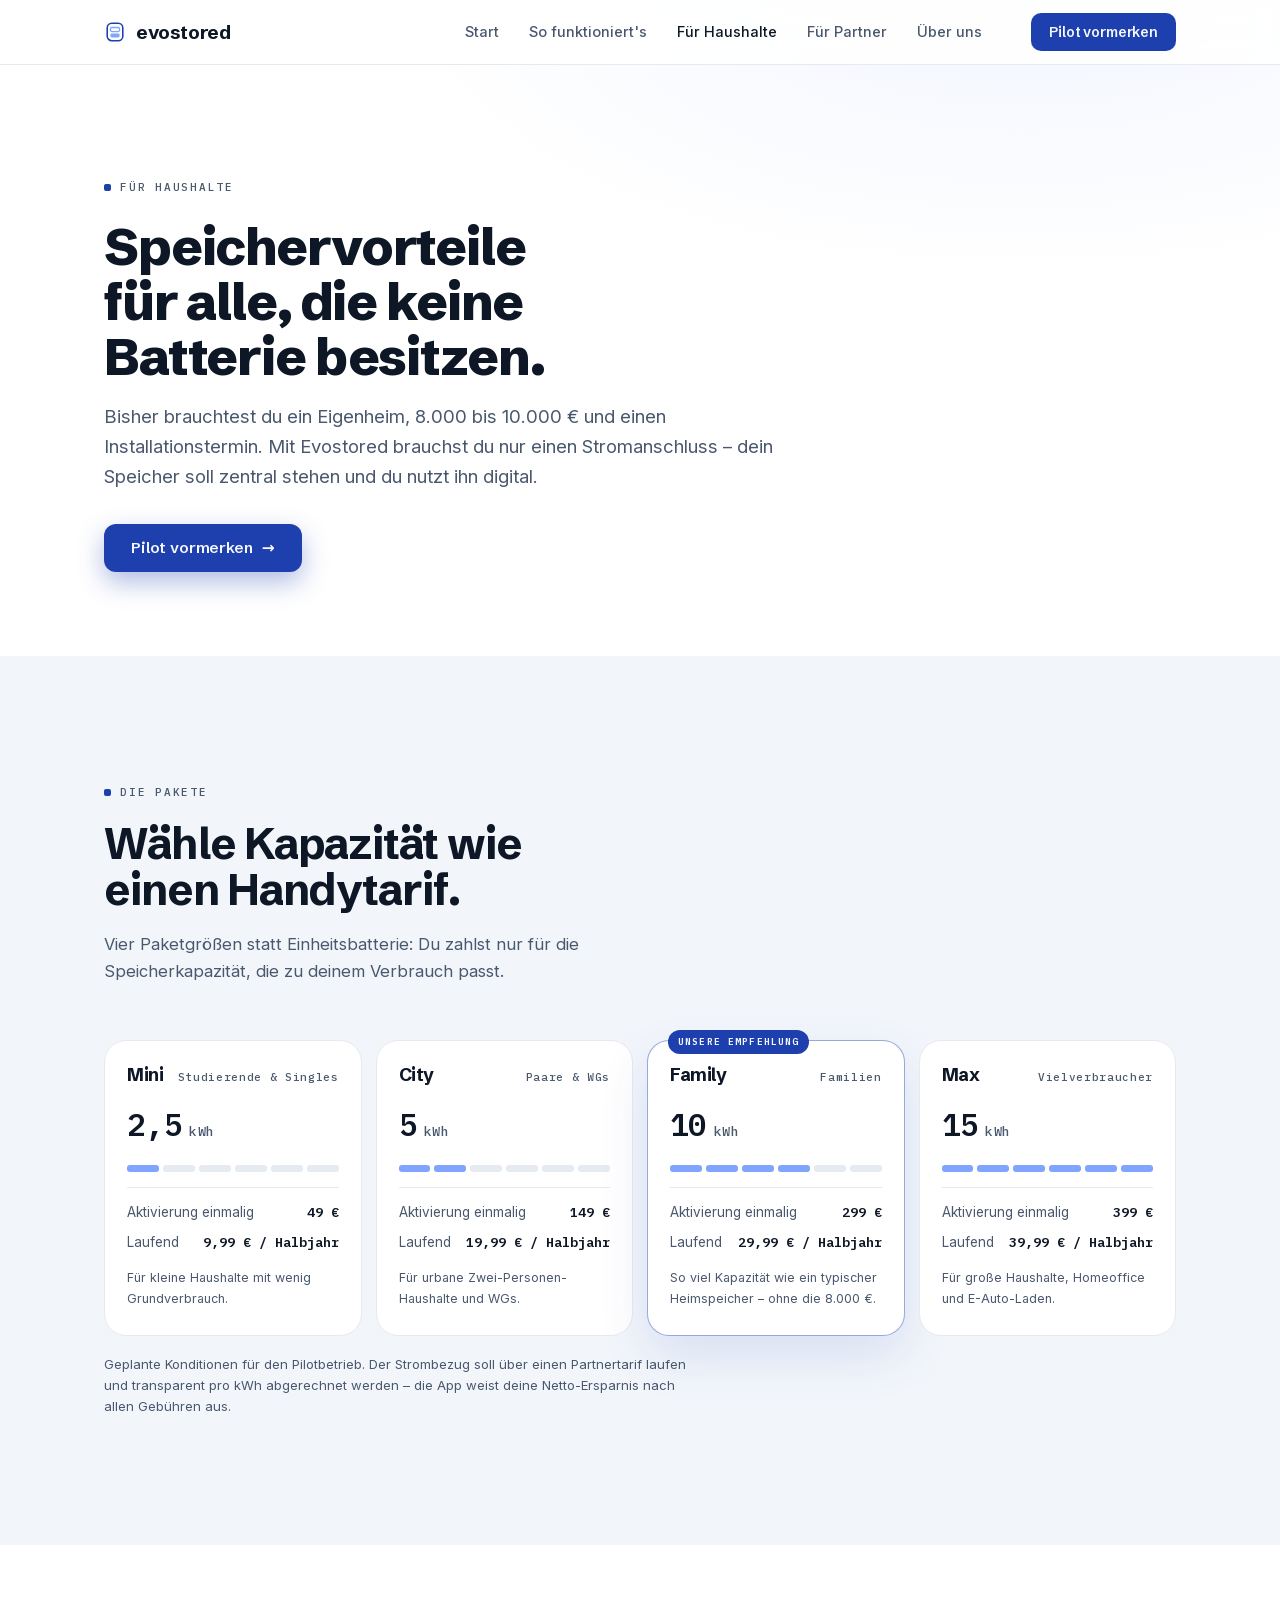
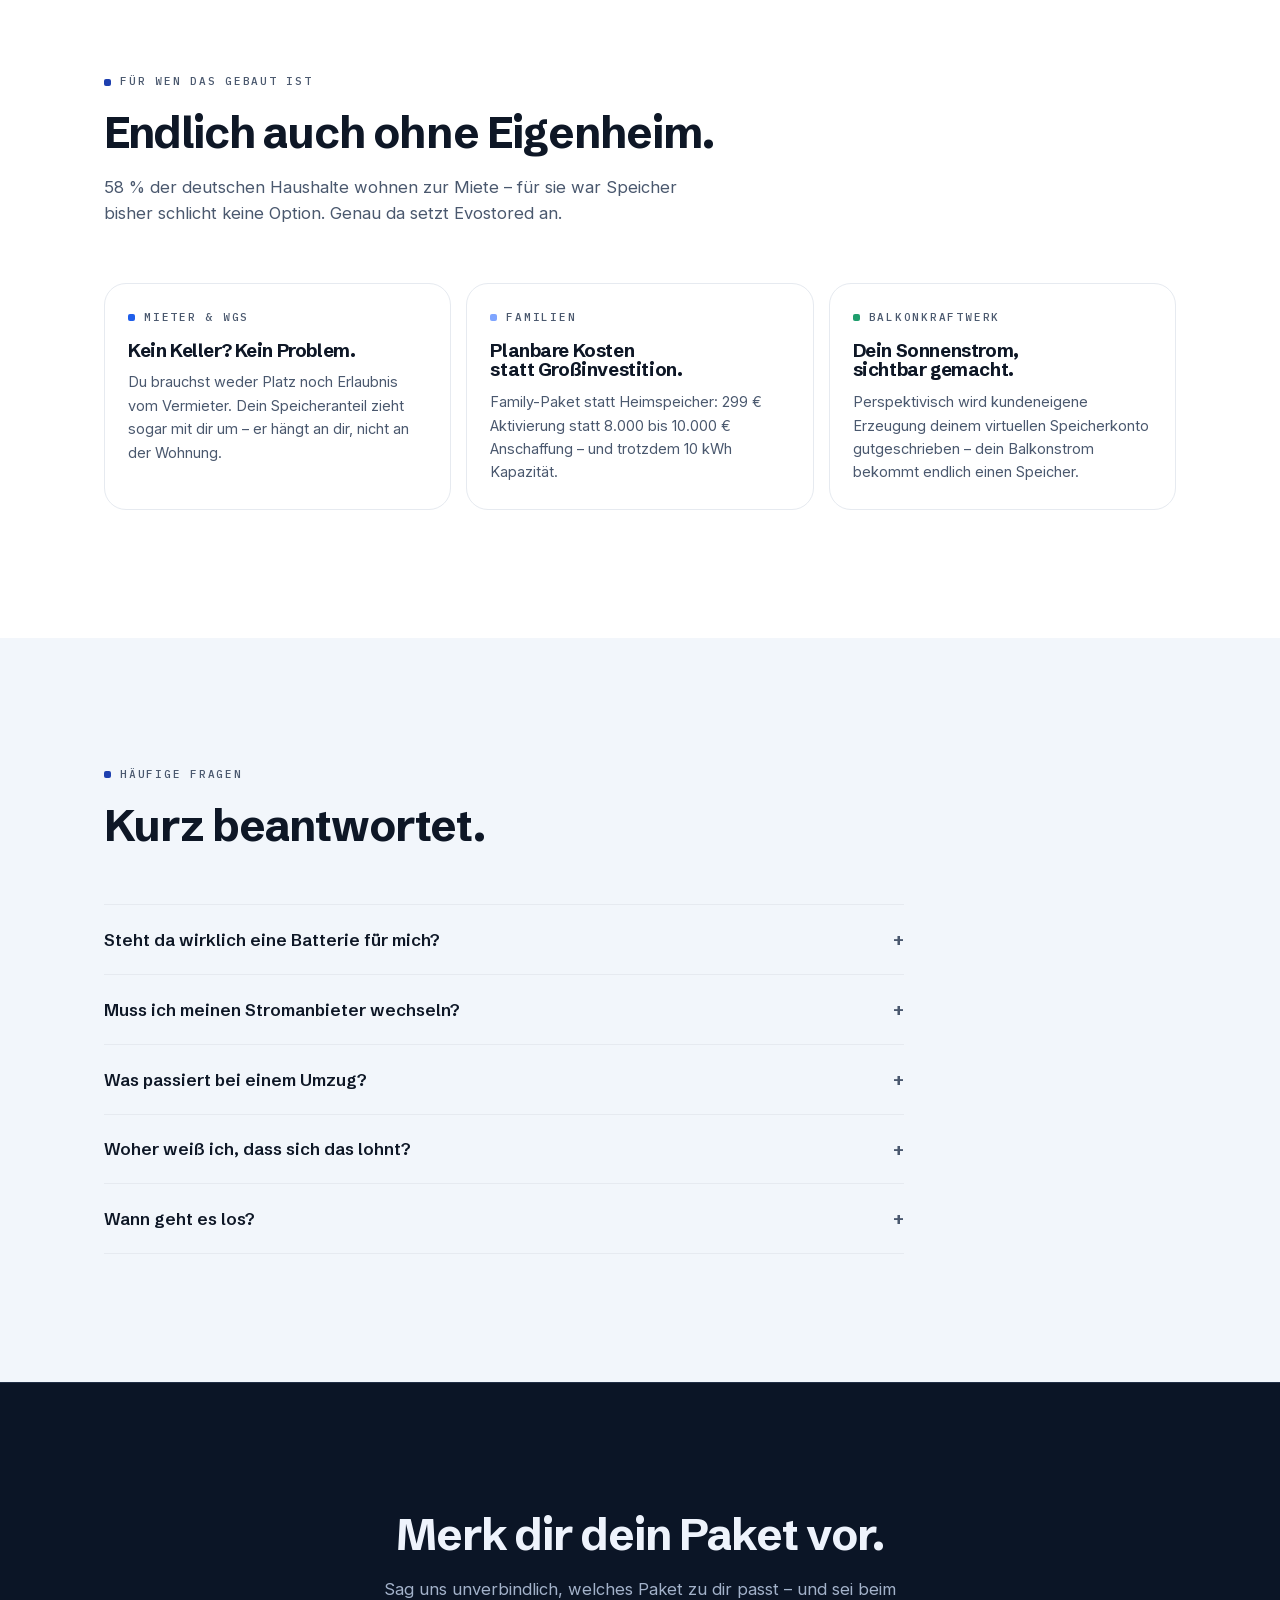
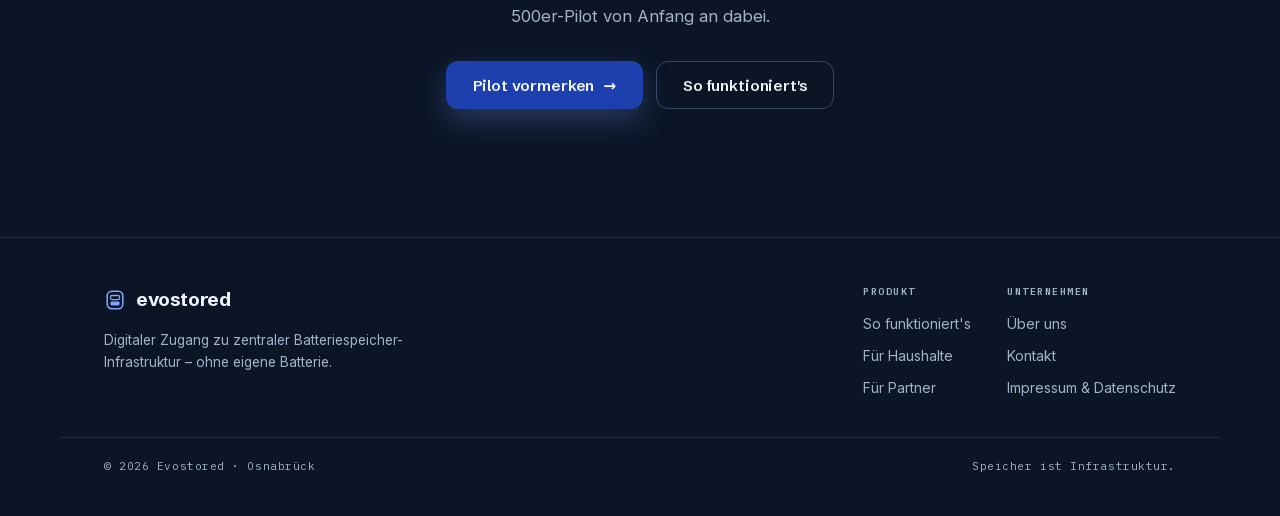
<file: kunden.html>
<!DOCTYPE html>
<html lang="de">
<head>
  <meta charset="utf-8" />
  <meta name="viewport" content="width=device-width, initial-scale=1" />
  <title>Für Haushalte – Evostored</title>
  <meta name="description" content="Digitale Speicherpakete von 2,5 bis 15 kWh – ohne eigene Batterie, ohne Installation. Für Mieter, WGs, Familien und Balkonkraftwerk-Haushalte." />
  <link rel="icon" type="image/svg+xml" href="favicon.svg" />
  <link rel="canonical" href="https://www.evostored.de/kunden.html" />
  <meta property="og:title" content="Für Haushalte – Evostored" />
  <meta property="og:description" content="Digitale Speicherpakete von 2,5 bis 15 kWh – ohne eigene Batterie, ohne Installation. Für Mieter, WGs, Familien und Balkonkraftwerk-Haushalte." />
  <meta property="og:type" content="website" />
  <meta property="og:url" content="https://www.evostored.de/kunden.html" />
  <script>document.documentElement.classList.add("js");</script>
  <link rel="stylesheet" href="styles.css" />
</head>
<body>

  <header class="site-nav">
    <div class="wrap nav-bar">
      <a class="brand" href="index.html" aria-label="Evostored – Startseite">
        <svg viewBox="0 0 24 24" aria-hidden="true">
          <rect x="3.5" y="2.5" width="17" height="19" rx="5" fill="none" stroke="#1e40af" stroke-width="1.7"/>
          <rect x="7" y="13.5" width="10" height="4.4" rx="1.6" fill="#7fa5ff"/>
          <rect x="7" y="7.1" width="10" height="4.4" rx="1.6" fill="none" stroke="#7fa5ff" stroke-width="1.4"/>
        </svg>
        evostored
      </a>
      <nav class="nav-links" aria-label="Hauptnavigation">
        <a href="index.html">Start</a>
        <a href="index.html#so-funktionierts">So funktioniert's</a>
        <a class="active" href="kunden.html">Für Haushalte</a>
        <a href="partner.html">Für Partner</a>
        <a href="ueber-uns.html">Über uns</a>
      </nav>
      <a class="btn btn-primary nav-cta" href="kontakt.html">Pilot vormerken</a>
      <button class="nav-burger" aria-label="Menü öffnen" aria-expanded="false">
        <svg viewBox="0 0 20 20" fill="none" stroke="currentColor" stroke-width="1.8" stroke-linecap="round"><path d="M2.5 5.5h15M2.5 10h15M2.5 14.5h15"/></svg>
      </button>
    </div>
    <nav class="nav-drawer" aria-label="Mobile Navigation">
      <a href="index.html">Start</a>
      <a href="index.html#so-funktionierts">So funktioniert's</a>
      <a href="kunden.html">Für Haushalte</a>
      <a href="partner.html">Für Partner</a>
      <a href="ueber-uns.html">Über uns</a>
      <a href="kontakt.html">Kontakt</a>
      <a class="btn btn-primary drawer-cta" href="kontakt.html">Pilot vormerken</a>
    </nav>
  </header>

  <main>
    <section class="page-hero">
      <div class="wrap">
        <span class="kicker">Für Haushalte</span>
        <h1>Speichervorteile für alle, die keine Batterie besitzen.</h1>
        <p>Bisher brauchtest du ein Eigenheim, 8.000 bis 10.000&nbsp;€ und einen Installationstermin. Mit Evostored brauchst du nur einen Stromanschluss – dein Speicher soll zentral stehen und du nutzt ihn digital.</p>
        <div class="hero-actions">
          <a class="btn btn-primary btn-arrow" href="kontakt.html">Pilot vormerken</a>
        </div>
      </div>
    </section>

    <section class="chapter chapter-alt">
      <div class="wrap">
        <div class="section-head rv">
          <span class="kicker">Die Pakete</span>
          <h2>Wähle Kapazität wie einen Handytarif.</h2>
          <p>Vier Paketgrößen statt Einheitsbatterie: Du zahlst nur für die Speicherkapazität, die zu deinem Verbrauch passt.</p>
        </div>

        <div class="packs-grid">
          <article class="pack rv">
            <h3>Mini <small>Studierende &amp; Singles</small></h3>
            <div class="pack-cap"><strong>2,5</strong><span class="unit">kWh</span></div>
            <div class="pack-cells"><i class="f"></i><i></i><i></i><i></i><i></i><i></i></div>
            <div class="pack-rows">
              <div class="pack-row"><span>Aktivierung einmalig</span><strong>49 €</strong></div>
              <div class="pack-row"><span>Laufend</span><strong>9,99 € / Halbjahr</strong></div>
            </div>
            <p class="pack-fit">Für kleine Haushalte mit wenig Grundverbrauch.</p>
          </article>

          <article class="pack rv rv-2">
            <h3>City <small>Paare &amp; WGs</small></h3>
            <div class="pack-cap"><strong>5</strong><span class="unit">kWh</span></div>
            <div class="pack-cells"><i class="f"></i><i class="f"></i><i></i><i></i><i></i><i></i></div>
            <div class="pack-rows">
              <div class="pack-row"><span>Aktivierung einmalig</span><strong>149 €</strong></div>
              <div class="pack-row"><span>Laufend</span><strong>19,99 € / Halbjahr</strong></div>
            </div>
            <p class="pack-fit">Für urbane Zwei-Personen-Haushalte und WGs.</p>
          </article>

          <article class="pack is-featured rv rv-3">
            <span class="pack-flag">Unsere Empfehlung</span>
            <h3>Family <small>Familien</small></h3>
            <div class="pack-cap"><strong>10</strong><span class="unit">kWh</span></div>
            <div class="pack-cells"><i class="f"></i><i class="f"></i><i class="f"></i><i class="f"></i><i></i><i></i></div>
            <div class="pack-rows">
              <div class="pack-row"><span>Aktivierung einmalig</span><strong>299 €</strong></div>
              <div class="pack-row"><span>Laufend</span><strong>29,99 € / Halbjahr</strong></div>
            </div>
            <p class="pack-fit">So viel Kapazität wie ein typischer Heimspeicher – ohne die 8.000&nbsp;€.</p>
          </article>

          <article class="pack rv rv-4">
            <h3>Max <small>Vielverbraucher</small></h3>
            <div class="pack-cap"><strong>15</strong><span class="unit">kWh</span></div>
            <div class="pack-cells"><i class="f"></i><i class="f"></i><i class="f"></i><i class="f"></i><i class="f"></i><i class="f"></i></div>
            <div class="pack-rows">
              <div class="pack-row"><span>Aktivierung einmalig</span><strong>399 €</strong></div>
              <div class="pack-row"><span>Laufend</span><strong>39,99 € / Halbjahr</strong></div>
            </div>
            <p class="pack-fit">Für große Haushalte, Homeoffice und E-Auto-Laden.</p>
          </article>
        </div>
        <p class="packs-note">Geplante Konditionen für den Pilotbetrieb. Der Strombezug soll über einen Partnertarif laufen und transparent pro kWh abgerechnet werden – die App weist deine Netto-Ersparnis nach allen Gebühren aus.</p>
      </div>
    </section>

    <section class="chapter">
      <div class="wrap">
        <div class="section-head rv">
          <span class="kicker">Für wen das gebaut ist</span>
          <h2>Endlich auch ohne Eigenheim.</h2>
          <p>58&nbsp;% der deutschen Haushalte wohnen zur Miete – für sie war Speicher bisher schlicht keine Option. Genau da setzt Evostored an.</p>
        </div>
        <div class="cards-3">
          <article class="info-card rv">
            <span class="kicker k-blue">Mieter &amp; WGs</span>
            <h3>Kein Keller? Kein Problem.</h3>
            <p>Du brauchst weder Platz noch Erlaubnis vom Vermieter. Dein Speicheranteil zieht sogar mit dir um – er hängt an dir, nicht an der Wohnung.</p>
          </article>
          <article class="info-card rv rv-2">
            <span class="kicker k-cell">Familien</span>
            <h3>Planbare Kosten statt Großinvestition.</h3>
            <p>Family-Paket statt Heimspeicher: 299&nbsp;€ Aktivierung statt 8.000 bis 10.000&nbsp;€ Anschaffung – und trotzdem 10&nbsp;kWh Kapazität.</p>
          </article>
          <article class="info-card rv rv-3">
            <span class="kicker k-pv">Balkonkraftwerk</span>
            <h3>Dein Sonnenstrom, sichtbar gemacht.</h3>
            <p>Perspektivisch wird kundeneigene Erzeugung deinem virtuellen Speicherkonto gutgeschrieben – dein Balkonstrom bekommt endlich einen Speicher.</p>
          </article>
        </div>
      </div>
    </section>

    <section class="chapter chapter-alt">
      <div class="wrap">
        <div class="section-head rv">
          <span class="kicker">Häufige Fragen</span>
          <h2>Kurz beantwortet.</h2>
        </div>
        <div class="faq rv rv-2">
          <details>
            <summary>Steht da wirklich eine Batterie für mich?</summary>
            <p>Ja – nur nicht bei dir zuhause. Geplant ist genau das: Im Pilot wird dein Paket ein fester Anteil an einem realen, zentral betriebenen Batteriespeicher in Industriequalität. Die App wird dir deinen Anteil wie einen eigenen Speicher zeigen: Ladestand, geladene und genutzte kWh.</p>
          </details>
          <details>
            <summary>Muss ich meinen Stromanbieter wechseln?</summary>
            <p>Der Strombezug soll über einen Tarif mit einem Energiepartner laufen, damit Speicherlogik und Abrechnung zusammenpassen. Details dazu klären wir transparent im Rahmen des Piloten.</p>
          </details>
          <details>
            <summary>Was passiert bei einem Umzug?</summary>
            <p>Dein Speicherpaket ist digital – es gehört zu dir, nicht zur Wohnung. Beim Umzug nimmst du es einfach mit.</p>
          </details>
          <details>
            <summary>Woher weiß ich, dass sich das lohnt?</summary>
            <p>Die App rechnet deine Netto-Ersparnis gegen eine realistische Referenz ohne Evostored – nach allen Gebühren. Wenn es sich nicht rechnet, siehst du auch das. Genau diese Ehrlichkeit ist Teil des Pilotkonzepts.</p>
          </details>
          <details>
            <summary>Wann geht es los?</summary>
            <p>Der Pilot mit 500 Haushalten ist in Vorbereitung; die Partnerstruktur befindet sich im Aufbau. Auf der Warteliste erfährst du als Erstes, wann dein Paket verfügbar ist – unverbindlich und kostenlos.</p>
          </details>
        </div>
      </div>
    </section>

    <section class="chapter chapter-dark cta-final">
      <div class="wrap">
        <h2 class="rv">Merk dir dein Paket vor.</h2>
        <p class="rv rv-2">Sag uns unverbindlich, welches Paket zu dir passt – und sei beim 500er-Pilot von Anfang an dabei.</p>
        <div class="hero-actions rv rv-3">
          <a class="btn btn-primary btn-arrow" href="kontakt.html">Pilot vormerken</a>
          <a class="btn btn-ghost" href="index.html#so-funktionierts">So funktioniert's</a>
        </div>
      </div>
    </section>
  </main>

  <footer class="site-footer">
    <div class="wrap footer-grid">
      <div class="footer-brand">
        <a class="brand" href="index.html">
          <svg viewBox="0 0 24 24" aria-hidden="true">
            <rect x="3.5" y="2.5" width="17" height="19" rx="5" fill="none" stroke="#7fa5ff" stroke-width="1.7"/>
            <rect x="7" y="13.5" width="10" height="4.4" rx="1.6" fill="#7fa5ff"/>
            <rect x="7" y="7.1" width="10" height="4.4" rx="1.6" fill="none" stroke="#7fa5ff" stroke-width="1.4"/>
          </svg>
          evostored
        </a>
        <p>Digitaler Zugang zu zentraler Batteriespeicher-Infrastruktur – ohne eigene Batterie.</p>
      </div>
      <div class="footer-col">
        <strong>Produkt</strong>
        <a href="index.html#so-funktionierts">So funktioniert's</a>
        <a href="kunden.html">Für Haushalte</a>
        <a href="partner.html">Für Partner</a>
      </div>
      <div class="footer-col">
        <strong>Unternehmen</strong>
        <a href="ueber-uns.html">Über uns</a>
        <a href="kontakt.html">Kontakt</a>
        <a href="impressum.html">Impressum &amp; Datenschutz</a>
      </div>
    </div>
    <div class="wrap footer-base">
      <span>© 2026 Evostored · Osnabrück</span>
      <span>Speicher ist Infrastruktur.</span>
    </div>
  </footer>

  <script src="app.js" defer></script>
</body>
</html>
</file>
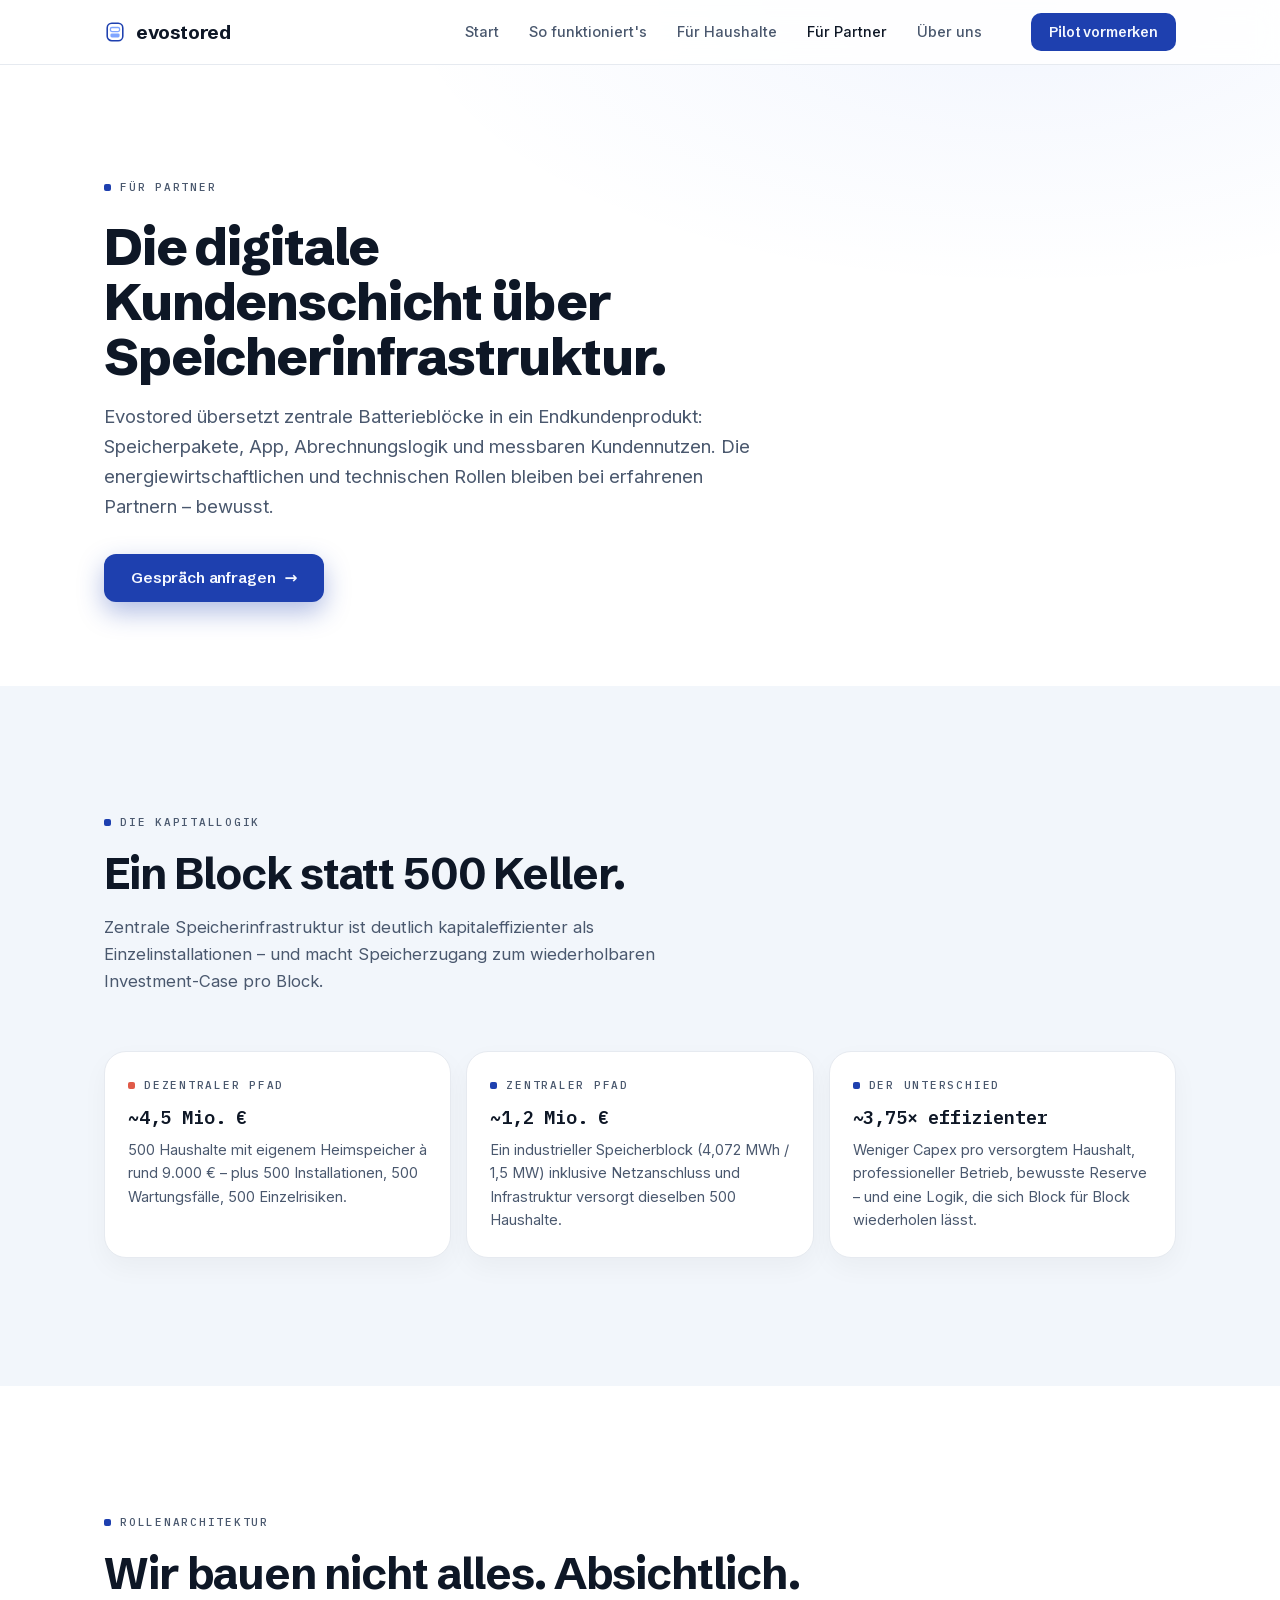
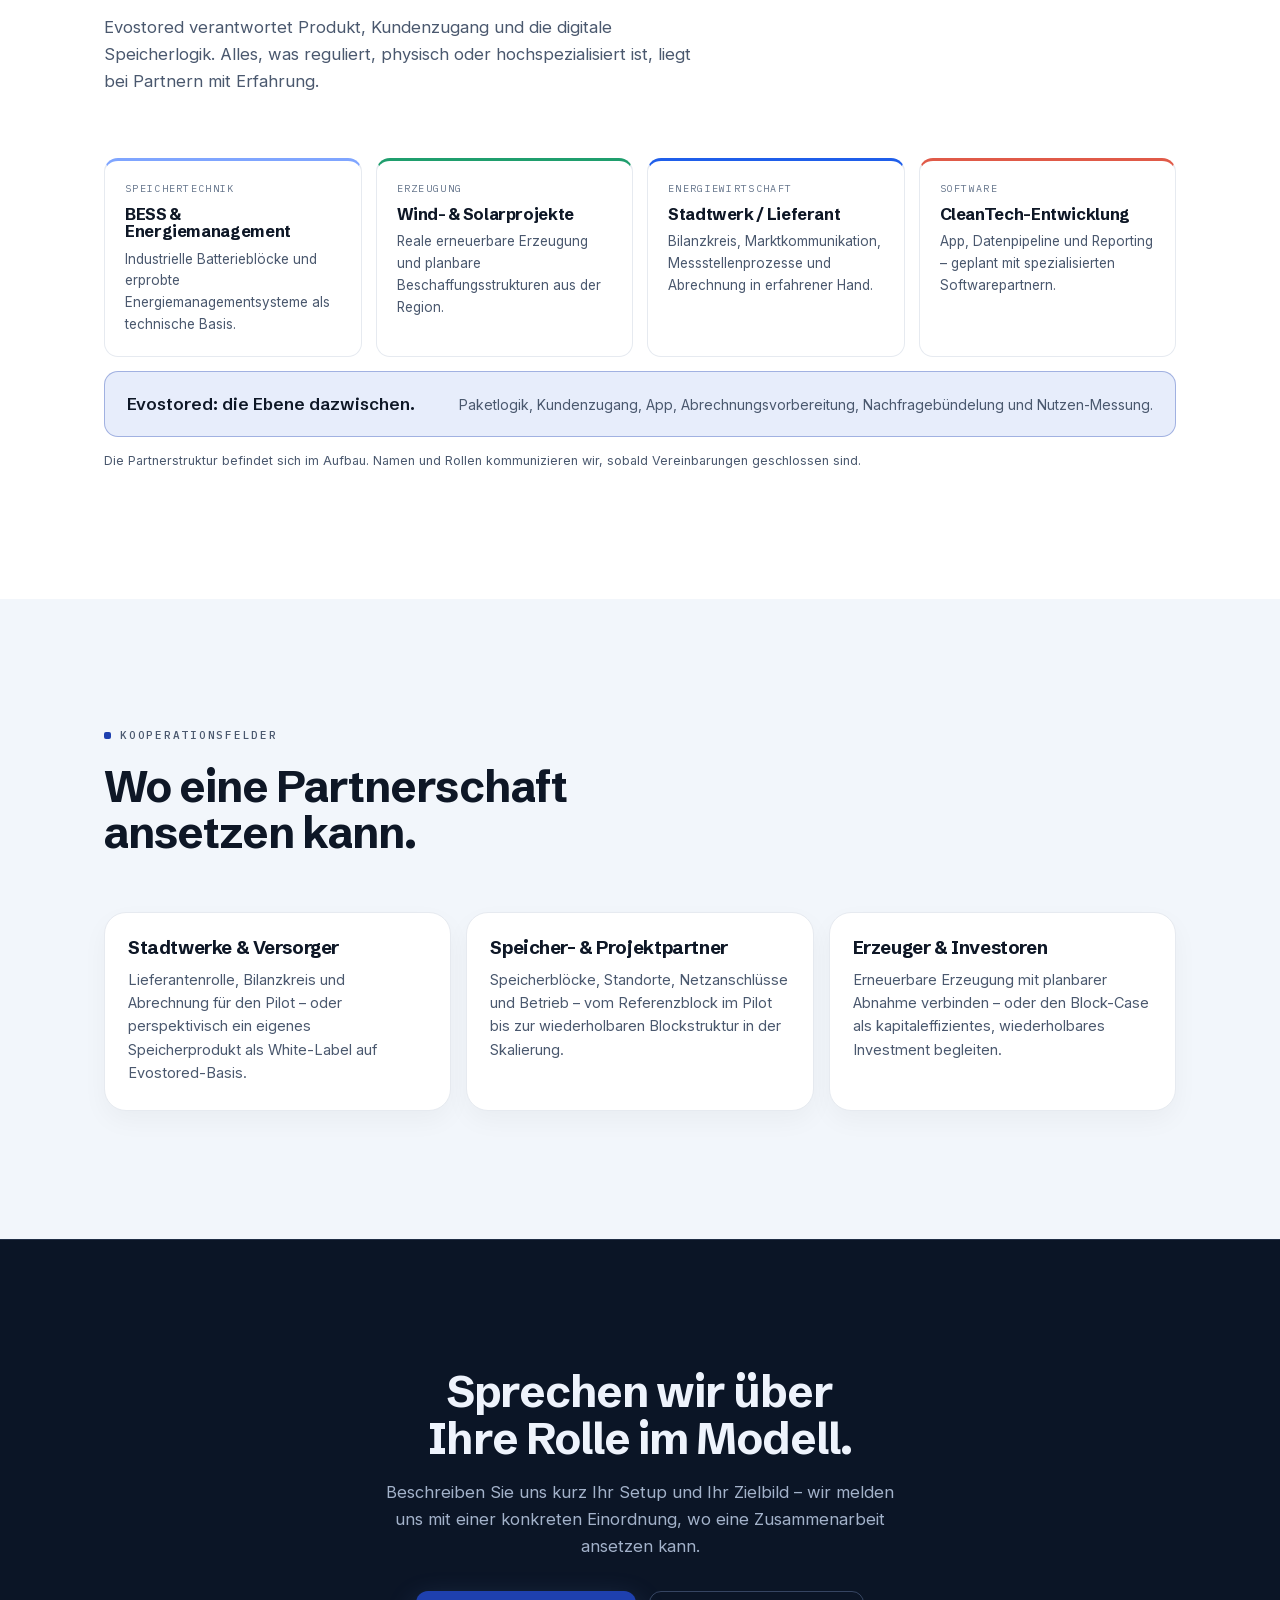
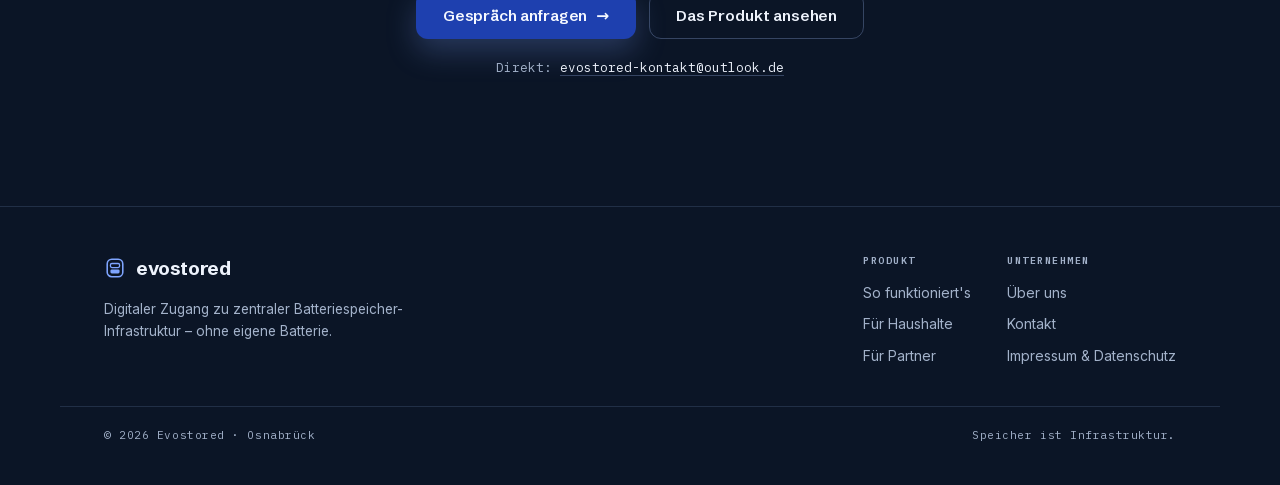
<file: partner.html>
<!DOCTYPE html>
<html lang="de">
<head>
  <meta charset="utf-8" />
  <meta name="viewport" content="width=device-width, initial-scale=1" />
  <title>Für Partner – Evostored</title>
  <meta name="description" content="Evostored ist die digitale Kundenschicht über zentraler Speicherinfrastruktur: kapitaleffiziente Blöcke, klare Rollenteilung, White-Label-Potenzial für Stadtwerke und Versorger." />
  <link rel="icon" type="image/svg+xml" href="favicon.svg" />
  <link rel="canonical" href="https://www.evostored.de/partner.html" />
  <meta property="og:title" content="Für Partner – Evostored" />
  <meta property="og:description" content="Die digitale Kundenschicht über Speicherinfrastruktur: kapitaleffiziente Blöcke, klare Rollenteilung, White-Label-Potenzial." />
  <meta property="og:type" content="website" />
  <meta property="og:url" content="https://www.evostored.de/partner.html" />
  <script>document.documentElement.classList.add("js");</script>
  <link rel="stylesheet" href="styles.css" />
</head>
<body>

  <header class="site-nav">
    <div class="wrap nav-bar">
      <a class="brand" href="index.html" aria-label="Evostored – Startseite">
        <svg viewBox="0 0 24 24" aria-hidden="true">
          <rect x="3.5" y="2.5" width="17" height="19" rx="5" fill="none" stroke="#1e40af" stroke-width="1.7"/>
          <rect x="7" y="13.5" width="10" height="4.4" rx="1.6" fill="#7fa5ff"/>
          <rect x="7" y="7.1" width="10" height="4.4" rx="1.6" fill="none" stroke="#7fa5ff" stroke-width="1.4"/>
        </svg>
        evostored
      </a>
      <nav class="nav-links" aria-label="Hauptnavigation">
        <a href="index.html">Start</a>
        <a href="index.html#so-funktionierts">So funktioniert's</a>
        <a href="kunden.html">Für Haushalte</a>
        <a class="active" href="partner.html">Für Partner</a>
        <a href="ueber-uns.html">Über uns</a>
      </nav>
      <a class="btn btn-primary nav-cta" href="kontakt.html">Pilot vormerken</a>
      <button class="nav-burger" aria-label="Menü öffnen" aria-expanded="false">
        <svg viewBox="0 0 20 20" fill="none" stroke="currentColor" stroke-width="1.8" stroke-linecap="round"><path d="M2.5 5.5h15M2.5 10h15M2.5 14.5h15"/></svg>
      </button>
    </div>
    <nav class="nav-drawer" aria-label="Mobile Navigation">
      <a href="index.html">Start</a>
      <a href="index.html#so-funktionierts">So funktioniert's</a>
      <a href="kunden.html">Für Haushalte</a>
      <a href="partner.html">Für Partner</a>
      <a href="ueber-uns.html">Über uns</a>
      <a href="kontakt.html">Kontakt</a>
      <a class="btn btn-primary drawer-cta" href="kontakt.html">Pilot vormerken</a>
    </nav>
  </header>

  <main>
    <section class="page-hero">
      <div class="wrap">
        <span class="kicker">Für Partner</span>
        <h1>Die digitale Kundenschicht über Speicherinfrastruktur.</h1>
        <p>Evostored übersetzt zentrale Batterieblöcke in ein Endkundenprodukt: Speicherpakete, App, Abrechnungslogik und messbaren Kundennutzen. Die energiewirtschaftlichen und technischen Rollen bleiben bei erfahrenen Partnern – bewusst.</p>
        <div class="hero-actions">
          <a class="btn btn-primary btn-arrow" href="mailto:evostored-kontakt@outlook.de?subject=Partnerschaft%20Evostored">Gespräch anfragen</a>
        </div>
      </div>
    </section>

    <section class="chapter chapter-alt">
      <div class="wrap">
        <div class="section-head rv">
          <span class="kicker">Die Kapitallogik</span>
          <h2>Ein Block statt 500 Keller.</h2>
          <p>Zentrale Speicherinfrastruktur ist deutlich kapitaleffizienter als Einzelinstallationen – und macht Speicherzugang zum wiederholbaren Investment-Case pro Block.</p>
        </div>
        <div class="cards-3">
          <article class="info-card rv">
            <span class="kicker k-load">Dezentraler Pfad</span>
            <h3><span class="meter">~4,5 Mio. €</span></h3>
            <p>500 Haushalte mit eigenem Heimspeicher à rund 9.000&nbsp;€ – plus 500 Installationen, 500 Wartungsfälle, 500 Einzelrisiken.</p>
          </article>
          <article class="info-card rv rv-2">
            <span class="kicker">Zentraler Pfad</span>
            <h3><span class="meter">~1,2 Mio. €</span></h3>
            <p>Ein industrieller Speicherblock (4,072&nbsp;MWh / 1,5&nbsp;MW) inklusive Netzanschluss und Infrastruktur versorgt dieselben 500 Haushalte.</p>
          </article>
          <article class="info-card rv rv-3">
            <span class="kicker">Der Unterschied</span>
            <h3><span class="meter">~3,75× effizienter</span></h3>
            <p>Weniger Capex pro versorgtem Haushalt, professioneller Betrieb, bewusste Reserve – und eine Logik, die sich Block für Block wiederholen lässt.</p>
          </article>
        </div>
      </div>
    </section>

    <section class="chapter">
      <div class="wrap">
        <div class="section-head rv">
          <span class="kicker">Rollenarchitektur</span>
          <h2>Wir bauen nicht alles. Absichtlich.</h2>
          <p>Evostored verantwortet Produkt, Kundenzugang und die digitale Speicherlogik. Alles, was reguliert, physisch oder hochspezialisiert ist, liegt bei Partnern mit Erfahrung.</p>
        </div>
        <div class="eco-grid">
          <div class="eco-card e-cell rv"><small>Speichertechnik</small><h3>BESS &amp; Energiemanagement</h3><p>Industrielle Batterieblöcke und erprobte Energiemanagementsysteme als technische Basis.</p></div>
          <div class="eco-card e-pv rv rv-2"><small>Erzeugung</small><h3>Wind- &amp; Solarprojekte</h3><p>Reale erneuerbare Erzeugung und planbare Beschaffungsstrukturen aus der Region.</p></div>
          <div class="eco-card e-blue rv rv-3"><small>Energiewirtschaft</small><h3>Stadtwerk / Lieferant</h3><p>Bilanzkreis, Marktkommunikation, Messstellenprozesse und Abrechnung in erfahrener Hand.</p></div>
          <div class="eco-card e-load rv rv-4"><small>Software</small><h3>CleanTech-Entwicklung</h3><p>App, Datenpipeline und Reporting – geplant mit spezialisierten Softwarepartnern.</p></div>
        </div>
        <div class="eco-center rv rv-3">
          <strong>Evostored: die Ebene dazwischen.</strong>
          <span>Paketlogik, Kundenzugang, App, Abrechnungsvorbereitung, Nachfragebündelung und Nutzen-Messung.</span>
        </div>
        <p class="eco-note rv rv-4">Die Partnerstruktur befindet sich im Aufbau. Namen und Rollen kommunizieren wir, sobald Vereinbarungen geschlossen sind.</p>
      </div>
    </section>

    <section class="chapter chapter-alt">
      <div class="wrap">
        <div class="section-head rv">
          <span class="kicker">Kooperationsfelder</span>
          <h2>Wo eine Partnerschaft ansetzen kann.</h2>
        </div>
        <div class="cards-3">
          <article class="info-card rv">
            <h3>Stadtwerke &amp; Versorger</h3>
            <p>Lieferantenrolle, Bilanzkreis und Abrechnung für den Pilot – oder perspektivisch ein eigenes Speicherprodukt als White-Label auf Evostored-Basis.</p>
          </article>
          <article class="info-card rv rv-2">
            <h3>Speicher- &amp; Projektpartner</h3>
            <p>Speicherblöcke, Standorte, Netzanschlüsse und Betrieb – vom Referenzblock im Pilot bis zur wiederholbaren Blockstruktur in der Skalierung.</p>
          </article>
          <article class="info-card rv rv-3">
            <h3>Erzeuger &amp; Investoren</h3>
            <p>Erneuerbare Erzeugung mit planbarer Abnahme verbinden – oder den Block-Case als kapitaleffizientes, wiederholbares Investment begleiten.</p>
          </article>
        </div>
      </div>
    </section>

    <section class="chapter chapter-dark cta-final">
      <div class="wrap">
        <h2 class="rv">Sprechen wir über Ihre Rolle im Modell.</h2>
        <p class="rv rv-2">Beschreiben Sie uns kurz Ihr Setup und Ihr Zielbild – wir melden uns mit einer konkreten Einordnung, wo eine Zusammenarbeit ansetzen kann.</p>
        <div class="hero-actions rv rv-3">
          <a class="btn btn-primary btn-arrow" href="mailto:evostored-kontakt@outlook.de?subject=Partnerschaft%20Evostored">Gespräch anfragen</a>
          <a class="btn btn-ghost" href="index.html">Das Produkt ansehen</a>
        </div>
        <p class="cta-mail rv rv-4">Direkt: <a href="mailto:evostored-kontakt@outlook.de">evostored-kontakt@outlook.de</a></p>
      </div>
    </section>
  </main>

  <footer class="site-footer">
    <div class="wrap footer-grid">
      <div class="footer-brand">
        <a class="brand" href="index.html">
          <svg viewBox="0 0 24 24" aria-hidden="true">
            <rect x="3.5" y="2.5" width="17" height="19" rx="5" fill="none" stroke="#7fa5ff" stroke-width="1.7"/>
            <rect x="7" y="13.5" width="10" height="4.4" rx="1.6" fill="#7fa5ff"/>
            <rect x="7" y="7.1" width="10" height="4.4" rx="1.6" fill="none" stroke="#7fa5ff" stroke-width="1.4"/>
          </svg>
          evostored
        </a>
        <p>Digitaler Zugang zu zentraler Batteriespeicher-Infrastruktur – ohne eigene Batterie.</p>
      </div>
      <div class="footer-col">
        <strong>Produkt</strong>
        <a href="index.html#so-funktionierts">So funktioniert's</a>
        <a href="kunden.html">Für Haushalte</a>
        <a href="partner.html">Für Partner</a>
      </div>
      <div class="footer-col">
        <strong>Unternehmen</strong>
        <a href="ueber-uns.html">Über uns</a>
        <a href="kontakt.html">Kontakt</a>
        <a href="impressum.html">Impressum &amp; Datenschutz</a>
      </div>
    </div>
    <div class="wrap footer-base">
      <span>© 2026 Evostored · Osnabrück</span>
      <span>Speicher ist Infrastruktur.</span>
    </div>
  </footer>

  <script src="app.js" defer></script>
</body>
</html>
</file>
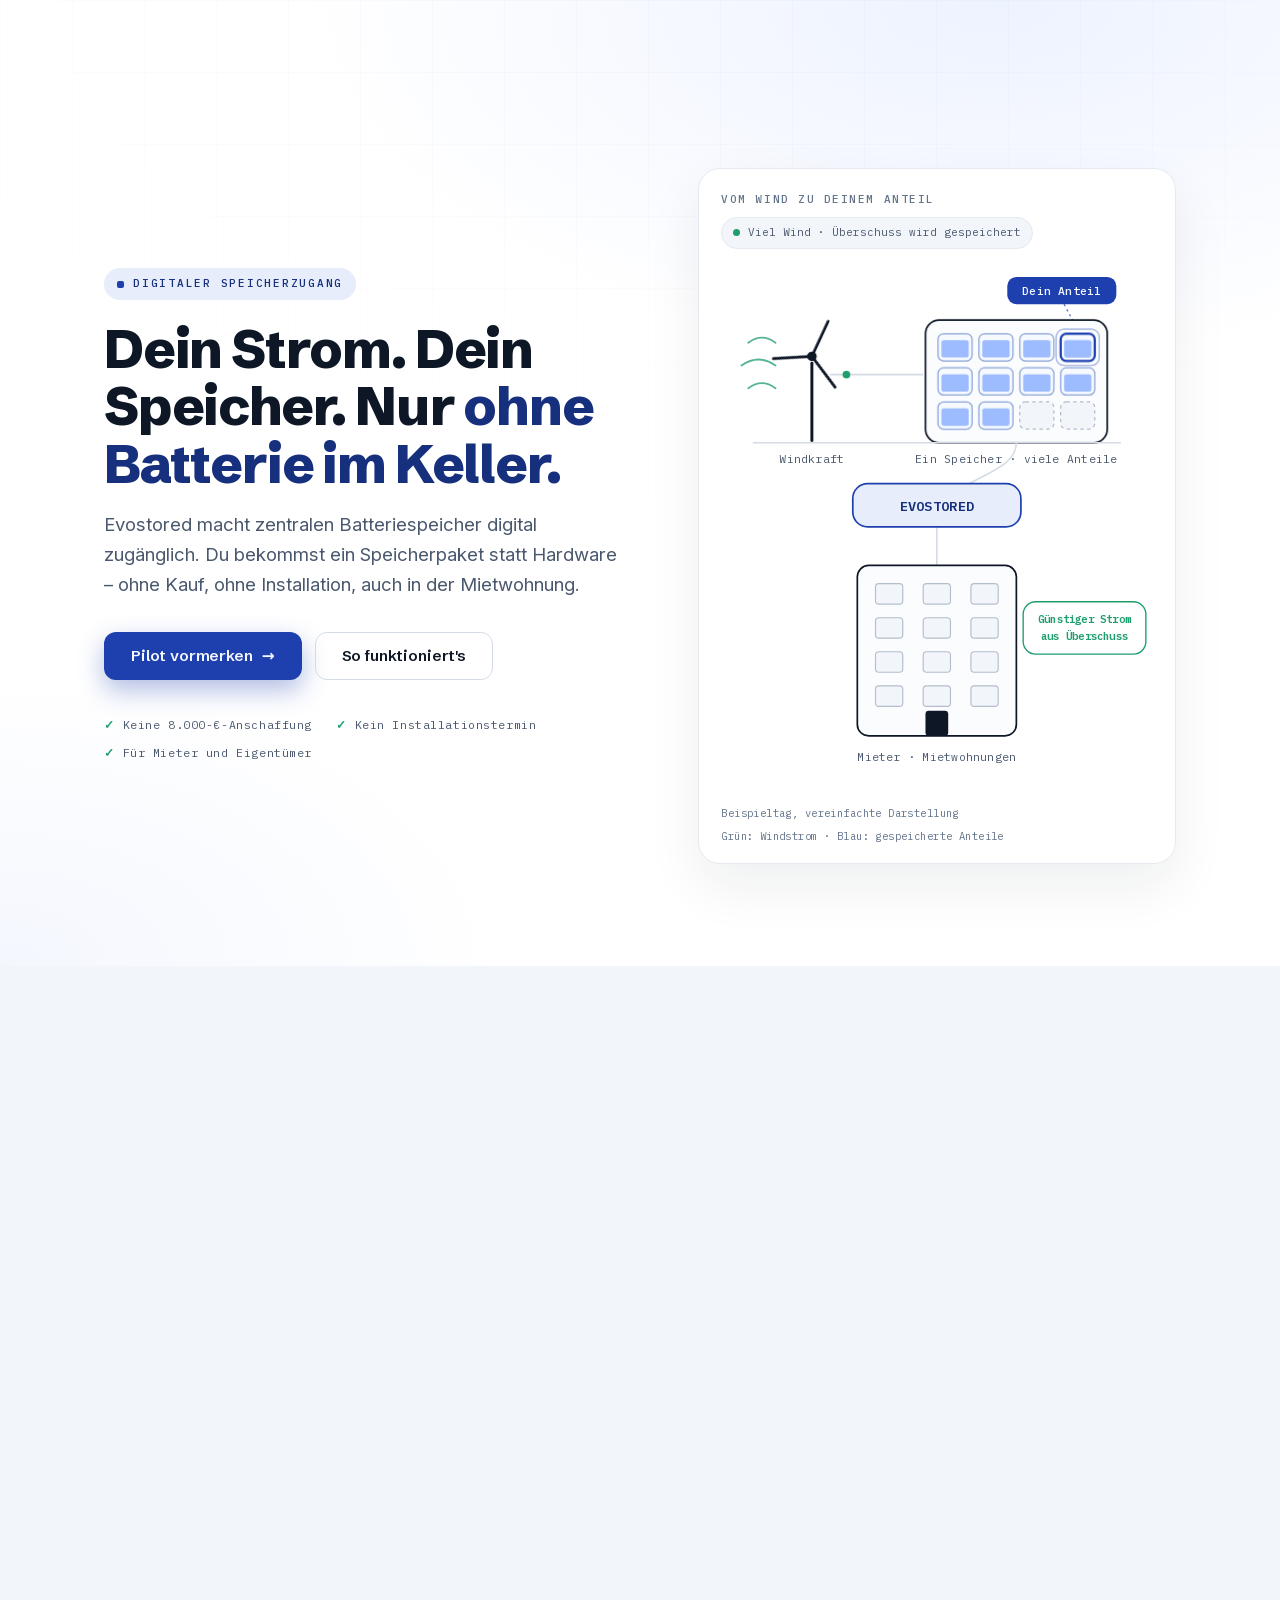
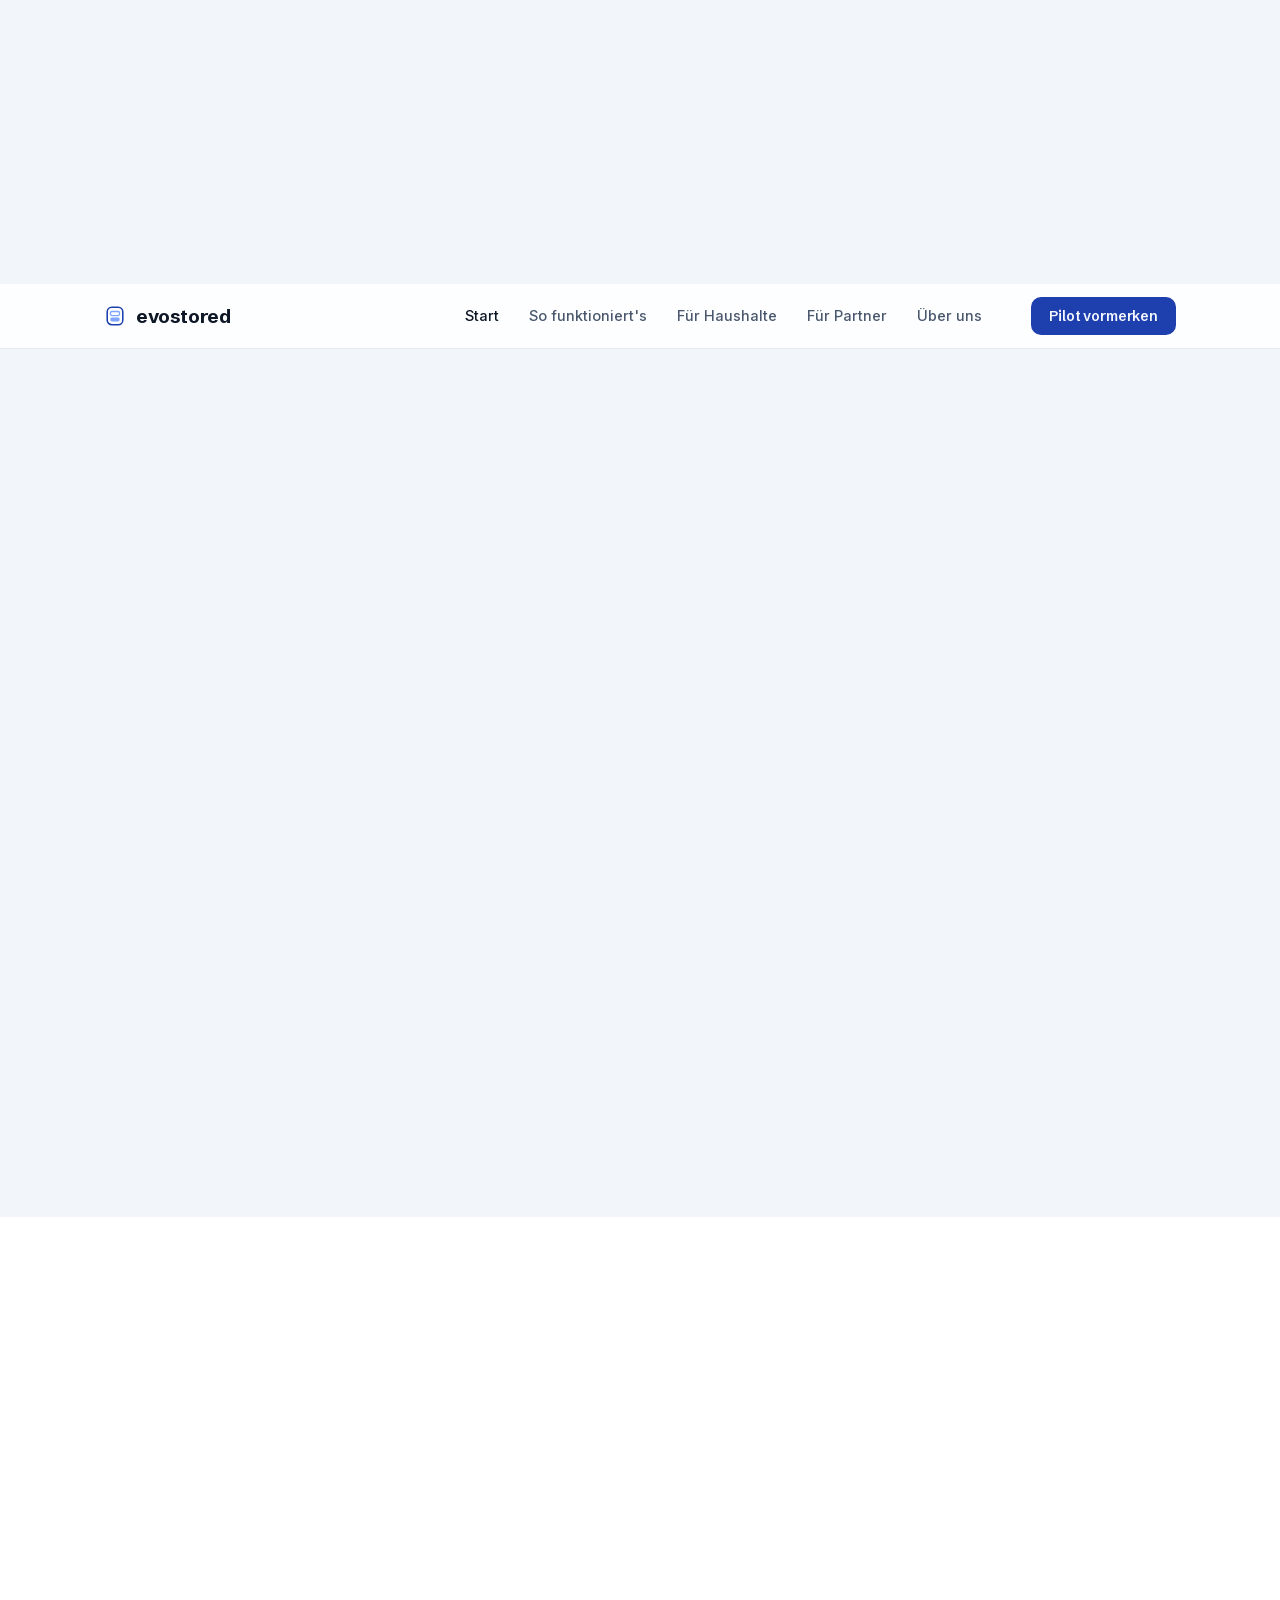
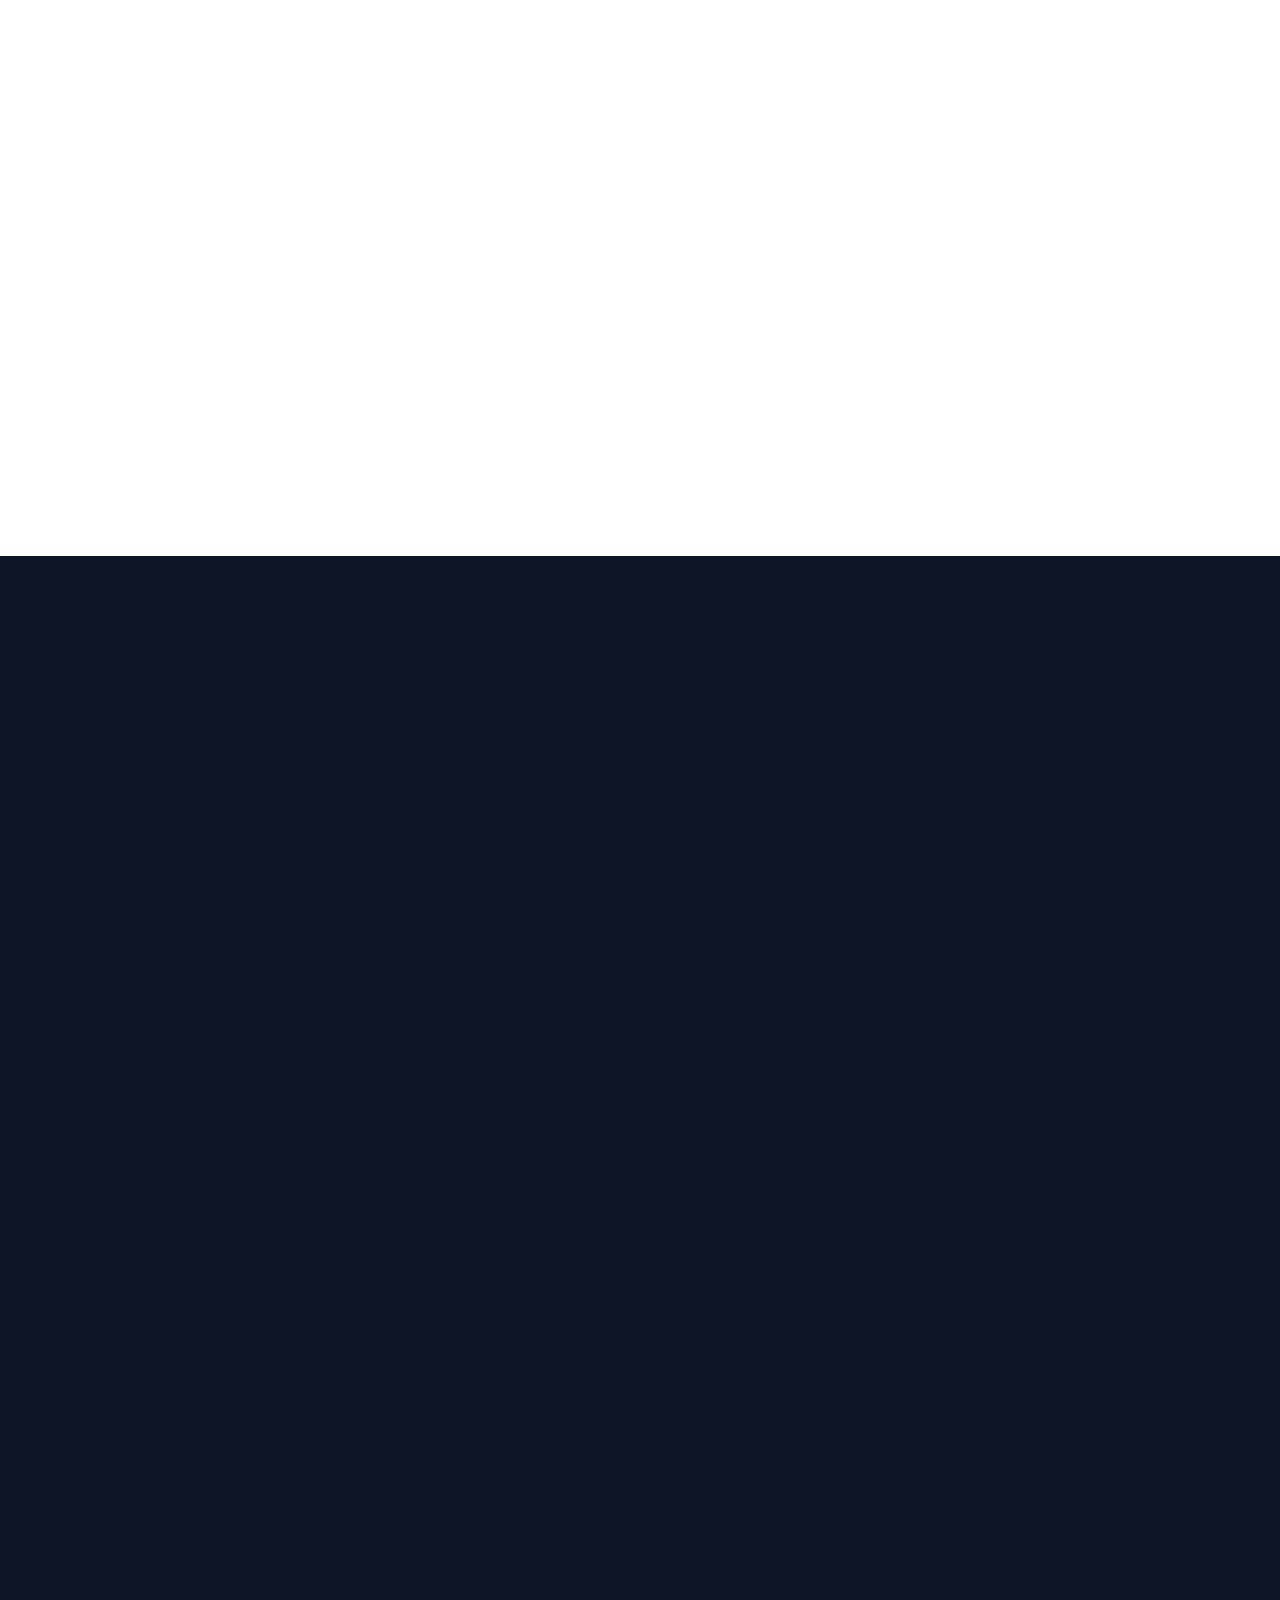
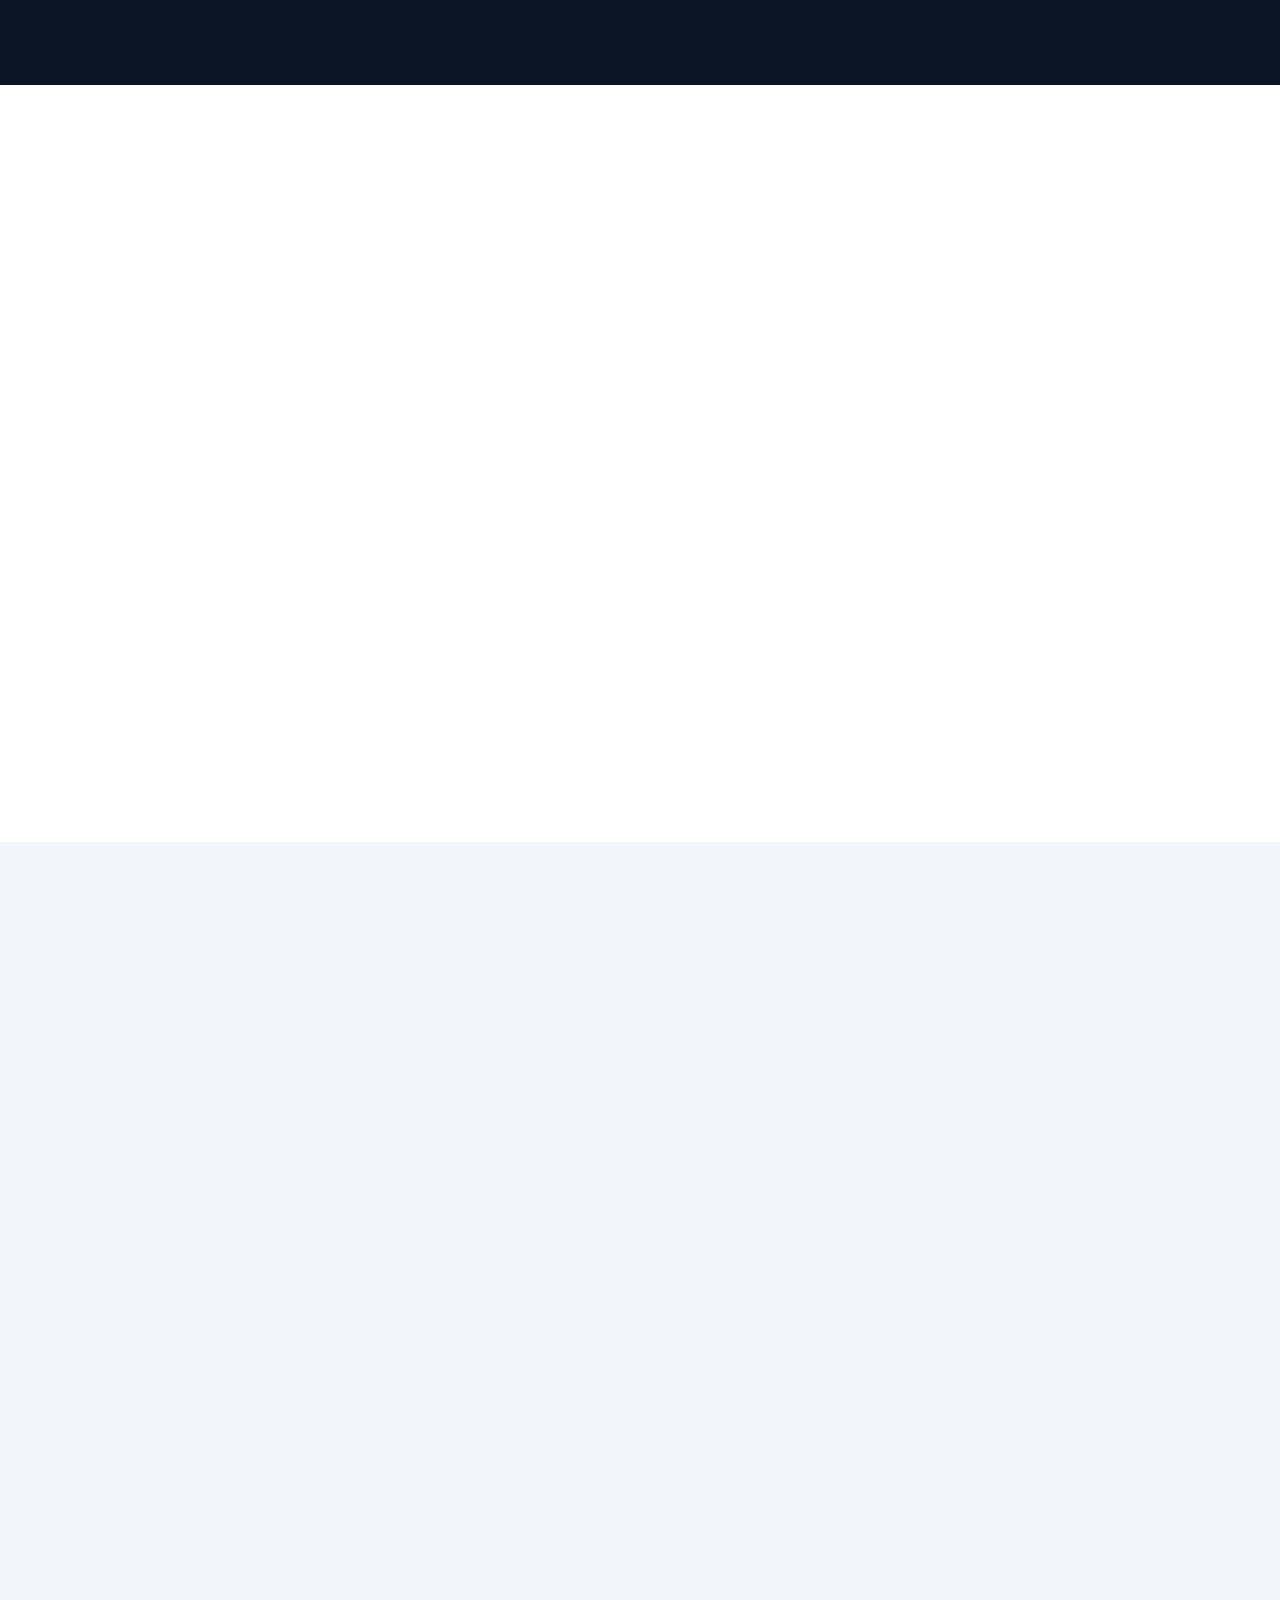
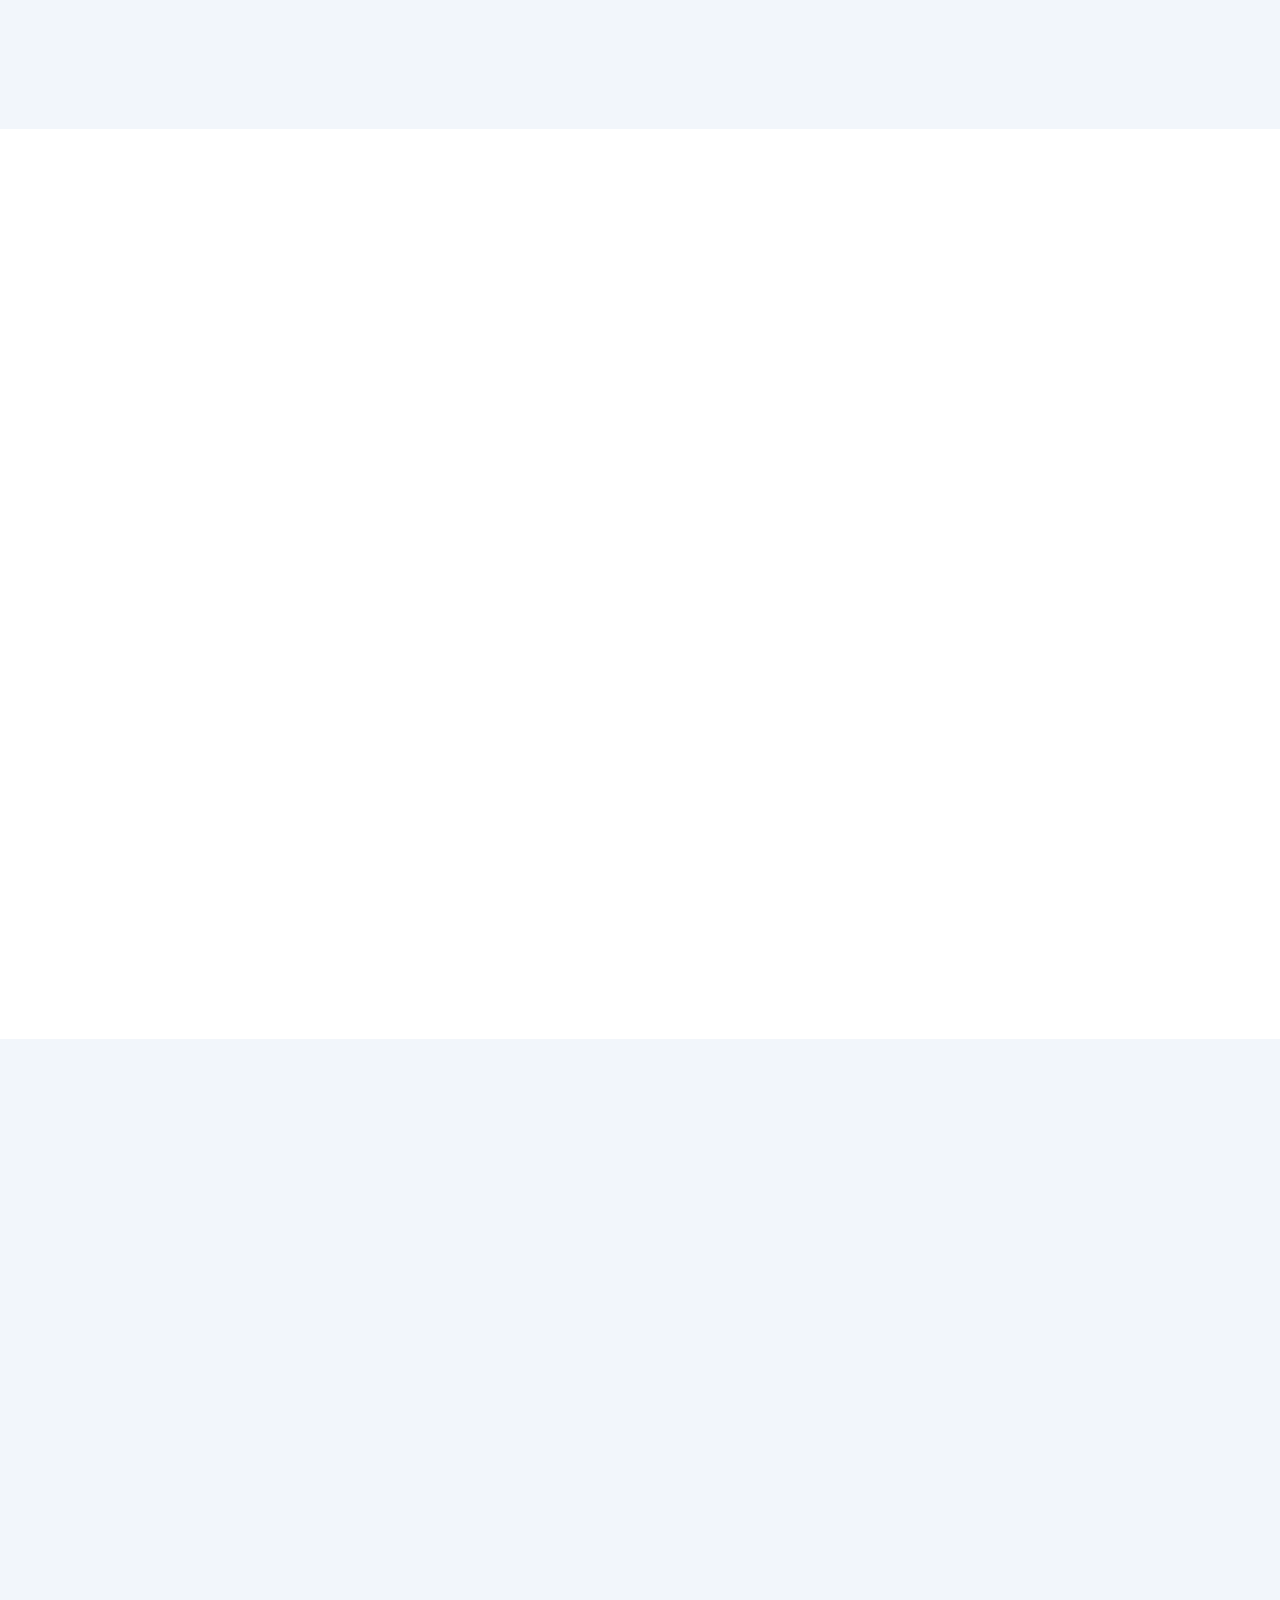
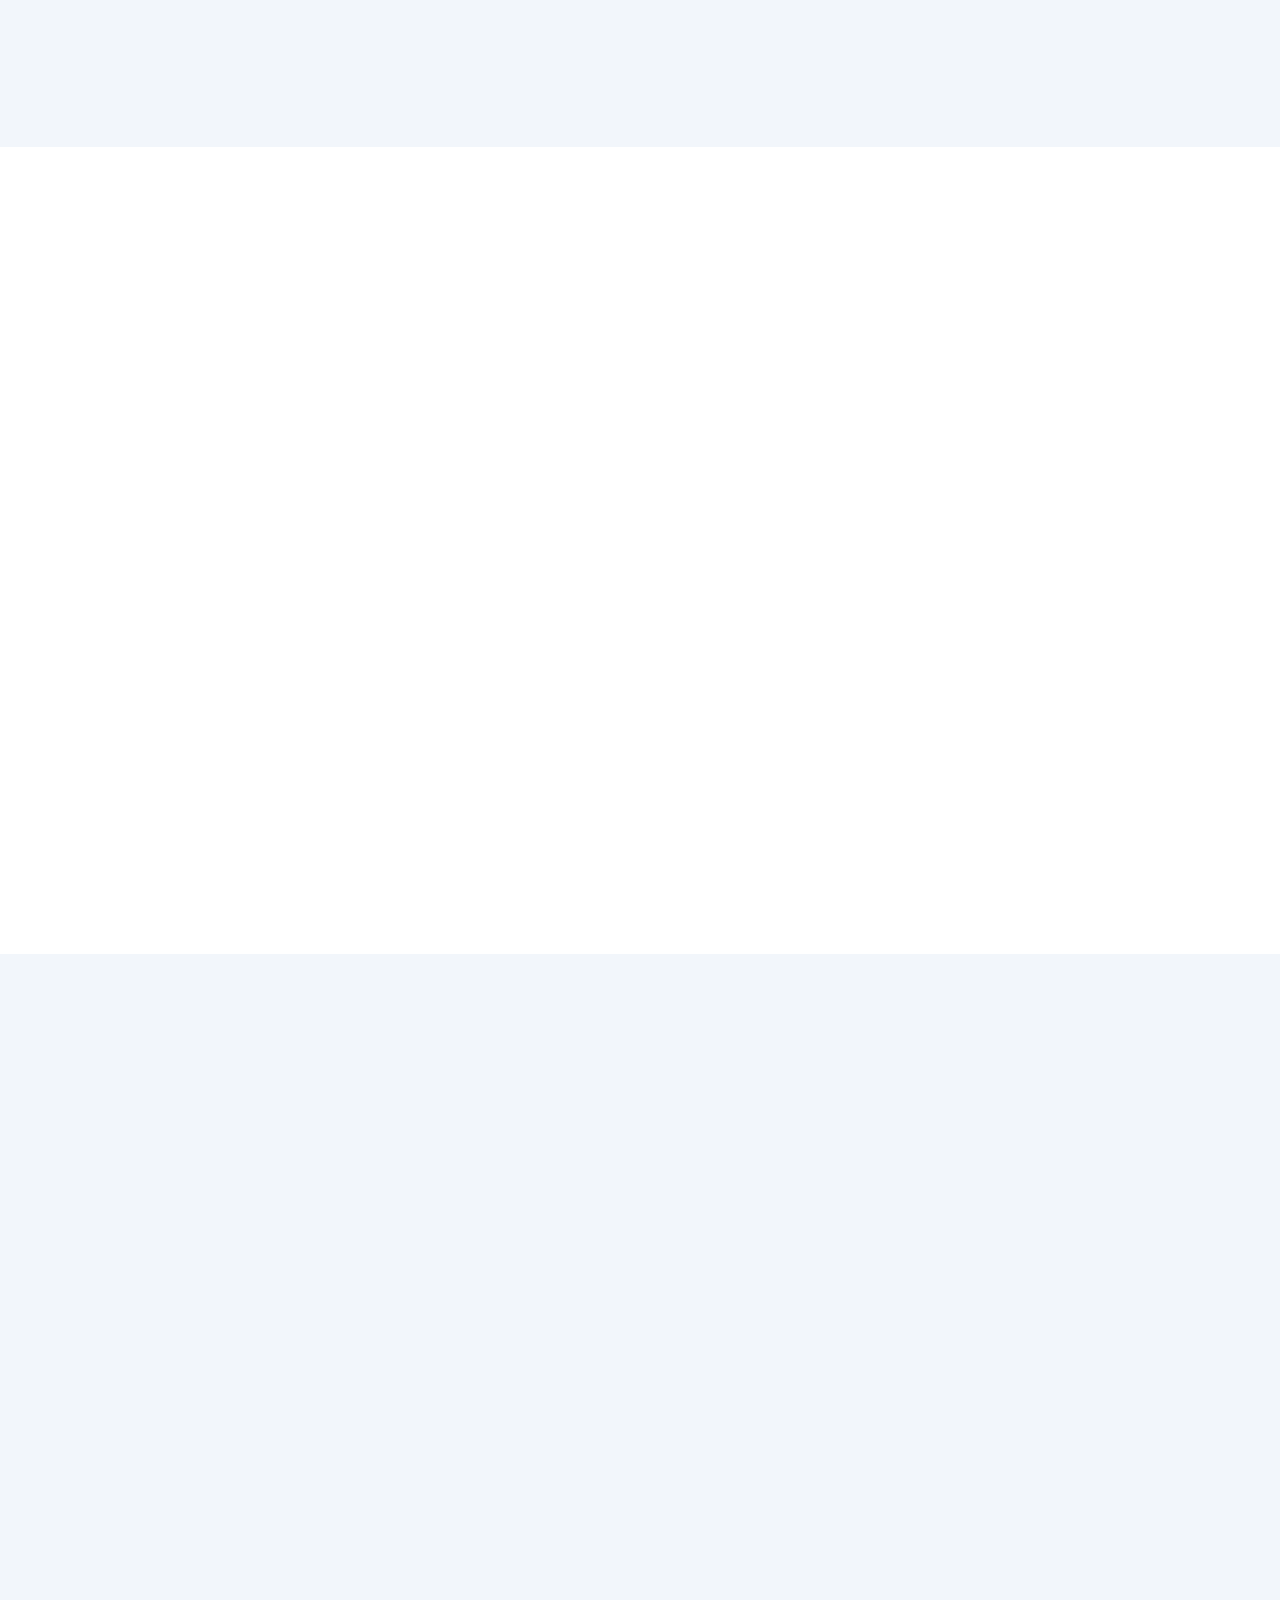
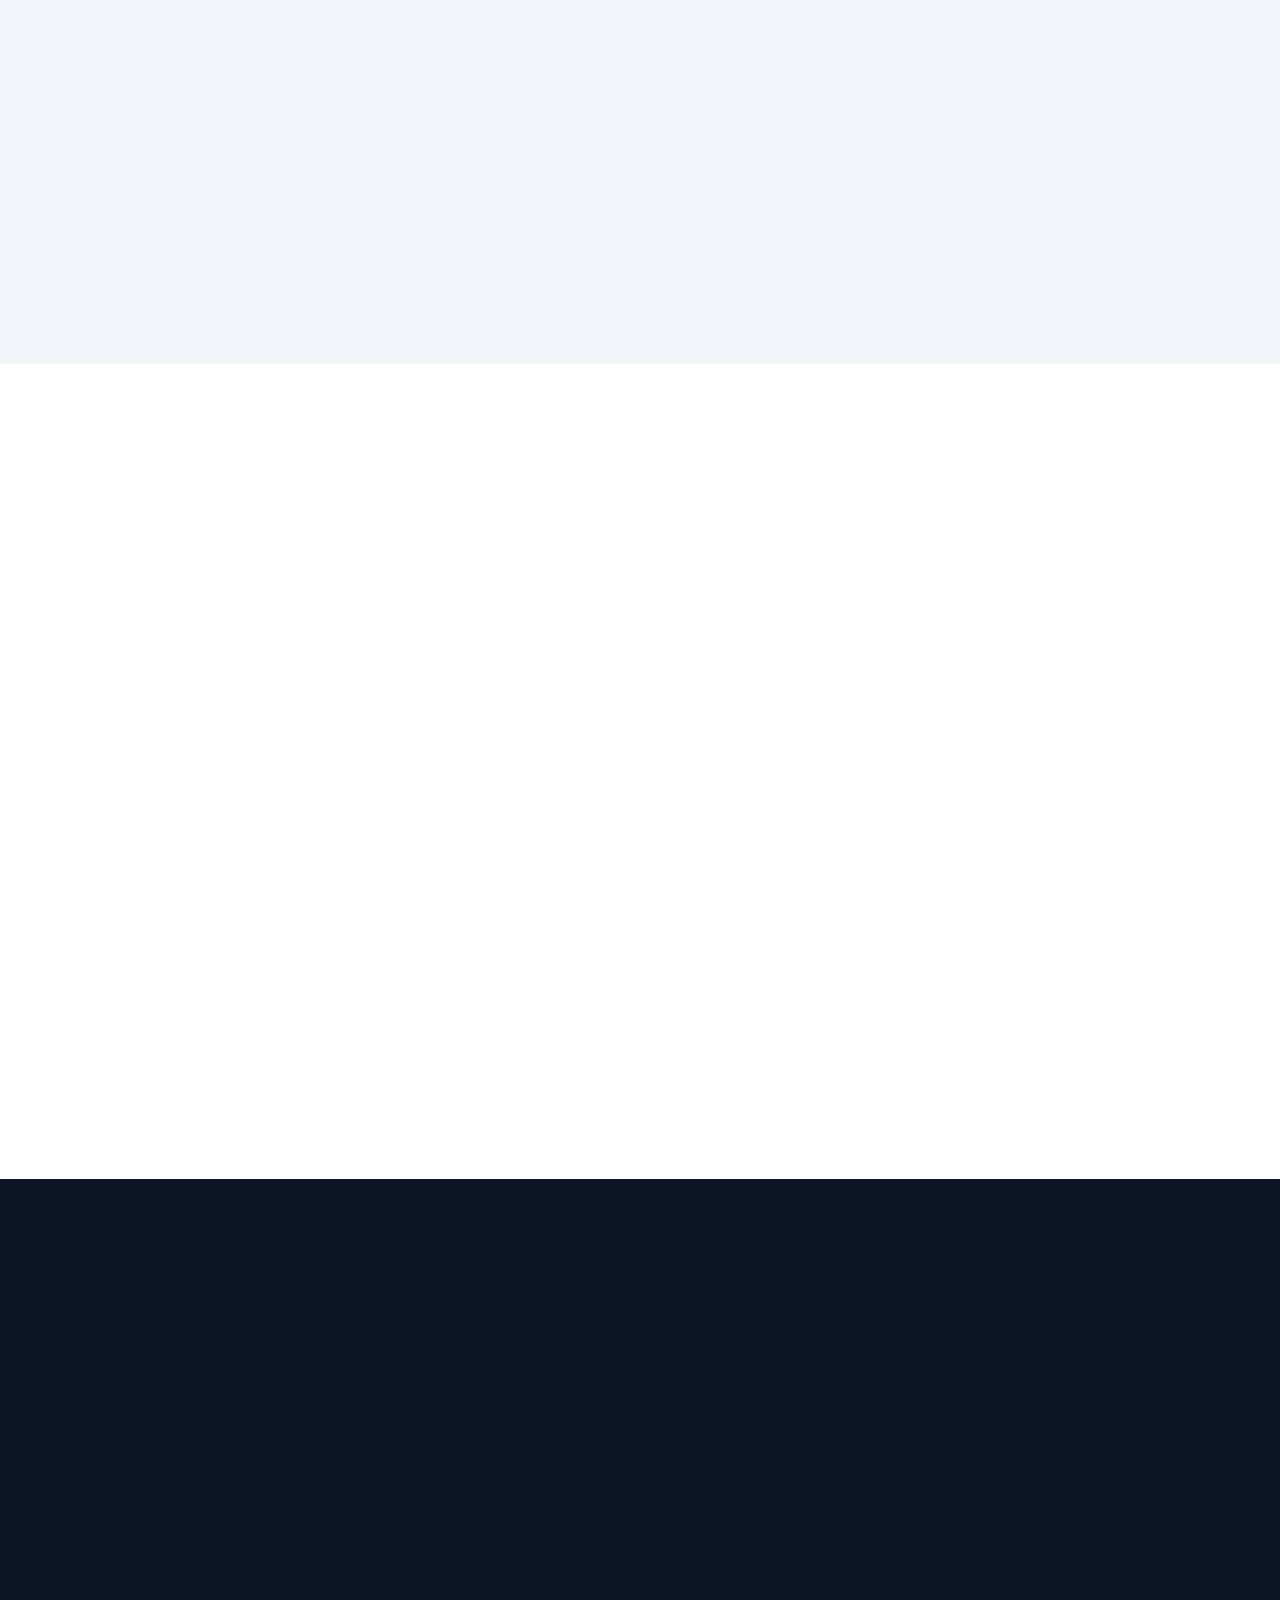
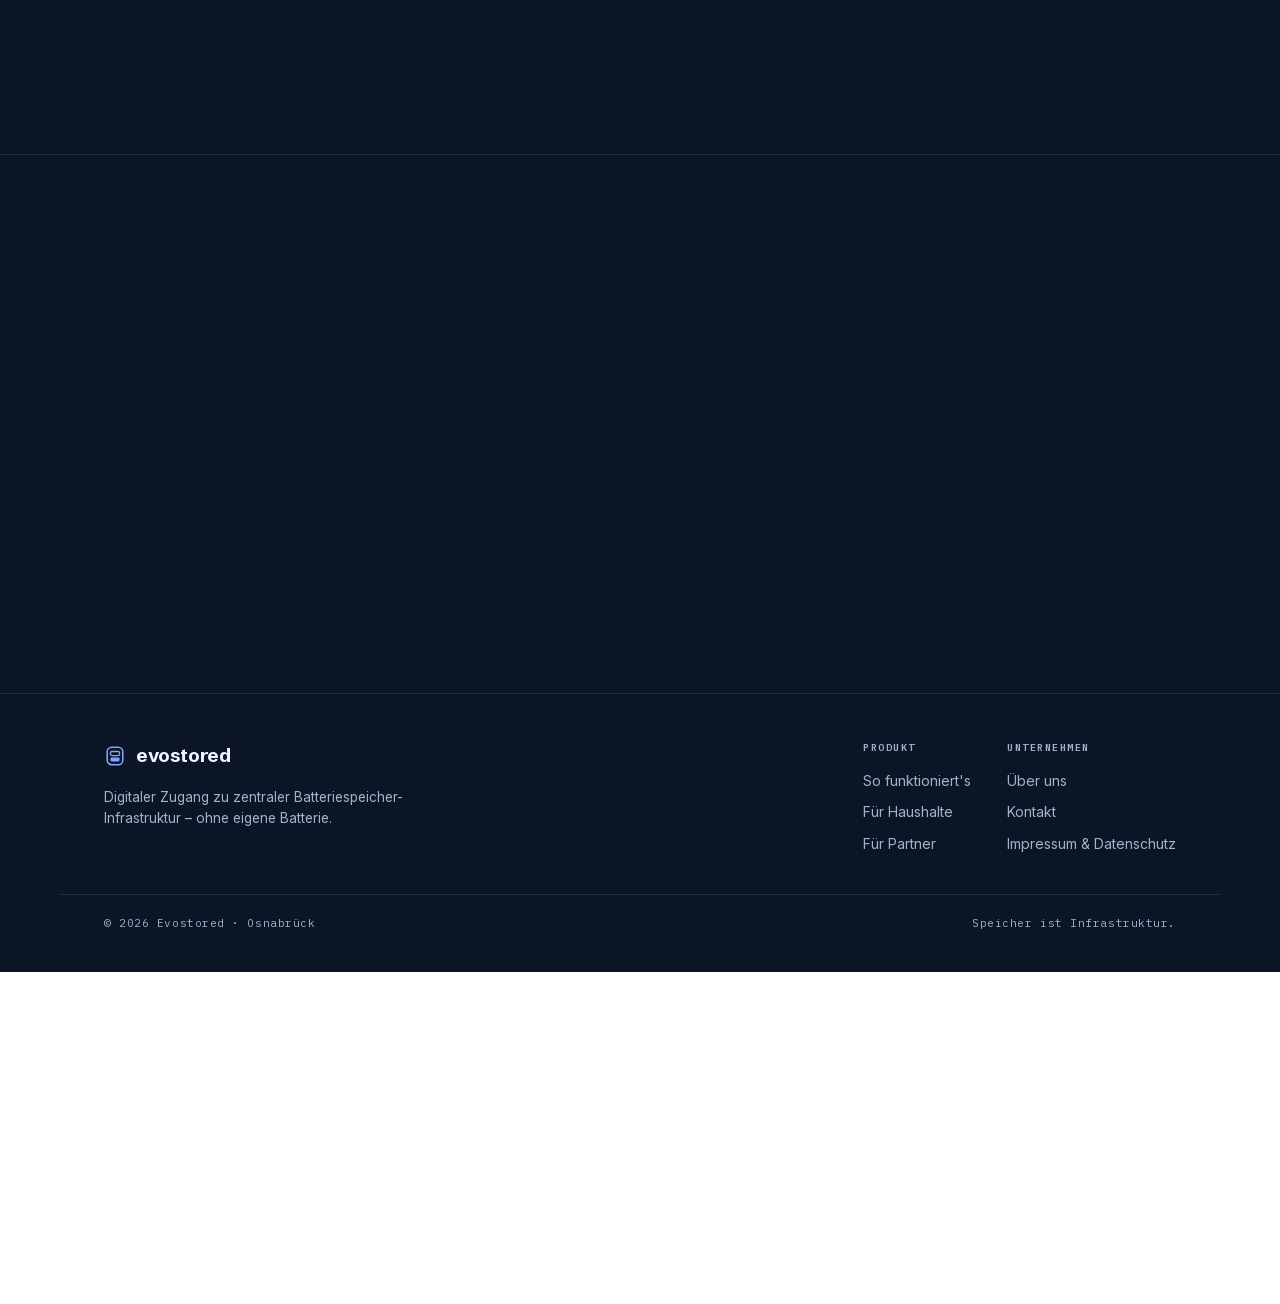
<file: produkt.html>
<!DOCTYPE html>
<html lang="de">
<head>
  <meta charset="utf-8" />
  <meta http-equiv="refresh" content="0; url=index.html#so-funktionierts" />
  <link rel="canonical" href="https://www.evostored.de/index.html#so-funktionierts" />
  <meta name="robots" content="noindex" />
  <title>Produkt – Evostored</title>
</head>
<body>
  <p>Diese Seite ist umgezogen: <a href="index.html#so-funktionierts">weiter zu Evostored</a></p>
</body>
</html>
</file>
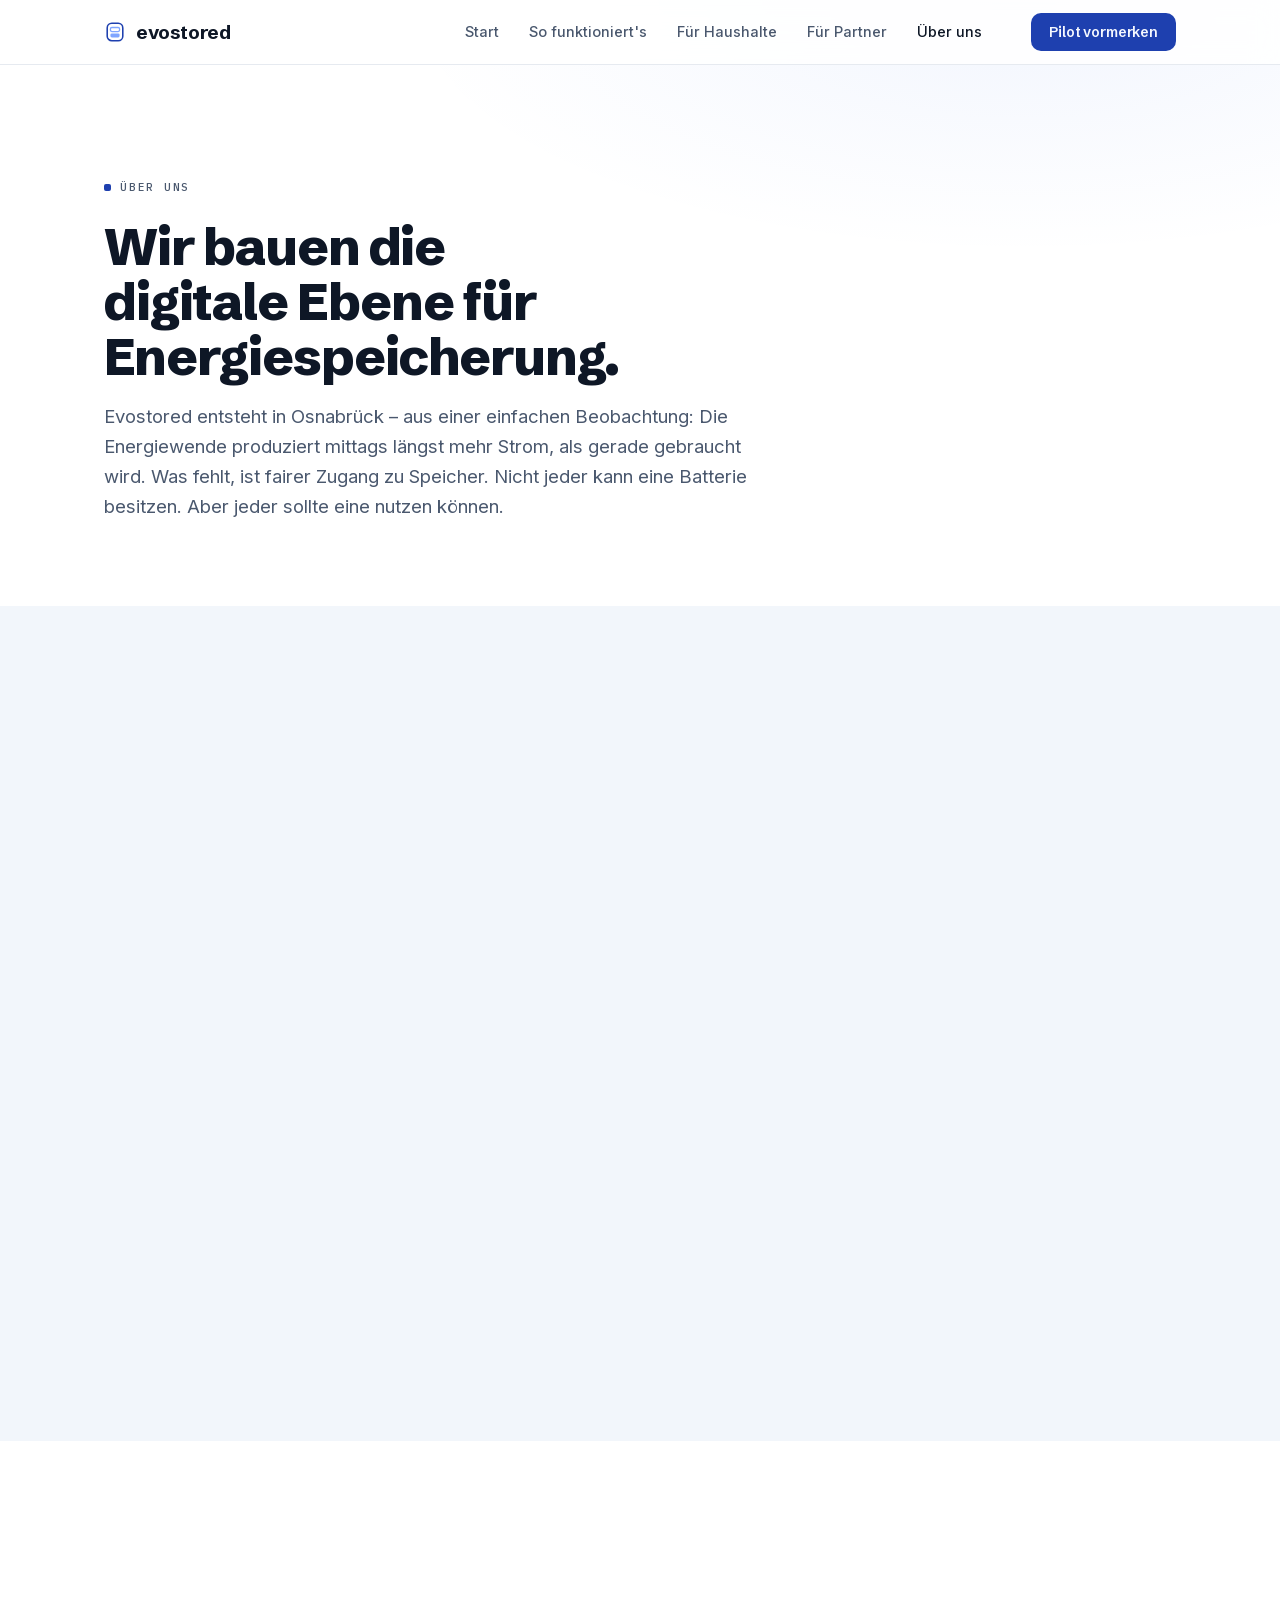
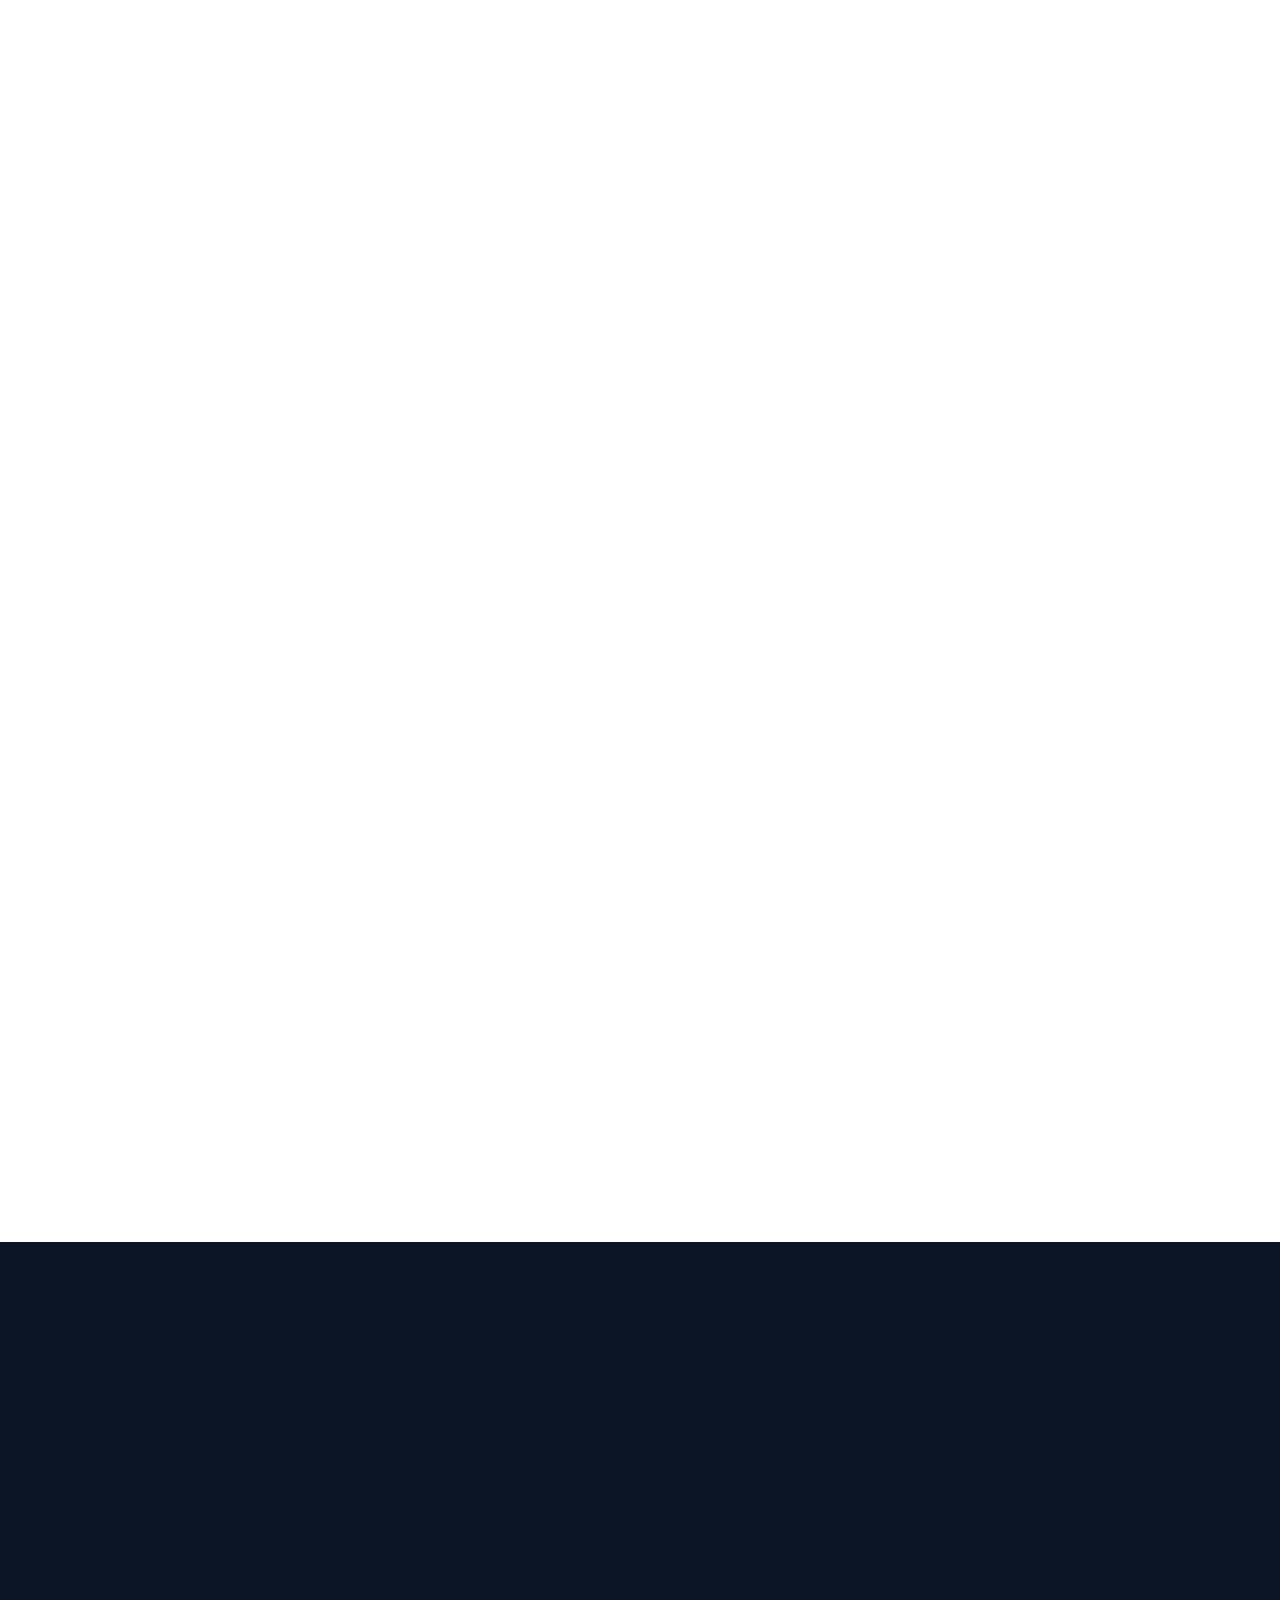
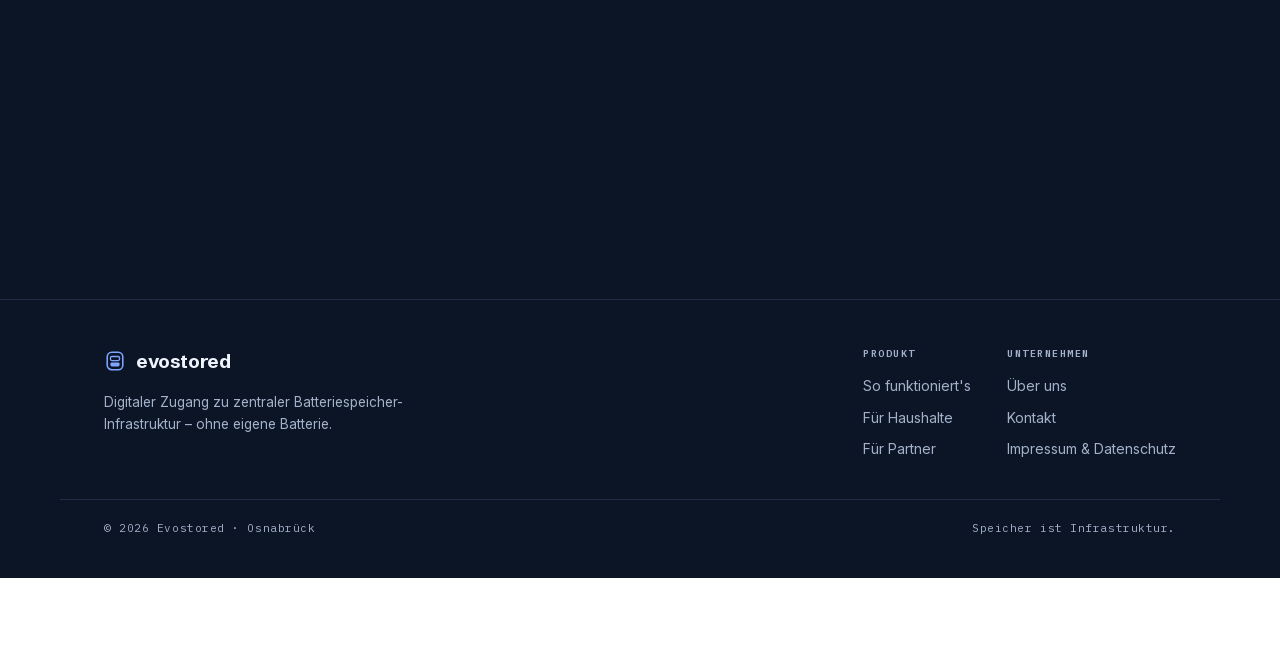
<file: team.html>
<!DOCTYPE html>
<html lang="de">
<head>
  <meta charset="utf-8" />
  <meta http-equiv="refresh" content="0; url=ueber-uns.html#team" />
  <link rel="canonical" href="https://www.evostored.de/ueber-uns.html#team" />
  <meta name="robots" content="noindex" />
  <title>Team – Evostored</title>
</head>
<body>
  <p>Diese Seite ist umgezogen: <a href="ueber-uns.html#team">weiter zu Evostored</a></p>
</body>
</html>
</file>
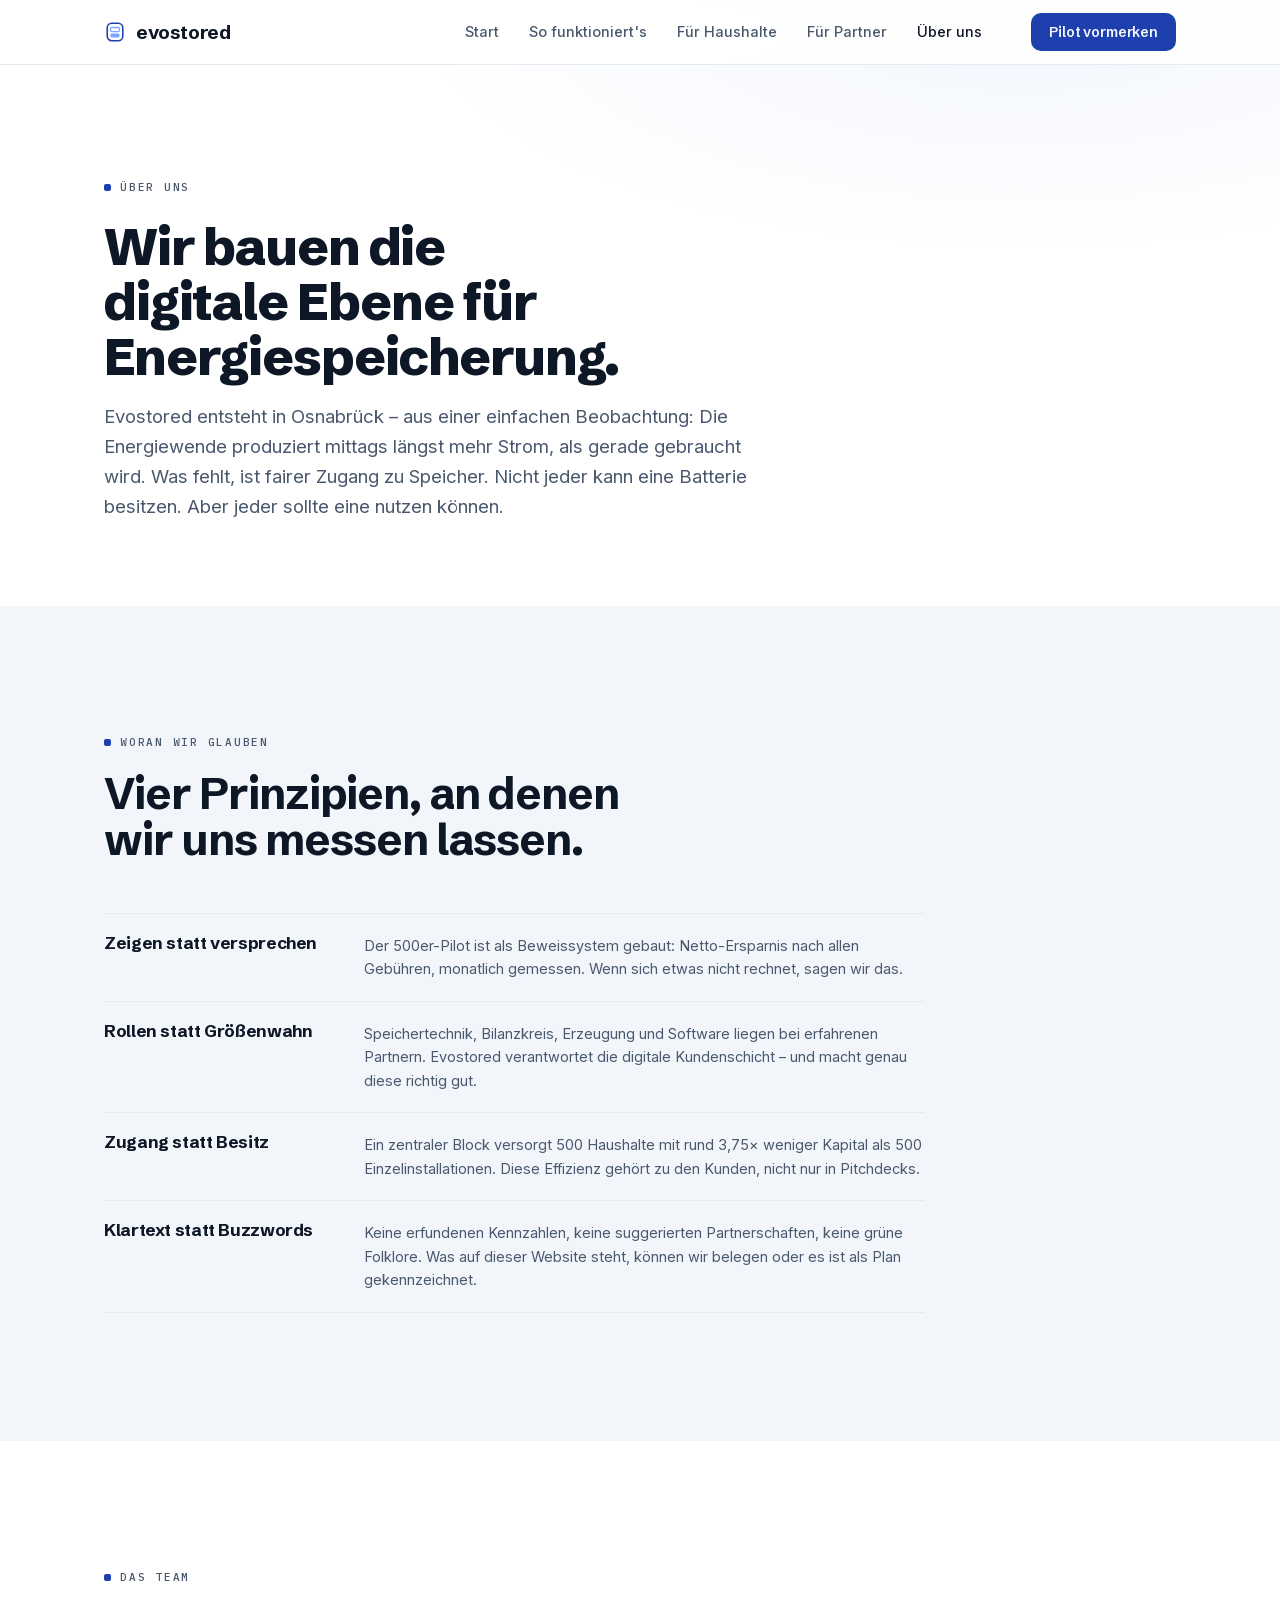
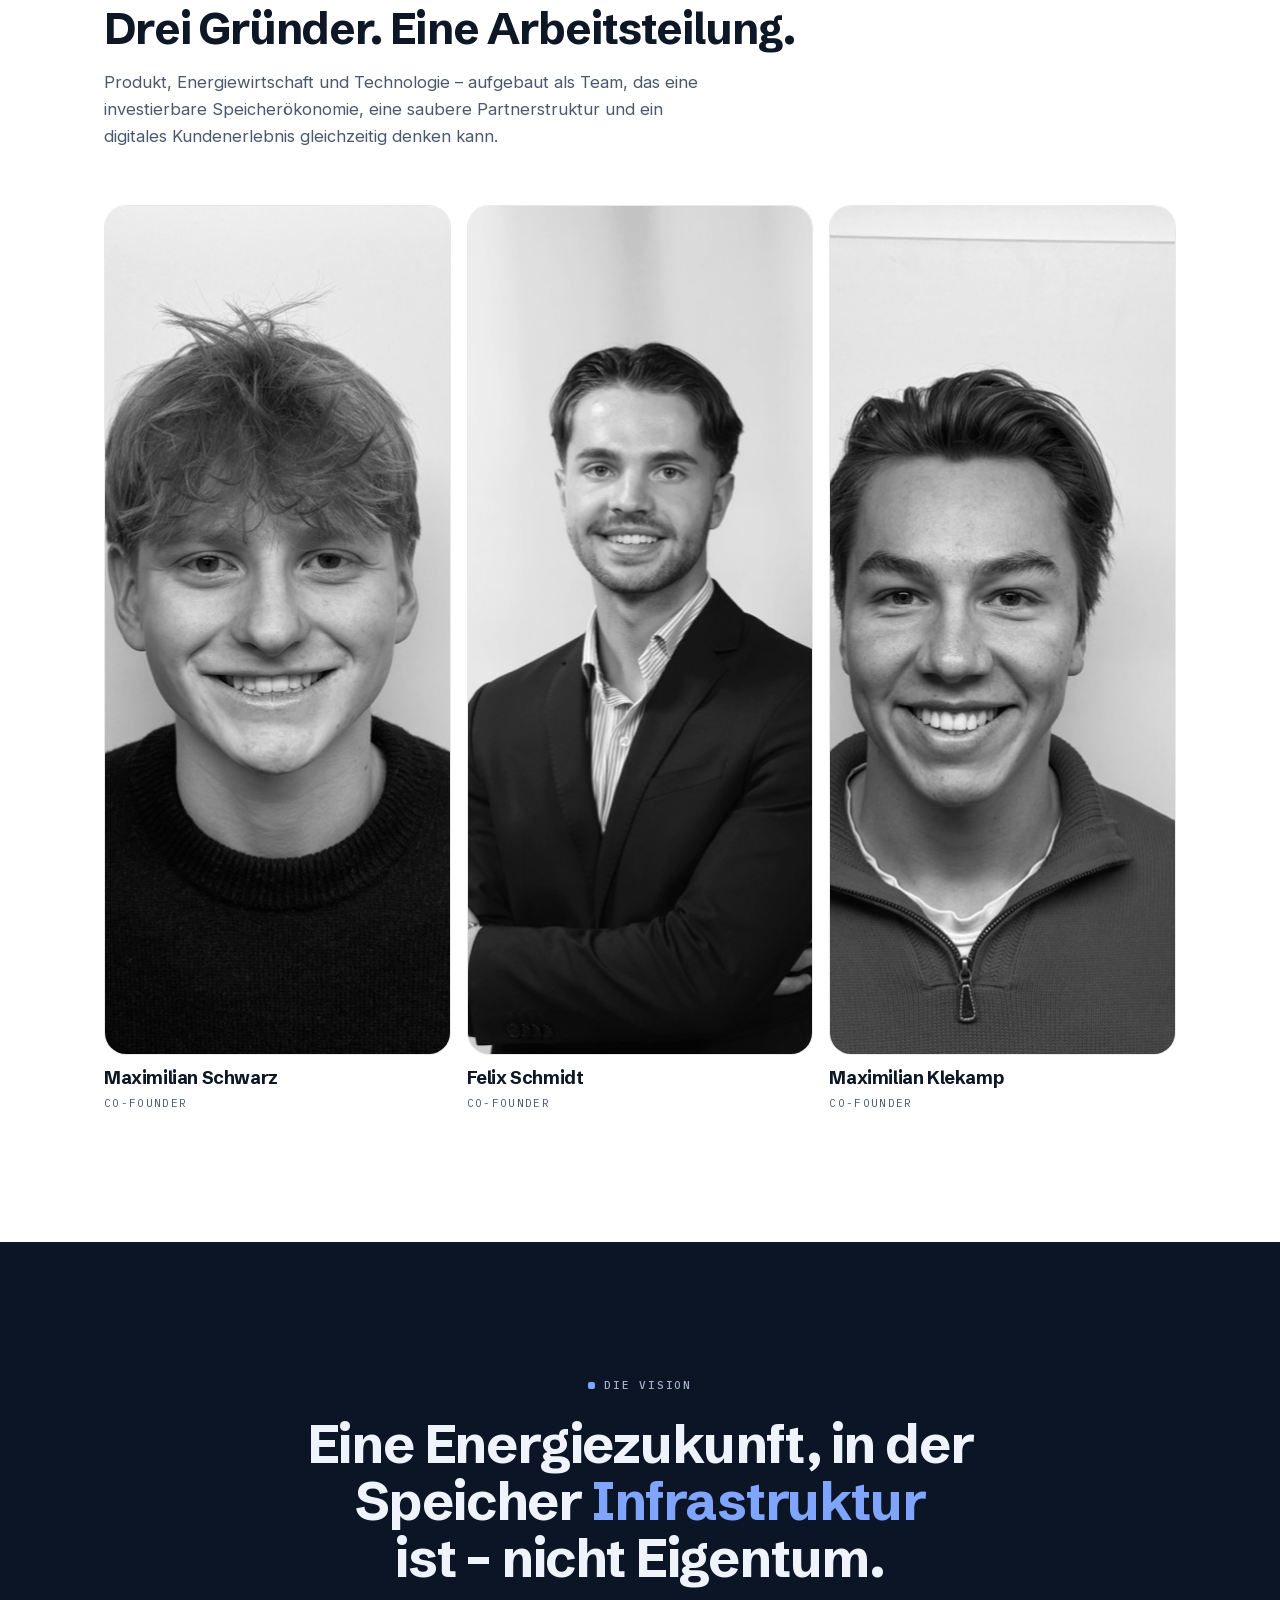
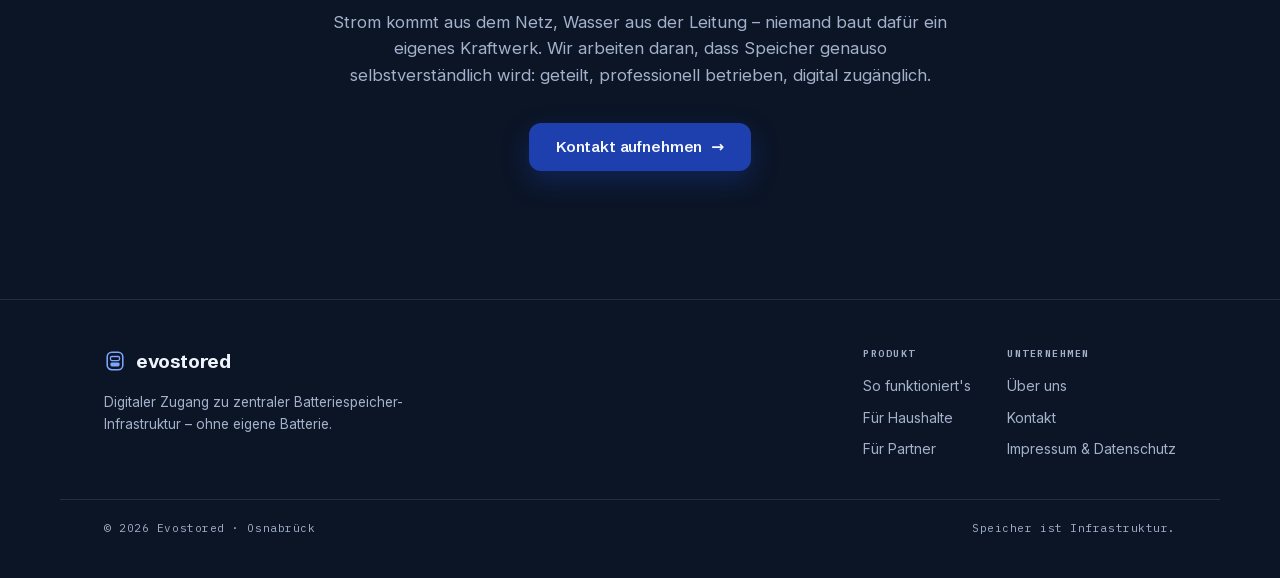
<file: ueber-uns.html>
<!DOCTYPE html>
<html lang="de">
<head>
  <meta charset="utf-8" />
  <meta name="viewport" content="width=device-width, initial-scale=1" />
  <title>Über uns – Evostored</title>
  <meta name="description" content="Evostored baut die digitale Ebene für Energiespeicherung: ein Gründerteam aus Osnabrück mit einer klaren These – Speicher ist Infrastruktur, nicht Eigentum." />
  <link rel="icon" type="image/svg+xml" href="favicon.svg" />
  <link rel="canonical" href="https://www.evostored.de/ueber-uns.html" />
  <meta property="og:title" content="Über uns – Evostored" />
  <meta property="og:description" content="Evostored baut die digitale Ebene für Energiespeicherung: ein Gründerteam aus Osnabrück mit einer klaren These – Speicher ist Infrastruktur, nicht Eigentum." />
  <meta property="og:type" content="website" />
  <meta property="og:url" content="https://www.evostored.de/ueber-uns.html" />
  <script>document.documentElement.classList.add("js");</script>
  <link rel="stylesheet" href="styles.css" />
</head>
<body>

  <header class="site-nav">
    <div class="wrap nav-bar">
      <a class="brand" href="index.html" aria-label="Evostored – Startseite">
        <svg viewBox="0 0 24 24" aria-hidden="true">
          <rect x="3.5" y="2.5" width="17" height="19" rx="5" fill="none" stroke="#1e40af" stroke-width="1.7"/>
          <rect x="7" y="13.5" width="10" height="4.4" rx="1.6" fill="#7fa5ff"/>
          <rect x="7" y="7.1" width="10" height="4.4" rx="1.6" fill="none" stroke="#7fa5ff" stroke-width="1.4"/>
        </svg>
        evostored
      </a>
      <nav class="nav-links" aria-label="Hauptnavigation">
        <a href="index.html">Start</a>
        <a href="index.html#so-funktionierts">So funktioniert's</a>
        <a href="kunden.html">Für Haushalte</a>
        <a href="partner.html">Für Partner</a>
        <a class="active" href="ueber-uns.html">Über uns</a>
      </nav>
      <a class="btn btn-primary nav-cta" href="kontakt.html">Pilot vormerken</a>
      <button class="nav-burger" aria-label="Menü öffnen" aria-expanded="false">
        <svg viewBox="0 0 20 20" fill="none" stroke="currentColor" stroke-width="1.8" stroke-linecap="round"><path d="M2.5 5.5h15M2.5 10h15M2.5 14.5h15"/></svg>
      </button>
    </div>
    <nav class="nav-drawer" aria-label="Mobile Navigation">
      <a href="index.html">Start</a>
      <a href="index.html#so-funktionierts">So funktioniert's</a>
      <a href="kunden.html">Für Haushalte</a>
      <a href="partner.html">Für Partner</a>
      <a href="ueber-uns.html">Über uns</a>
      <a href="kontakt.html">Kontakt</a>
      <a class="btn btn-primary drawer-cta" href="kontakt.html">Pilot vormerken</a>
    </nav>
  </header>

  <main>
    <section class="page-hero">
      <div class="wrap">
        <span class="kicker">Über uns</span>
        <h1>Wir bauen die digitale Ebene für Energiespeicherung.</h1>
        <p>Evostored entsteht in Osnabrück – aus einer einfachen Beobachtung: Die Energiewende produziert mittags längst mehr Strom, als gerade gebraucht wird. Was fehlt, ist fairer Zugang zu Speicher. Nicht jeder kann eine Batterie besitzen. Aber jeder sollte eine nutzen können.</p>
      </div>
    </section>

    <section class="chapter chapter-alt">
      <div class="wrap">
        <div class="section-head rv">
          <span class="kicker">Woran wir glauben</span>
          <h2>Vier Prinzipien, an denen wir uns messen lassen.</h2>
        </div>
        <div class="value-list">
          <div class="value-item rv">
            <h3>Zeigen statt versprechen</h3>
            <p>Der 500er-Pilot ist als Beweissystem gebaut: Netto-Ersparnis nach allen Gebühren, monatlich gemessen. Wenn sich etwas nicht rechnet, sagen wir das.</p>
          </div>
          <div class="value-item rv rv-2">
            <h3>Rollen statt Größenwahn</h3>
            <p>Speichertechnik, Bilanzkreis, Erzeugung und Software liegen bei erfahrenen Partnern. Evostored verantwortet die digitale Kundenschicht – und macht genau diese richtig gut.</p>
          </div>
          <div class="value-item rv rv-3">
            <h3>Zugang statt Besitz</h3>
            <p>Ein zentraler Block versorgt 500 Haushalte mit rund 3,75× weniger Kapital als 500 Einzelinstallationen. Diese Effizienz gehört zu den Kunden, nicht nur in Pitchdecks.</p>
          </div>
          <div class="value-item rv rv-4">
            <h3>Klartext statt Buzzwords</h3>
            <p>Keine erfundenen Kennzahlen, keine suggerierten Partnerschaften, keine grüne Folklore. Was auf dieser Website steht, können wir belegen oder es ist als Plan gekennzeichnet.</p>
          </div>
        </div>
      </div>
    </section>

    <section class="chapter" id="team">
      <div class="wrap">
        <div class="section-head rv">
          <span class="kicker">Das Team</span>
          <h2>Drei Gründer. Eine Arbeitsteilung.</h2>
          <p>Produkt, Energiewirtschaft und Technologie – aufgebaut als Team, das eine investierbare Speicherökonomie, eine saubere Partnerstruktur und ein digitales Kundenerlebnis gleichzeitig denken kann.</p>
        </div>
        <div class="team-grid">
          <article class="team-card rv">
            <img src="team-maximilian-schwarz.jpg" alt="Porträt von Maximilian Schwarz" width="637" height="850" loading="lazy" />
            <div>
              <h3>Maximilian Schwarz</h3>
              <span>Co-Founder</span>
            </div>
          </article>
          <article class="team-card rv rv-2">
            <img src="team-felix-schmidt.jpg" alt="Porträt von Felix Schmidt" width="683" height="850" loading="lazy" />
            <div>
              <h3>Felix Schmidt</h3>
              <span>Co-Founder</span>
            </div>
          </article>
          <article class="team-card rv rv-3">
            <img src="team-maximilian-klekamp.jpg" alt="Porträt von Maximilian Klekamp" width="637" height="850" loading="lazy" />
            <div>
              <h3>Maximilian Klekamp</h3>
              <span>Co-Founder</span>
            </div>
          </article>
        </div>
      </div>
    </section>

    <section class="chapter chapter-dark vision">
      <div class="wrap">
        <span class="kicker rv" style="justify-content: center;">Die Vision</span>
        <h2 class="rv rv-2" style="margin-top: 18px;">Eine Energiezukunft, in der Speicher <em>Infrastruktur</em> ist – nicht Eigentum.</h2>
        <p class="rv rv-3">Strom kommt aus dem Netz, Wasser aus der Leitung – niemand baut dafür ein eigenes Kraftwerk. Wir arbeiten daran, dass Speicher genauso selbstverständlich wird: geteilt, professionell betrieben, digital zugänglich.</p>
        <div class="hero-actions rv rv-4" style="justify-content: center; margin-top: 34px;">
          <a class="btn btn-primary btn-arrow" href="kontakt.html">Kontakt aufnehmen</a>
        </div>
      </div>
    </section>
  </main>

  <footer class="site-footer">
    <div class="wrap footer-grid">
      <div class="footer-brand">
        <a class="brand" href="index.html">
          <svg viewBox="0 0 24 24" aria-hidden="true">
            <rect x="3.5" y="2.5" width="17" height="19" rx="5" fill="none" stroke="#7fa5ff" stroke-width="1.7"/>
            <rect x="7" y="13.5" width="10" height="4.4" rx="1.6" fill="#7fa5ff"/>
            <rect x="7" y="7.1" width="10" height="4.4" rx="1.6" fill="none" stroke="#7fa5ff" stroke-width="1.4"/>
          </svg>
          evostored
        </a>
        <p>Digitaler Zugang zu zentraler Batteriespeicher-Infrastruktur – ohne eigene Batterie.</p>
      </div>
      <div class="footer-col">
        <strong>Produkt</strong>
        <a href="index.html#so-funktionierts">So funktioniert's</a>
        <a href="kunden.html">Für Haushalte</a>
        <a href="partner.html">Für Partner</a>
      </div>
      <div class="footer-col">
        <strong>Unternehmen</strong>
        <a href="ueber-uns.html">Über uns</a>
        <a href="kontakt.html">Kontakt</a>
        <a href="impressum.html">Impressum &amp; Datenschutz</a>
      </div>
    </div>
    <div class="wrap footer-base">
      <span>© 2026 Evostored · Osnabrück</span>
      <span>Speicher ist Infrastruktur.</span>
    </div>
  </footer>

  <script src="app.js" defer></script>
</body>
</html>
</file>
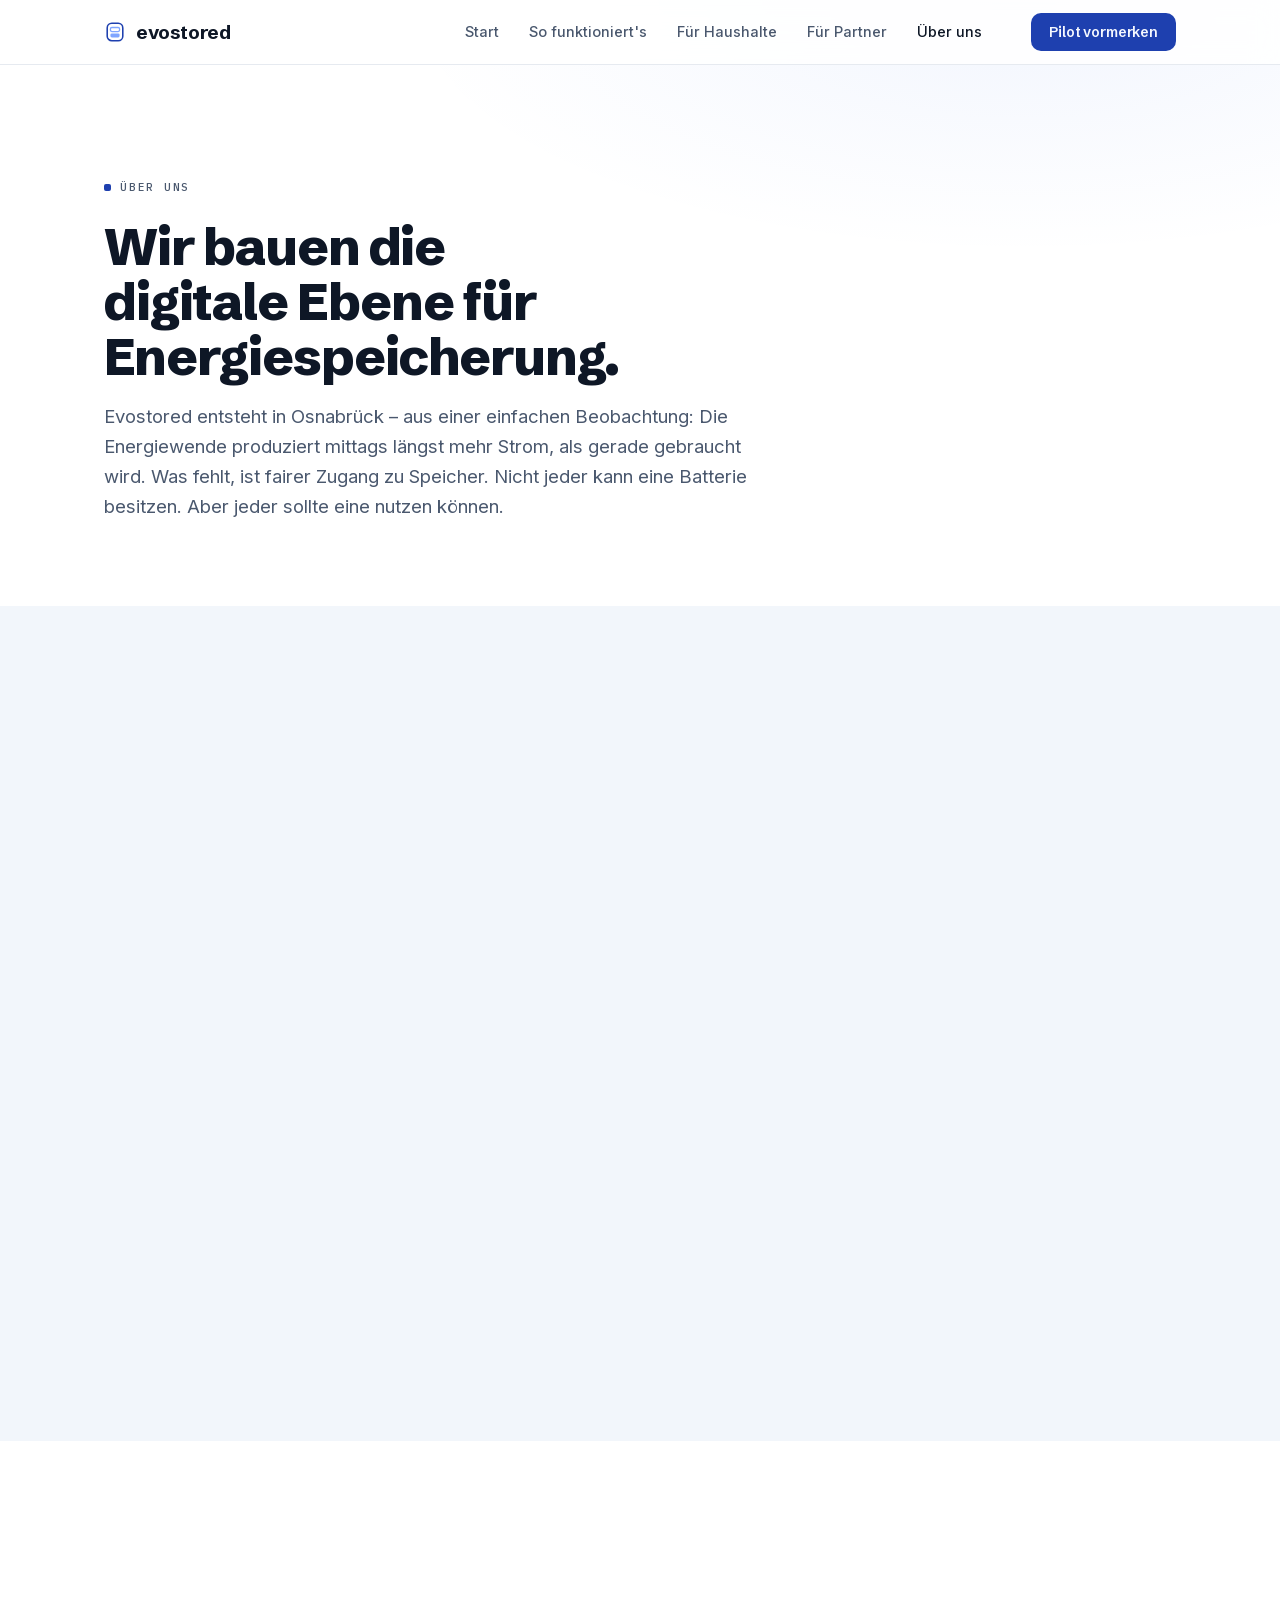
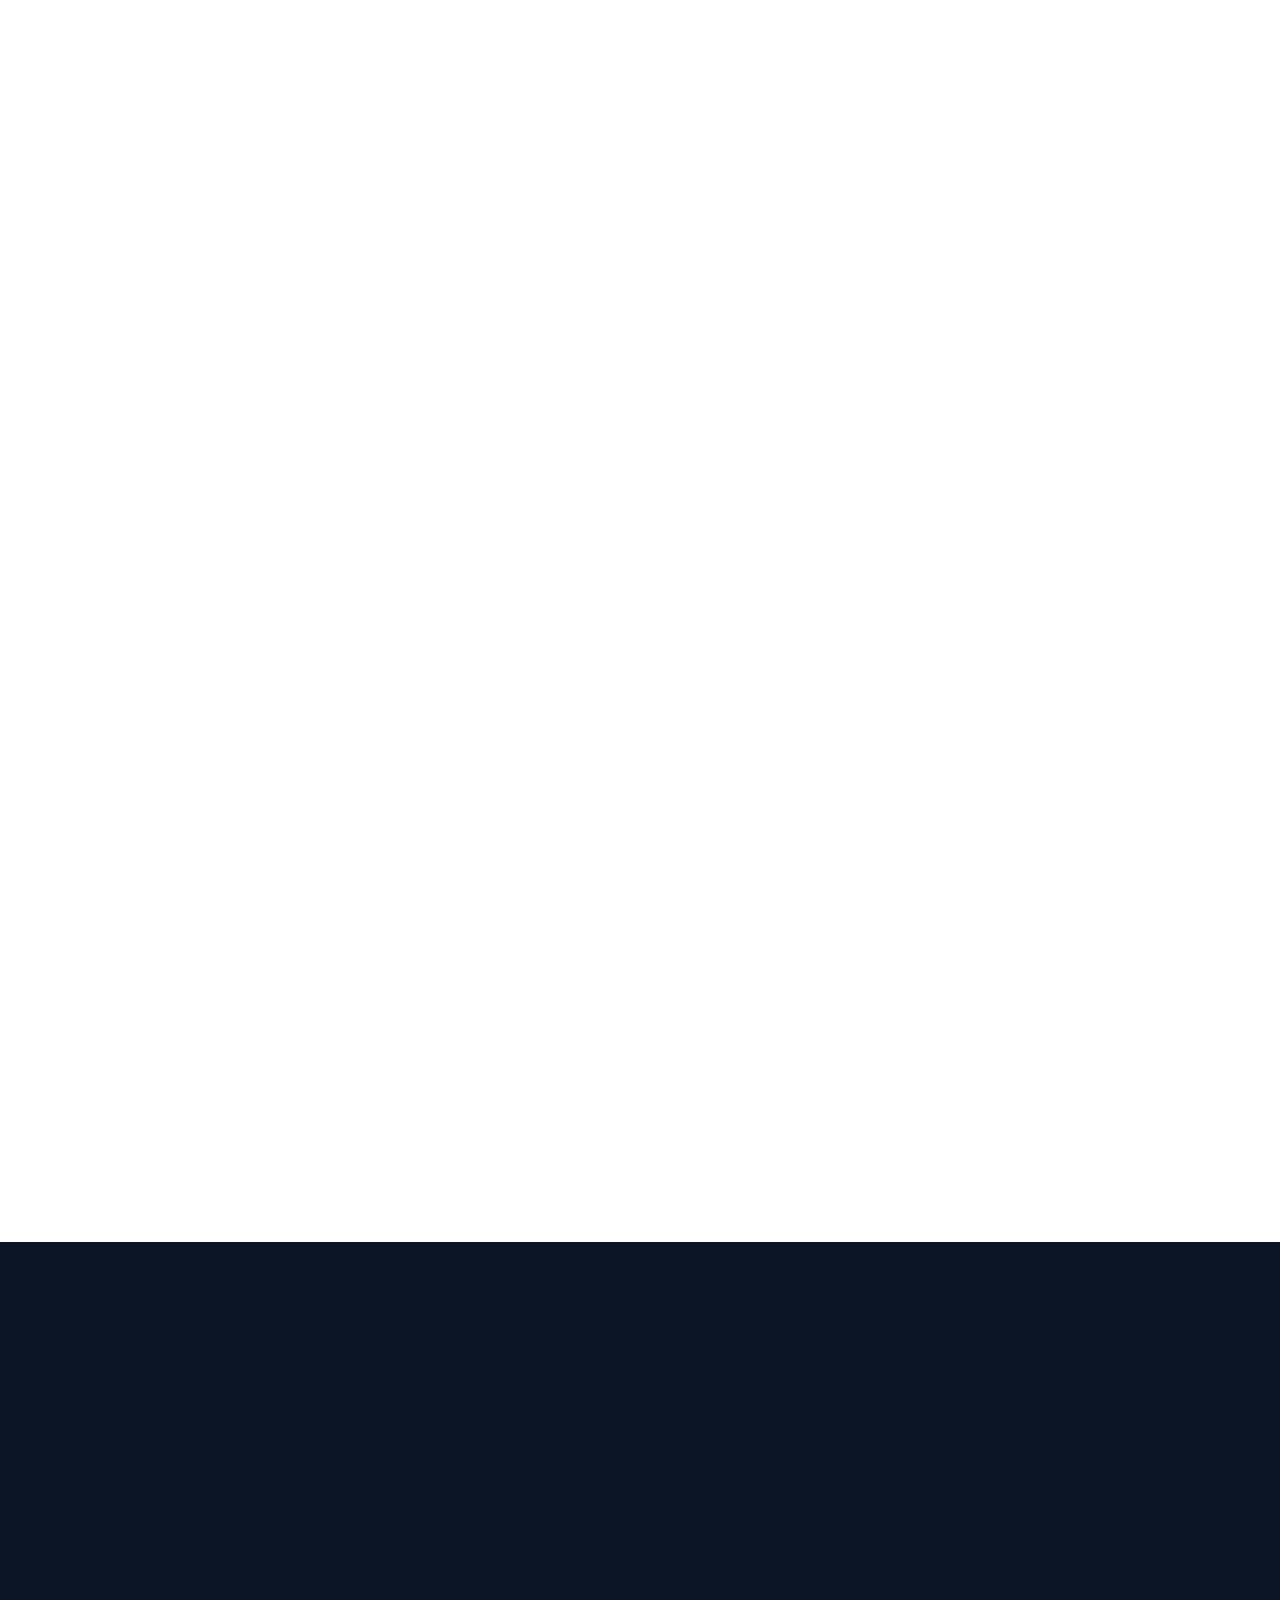
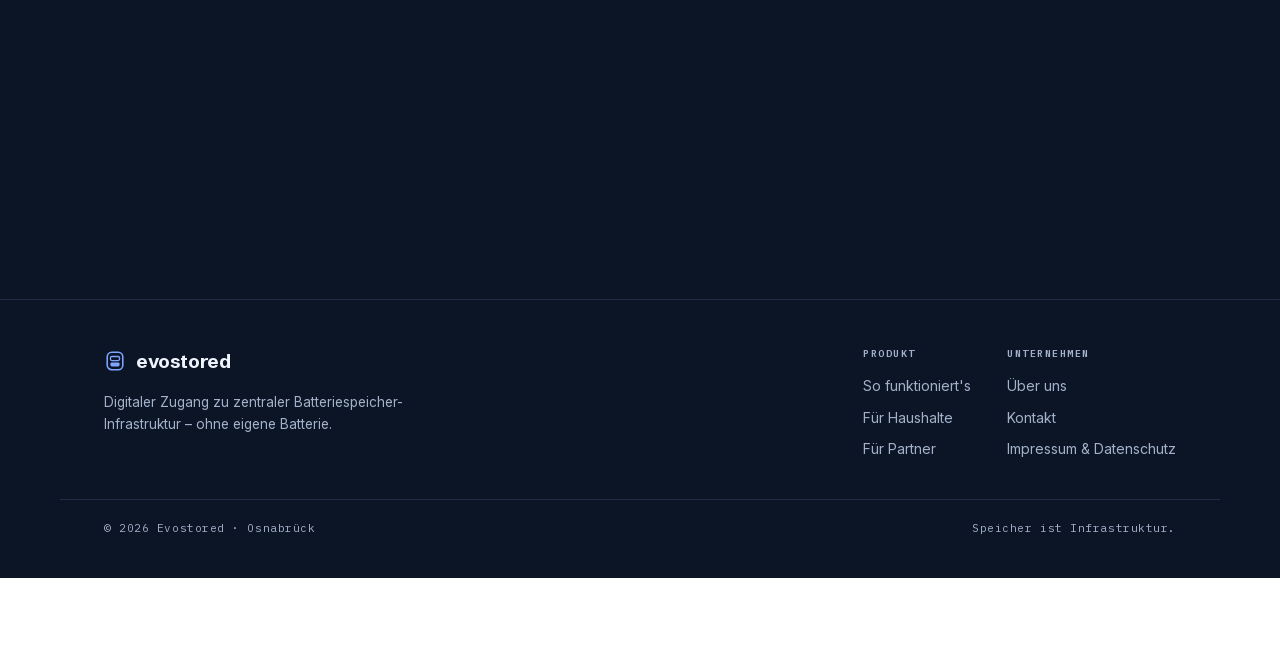
<file: vision.html>
<!DOCTYPE html>
<html lang="de">
<head>
  <meta charset="utf-8" />
  <meta http-equiv="refresh" content="0; url=ueber-uns.html" />
  <link rel="canonical" href="https://www.evostored.de/ueber-uns.html" />
  <meta name="robots" content="noindex" />
  <title>Vision – Evostored</title>
</head>
<body>
  <p>Diese Seite ist umgezogen: <a href="ueber-uns.html">weiter zu Evostored</a></p>
</body>
</html>
</file>
<file: styles.css>
/* ============================================================
   Evostored Design System — hell & vertrauensvoll
   Weißer Grund, Tinten-Navy als Schrift, Dunkelblau als
   Aktionsfarbe. Funktionale Farben nur in Diagrammen:
   Hellblau = gespeicherte Anteile, Blau = Netz/digital,
   Grün = Erzeugung, Koralle = Verbrauch/teuer.
   Dunkle Kapitel nur als Akzent (Perspektivwechsel, Abschluss).
   ============================================================ */

@font-face {
  font-family: "Schibsted Grotesk";
  font-style: normal;
  font-weight: 400 800;
  font-display: swap;
  src: url(fonts/schibsted-grotesk-var.woff2) format("woff2");
}
@font-face {
  font-family: "Inter";
  font-style: normal;
  font-weight: 400 600;
  font-display: swap;
  src: url(fonts/inter-var.woff2) format("woff2");
}
@font-face {
  font-family: "IBM Plex Mono";
  font-style: normal;
  font-weight: 400;
  font-display: swap;
  src: url(fonts/ibm-plex-mono-400.woff2) format("woff2");
}
@font-face {
  font-family: "IBM Plex Mono";
  font-style: normal;
  font-weight: 500;
  font-display: swap;
  src: url(fonts/ibm-plex-mono-500.woff2) format("woff2");
}
@font-face {
  font-family: "IBM Plex Mono";
  font-style: normal;
  font-weight: 600;
  font-display: swap;
  src: url(fonts/ibm-plex-mono-600.woff2) format("woff2");
}

:root {
  /* Helle Flächen */
  --paper: #ffffff;
  --cloud: #f2f6fb;
  --line: #e6eaf0;
  --line-strong: #d4dbe5;

  /* Schrift auf hell */
  --ink: #0e1726;
  --ink-soft: #4a586e;
  --faint: #64748b;

  /* Aktionsfarbe: Dunkelblau – die Evostored-Markenfarbe */
  --brand: #1e40af;
  --brand-deep: #16307d;
  --brand-soft: #e7edfb;
  --brand-ink: #f5f8ff;
  --brand-bright: #7fa5ff; /* Akzente auf dunklen Kapiteln */

  /* Blau nur als Diagramm-Semantik (Netz / Strombörse) */
  --blue: #1f5eea;
  --blue-deep: #1848c4;
  --blue-soft: #eaf1ff;

  /* Dunkle Akzent-Kapitel */
  --night: #0b1526;
  --night-2: #101d33;
  --night-line: rgba(164, 194, 255, 0.15);
  --night-line-strong: rgba(164, 194, 255, 0.28);
  --snow: #eef3fc;
  --snow-soft: #a3b2ca;

  /* Funktionale Energie-Farben (Diagramme) */
  --cell: #7fa5ff;        /* gespeicherte Energie / Anteile */
  --cell-deep: #3b66d9;   /* Anteils-Blau als Kontur/Text auf hell */
  --pv: #1f9e6d;          /* Erzeugung */
  --load: #e05a48;        /* Verbrauch / teuer */

  /* Typografie */
  --display: "Schibsted Grotesk", "Inter", system-ui, sans-serif;
  --body: "Inter", system-ui, -apple-system, sans-serif;
  --mono: "IBM Plex Mono", ui-monospace, "SF Mono", monospace;

  /* Geometrie */
  --r-lg: 22px;
  --r-md: 14px;
  --r-sm: 9px;
  --wrap: 1160px;
  --pad: clamp(20px, 4.4vw, 44px);
  --ease: cubic-bezier(0.22, 0.9, 0.3, 1);
  --shadow-card: 0 22px 55px rgba(14, 23, 38, 0.07);
}

/* ---------------------------------------------------- Reset */
*,
*::before,
*::after { box-sizing: border-box; margin: 0; padding: 0; }

html { scroll-behavior: smooth; -webkit-text-size-adjust: 100%; }

body {
  overflow-x: clip;
  background: var(--paper);
  color: var(--ink);
  font-family: var(--body);
  font-size: 16.5px;
  line-height: 1.62;
  -webkit-font-smoothing: antialiased;
  text-rendering: optimizeLegibility;
}

img, svg { display: block; max-width: 100%; }
a { color: inherit; text-decoration: none; }
button { font: inherit; cursor: pointer; }
ul, ol { list-style: none; }
strong { font-weight: 600; }

::selection { background: rgba(30, 64, 175, 0.22); }

a:focus-visible,
button:focus-visible,
summary:focus-visible {
  outline: 2px solid var(--brand-deep);
  outline-offset: 3px;
  border-radius: 4px;
}

.wrap { max-width: var(--wrap); margin-inline: auto; padding-inline: var(--pad); }

.text-link {
  text-decoration: underline;
  text-underline-offset: 2px;
  transition: color 0.16s var(--ease);
}
.text-link:hover { color: var(--brand-deep); }

/* ------------------------------------------------ Typo-Rollen */
.kicker {
  display: inline-flex;
  align-items: center;
  gap: 9px;
  font-family: var(--mono);
  font-size: 11px;
  font-weight: 500;
  letter-spacing: 0.16em;
  text-transform: uppercase;
  color: var(--ink-soft);
}
.kicker::before {
  content: "";
  width: 7px;
  height: 7px;
  border-radius: 2px;
  background: var(--brand);
  flex: 0 0 auto;
}
.kicker.k-blue::before { background: var(--blue); }
.kicker.k-cell::before { background: var(--cell); }
.kicker.k-pv::before { background: var(--pv); }
.kicker.k-load::before { background: var(--load); }

h1, h2, h3 {
  font-family: var(--display);
  font-weight: 700;
  letter-spacing: -0.022em;
  line-height: 1.06;
  text-wrap: balance;
}

.section-head { max-width: 720px; display: grid; gap: 18px; }
.section-head h2 { font-size: clamp(29px, 4.2vw, 44px); }
.section-head p { color: var(--ink-soft); max-width: 60ch; }

.meter {
  font-family: var(--mono);
  font-variant-numeric: tabular-nums;
  letter-spacing: -0.01em;
}
.unit {
  font-family: var(--mono);
  font-size: 0.62em;
  font-weight: 500;
  letter-spacing: 0.04em;
  color: var(--faint);
}

/* ------------------------------------------------ Buttons */
.btn {
  display: inline-flex;
  align-items: center;
  justify-content: center;
  gap: 9px;
  min-height: 48px;
  padding: 0 26px;
  border-radius: 12px;
  border: 1px solid transparent;
  font-family: var(--display);
  font-size: 15.5px;
  font-weight: 600;
  letter-spacing: -0.01em;
  transition: transform 0.18s var(--ease), background 0.18s var(--ease),
    border-color 0.18s var(--ease), color 0.18s var(--ease), box-shadow 0.18s var(--ease);
}
.btn:active { transform: translateY(1px); }
.btn-primary { background: var(--brand); color: var(--brand-ink); box-shadow: 0 10px 26px rgba(30, 64, 175, 0.35); }
.btn-primary:hover { background: #2a52d4; }
.btn-ghost { border-color: var(--line-strong); color: var(--ink); }
.btn-ghost:hover { border-color: var(--ink-soft); background: var(--cloud); }
.btn-arrow::after { content: "→"; font-family: var(--body); transition: transform 0.18s var(--ease); }
.btn-arrow:hover::after { transform: translateX(3px); }

.chapter-dark .btn-ghost { border-color: var(--night-line-strong); color: var(--snow); }
.chapter-dark .btn-ghost:hover { border-color: var(--snow-soft); background: rgba(164, 194, 255, 0.08); }

/* ------------------------------------------------ Navigation */
.site-nav {
  position: fixed;
  inset: 0 0 auto;
  z-index: 80;
  background: rgba(255, 255, 255, 0.86);
  -webkit-backdrop-filter: blur(14px);
  backdrop-filter: blur(14px);
  border-bottom: 1px solid var(--line);
}
.nav-bar {
  height: 64px;
  display: flex;
  align-items: center;
  gap: 28px;
}
.brand {
  display: inline-flex;
  align-items: center;
  gap: 10px;
  font-family: var(--display);
  font-size: 19px;
  font-weight: 700;
  letter-spacing: -0.02em;
  color: var(--ink);
}
.brand svg { width: 22px; height: 22px; }
.nav-links {
  display: flex;
  gap: 4px;
  margin-left: auto;
}
.nav-links a {
  padding: 8px 13px;
  border-radius: 9px;
  font-size: 14.5px;
  font-weight: 500;
  color: var(--ink-soft);
  transition: color 0.16s var(--ease), background 0.16s var(--ease);
}
.nav-links a:hover { color: var(--ink); background: var(--cloud); }
.nav-links a.active { color: var(--ink); }
.nav-cta {
  margin-left: 8px;
  min-height: 38px;
  padding: 0 17px;
  border-radius: 10px;
  font-size: 14px;
  box-shadow: none;
}
.nav-burger {
  display: none;
  margin-left: auto;
  width: 42px;
  height: 42px;
  border: 1px solid var(--line-strong);
  border-radius: 10px;
  background: transparent;
  color: var(--ink);
  align-items: center;
  justify-content: center;
}
.nav-burger svg { width: 19px; height: 19px; }
.nav-drawer { display: none; }

/* ------------------------------------------------ Sektionen */
.chapter { padding-block: clamp(78px, 10vw, 132px); background: var(--paper); }
.chapter-alt { background: var(--cloud); }
.chapter-dark { background: var(--night); color: var(--snow); }
.chapter-dark .section-head p,
.chapter-dark p { color: var(--snow-soft); }
.chapter-dark .kicker { color: var(--snow-soft); }
.chapter-dark .kicker::before { background: var(--brand-bright); }
.chapter-tight { padding-top: clamp(20px, 3vw, 36px); }

/* Reveal-Grundlage: verstecken nur, wenn JS aktiv ist */
.js .rv { opacity: 0; transform: translateY(26px); transition: opacity 0.7s var(--ease), transform 0.7s var(--ease); }
.js .rv.is-in { opacity: 1; transform: none; }
.js .rv-2 { transition-delay: 0.1s; }
.js .rv-3 { transition-delay: 0.2s; }
.js .rv-4 { transition-delay: 0.3s; }

/* ------------------------------------------------ Hero */
.hero {
  position: relative;
  padding-block: clamp(120px, 14vw, 168px) clamp(64px, 8vw, 104px);
  background:
    radial-gradient(80% 55% at 78% 0%, rgba(127, 165, 255, 0.14), transparent 68%),
    radial-gradient(55% 42% at 0% 100%, rgba(31, 94, 234, 0.05), transparent 72%),
    var(--paper);
  overflow: hidden;
}
.hero::before {
  content: "";
  position: absolute;
  inset: 0;
  background-image:
    linear-gradient(rgba(14, 23, 38, 0.045) 1px, transparent 1px),
    linear-gradient(90deg, rgba(14, 23, 38, 0.045) 1px, transparent 1px);
  background-size: 72px 72px;
  mask-image: radial-gradient(110% 80% at 50% 0%, rgba(0, 0, 0, 0.55), transparent 70%);
  -webkit-mask-image: radial-gradient(110% 80% at 50% 0%, rgba(0, 0, 0, 0.55), transparent 70%);
  pointer-events: none;
}
.hero-grid {
  position: relative;
  display: grid;
  grid-template-columns: minmax(0, 1.04fr) minmax(0, 0.96fr);
  gap: clamp(40px, 6vw, 84px);
  align-items: center;
}
.hero .kicker {
  background: var(--brand-soft);
  color: var(--brand-deep);
  padding: 7px 13px;
  border-radius: 99px;
}
.hero-copy h1 {
  font-size: clamp(34px, 4.4vw, 54px);
  font-weight: 800;
  margin-block: 20px 18px;
  max-width: 15ch;
}
.hero-copy h1 em {
  font-style: normal;
  color: var(--brand-deep);
}
.hero-copy > p {
  font-size: clamp(16.5px, 1.5vw, 18.5px);
  color: var(--ink-soft);
  max-width: 46ch;
}
.hero-actions { display: flex; flex-wrap: wrap; gap: 13px; margin-top: 32px; }
.hero-foot {
  margin-top: 36px;
  display: flex;
  flex-wrap: wrap;
  gap: 10px 24px;
  font-family: var(--mono);
  font-size: 11.5px;
  letter-spacing: 0.05em;
  color: var(--ink-soft);
}
.hero-foot span { display: inline-flex; align-items: center; gap: 8px; }
.hero-foot span::before { content: "✓"; color: var(--pv); font-weight: 600; }

/* ------------------------------------------------ Flow-Szene (Hero) */
.flow-scene {
  position: relative;
  min-width: 0;
  border: 1px solid var(--line);
  border-radius: var(--r-lg);
  background: var(--paper);
  box-shadow: var(--shadow-card);
  padding: 22px 22px 18px;
}
.flow-head {
  display: flex;
  flex-wrap: wrap;
  align-items: center;
  justify-content: space-between;
  gap: 8px 12px;
  margin-bottom: 12px;
}
.flow-title {
  font-family: var(--mono);
  font-size: 11px;
  font-weight: 500;
  letter-spacing: 0.14em;
  text-transform: uppercase;
  color: var(--faint);
}
.flow-state {
  display: inline-flex;
  align-items: center;
  gap: 8px;
  font-family: var(--mono);
  font-size: 11px;
  padding: 6px 11px;
  border-radius: 99px;
  border: 1px solid var(--line);
  background: var(--cloud);
  color: var(--ink-soft);
}
/* Viel Wind = laden (gruen wie der Windfluss), Abend = liefern (hellblau) */
.flow-state i { width: 7px; height: 7px; border-radius: 50%; background: var(--pv); flex: 0 0 auto; transition: background 0.4s var(--ease); }
.is-evening .flow-state i { background: var(--cell); }

.flow-svg { width: 100%; height: auto; }
.flow-svg text { font-family: var(--mono); letter-spacing: 0.02em; }




/* ---------------------------------- Hero: Vom Wind zu deinem Anteil */
.wh-mast { stroke: var(--ink); stroke-width: 2.6; stroke-linecap: round; }
.wh-rotor { stroke: var(--ink); stroke-width: 2.4; stroke-linecap: round; fill: none; }
.wh-rotor path { transform-box: view-box; transform-origin: 80px 84px; animation: wh-spin 7s linear infinite; }
.is-evening .wh-rotor path { animation-duration: 16s; }
@keyframes wh-spin { to { transform: rotate(360deg); } }
.wh-hub { fill: var(--ink); }
.wh-gusts { stroke: var(--pv); stroke-width: 1.6; fill: none; stroke-linecap: round; opacity: 0.75; transition: opacity 0.5s var(--ease); }
.is-evening .wh-gusts { opacity: 0.15; }
.wh-net { stroke: var(--line-strong); stroke-width: 1.4; fill: none; }
.wh-ground { stroke: var(--line-strong); stroke-width: 1.5; }
.wh-block { fill: #fbfcfe; stroke: var(--ink); stroke-width: 1.5; }
.wh-cell { fill: #f6f9ff; stroke: #8aa4d6; stroke-width: 1.1; }
.wh-fill {
  fill: rgba(127, 165, 255, 0.75);
  transform-box: fill-box;
  transform-origin: center bottom;
  transform: scaleY(0.85);
  transition: transform 1.1s var(--ease);
}
.is-evening .wh-fill { transform: scaleY(0.4); }
.wh-cell-res { fill: var(--cloud); stroke: #b3bdcc; stroke-dasharray: 3 3; stroke-width: 1.1; }
.wh-mine { stroke: var(--brand); stroke-width: 2; }
.wh-mine-ring { fill: none; stroke: var(--brand); stroke-width: 1.4; opacity: 0.5; animation: wh-glow 2.6s ease-in-out infinite; }
@keyframes wh-glow { 0%, 100% { opacity: 0.15; } 50% { opacity: 0.7; } }
.wh-callout { fill: var(--brand); }
.wh-callout-text { fill: var(--brand-ink); font-size: 10px; font-weight: 500; letter-spacing: 0.04em; }
.wh-leader { stroke: var(--brand); stroke-width: 1.2; stroke-dasharray: 2 3; fill: none; opacity: 0.7; }
.wh-core { fill: var(--brand-soft); stroke: var(--brand); stroke-width: 1.5; }
.wh-core-word { fill: var(--brand-deep); font-size: 12px; font-weight: 600; letter-spacing: 0.18em; }
.wh-house { fill: #fbfcfe; stroke: var(--ink); stroke-width: 1.5; }
.wh-window { fill: var(--cloud); stroke: #b3bdcc; stroke-width: 1; transition: fill 0.9s var(--ease); }
.is-evening .wh-lit { fill: rgba(127, 165, 255, 0.75); }
.wh-door { fill: var(--ink); }
.wh-sub { fill: var(--ink-soft); font-size: 10px; }
.wh-chip { fill: #ffffff; stroke: var(--pv); stroke-width: 1.2; }
.wh-chip-text { fill: var(--pv); font-size: 9.5px; font-weight: 600; letter-spacing: 0.02em; }

/* Impulse entlang der Flusslinie */
.pulse {
  offset-path: var(--path);
  offset-rotate: 0deg;
  animation: pulse-run var(--dur, 3.6s) linear infinite;
  animation-delay: var(--delay, 0s);
  opacity: 0;
}
@keyframes pulse-run {
  0% { offset-distance: 0%; opacity: 0; }
  8% { opacity: 1; }
  88% { opacity: 1; }
  100% { offset-distance: 100%; opacity: 0; }
}
.pulse-up { animation-name: pulse-run-up; }
@keyframes pulse-run-up {
  0% { offset-distance: 100%; opacity: 0; }
  8% { opacity: 1; }
  88% { opacity: 1; }
  100% { offset-distance: 0%; opacity: 0; }
}
.flow-scene .p-charge { display: initial; }
.flow-scene .p-discharge { display: none; }
.flow-scene.is-evening .p-charge { display: none; }
.flow-scene.is-evening .p-discharge { display: initial; }

.flow-caption {
  margin-top: 10px;
  display: flex;
  flex-wrap: wrap;
  justify-content: space-between;
  gap: 6px 14px;
  font-family: var(--mono);
  font-size: 10.5px;
  letter-spacing: 0.04em;
  color: var(--faint);
}

/* ------------------------------------------------ Tagesverlauf-Chart */
.daychart-card {
  margin-top: clamp(40px, 6vw, 64px);
  border: 1px solid var(--line);
  border-radius: var(--r-lg);
  background: var(--paper);
  padding: clamp(22px, 3.4vw, 38px);
  box-shadow: var(--shadow-card);
}
.daychart-svg { width: 100%; height: auto; }
.daychart-svg .axis { stroke: var(--line); stroke-width: 1; }
.daychart-svg .curve-pv { stroke: var(--pv); stroke-width: 2.4; fill: none; }
.daychart-svg .curve-load { stroke: var(--load); stroke-width: 2.4; fill: none; }
.daychart-svg .fill-pv { fill: rgba(31, 158, 109, 0.11); }
.daychart-svg .fill-gap { fill: rgba(224, 90, 72, 0.13); }
.daychart-svg text { font-family: var(--mono); font-size: 10.5px; fill: var(--ink-soft); letter-spacing: 0.06em; }
.daychart-svg .anno { font-size: 11.5px; font-weight: 600; fill: var(--ink); letter-spacing: 0; font-family: var(--body); }
.js .chart-draw .curve-pv,
.js .chart-draw .curve-price,
.js .chart-draw .curve-load {
  stroke-dasharray: 900;
  stroke-dashoffset: 900;
  transition: stroke-dashoffset 1.6s var(--ease);
}
.js .chart-draw.is-in .curve-pv, .js .chart-draw.is-in .curve-price { stroke-dashoffset: 0; }
.js .chart-draw.is-in .curve-load { stroke-dashoffset: 0; transition-delay: 0.35s; }
.daychart-legend {
  display: flex;
  flex-wrap: wrap;
  gap: 10px 26px;
  margin-top: 16px;
  font-family: var(--mono);
  font-size: 11px;
  letter-spacing: 0.05em;
  color: var(--ink-soft);
}
.daychart-legend span { display: inline-flex; align-items: center; gap: 8px; }
.daychart-legend i { width: 16px; height: 3px; border-radius: 2px; }
.daychart-legend .l-pv { background: var(--pv); }
.daychart-legend .l-load { background: var(--load); }
.daychart-legend .l-price { background: var(--blue); }

.section-bridge {
  margin-top: clamp(34px, 5vw, 52px);
  font-size: clamp(16.5px, 1.5vw, 18px);
  color: var(--ink-soft);
  max-width: 62ch;
}
.section-bridge strong { color: var(--ink); }

.price-svg .curve-price { stroke: var(--blue); stroke-width: 2.4; fill: none; }
.price-svg .zero-line { stroke: #9aa7b8; stroke-width: 1; stroke-dasharray: 5 5; }
.price-svg .band-cheap { fill: rgba(31, 158, 109, 0.1); }
.price-svg .band-dear { fill: rgba(224, 90, 72, 0.1); }
.price-svg .band-label-cheap { fill: var(--pv); font-weight: 600; letter-spacing: 0.02em; }
.price-svg .band-label-dear { fill: var(--load); font-weight: 600; letter-spacing: 0.02em; }

.fact-row {
  margin-top: clamp(34px, 5vw, 52px);
  display: grid;
  grid-template-columns: repeat(2, minmax(0, 1fr));
  gap: 16px;
  max-width: 780px;
}
.fact {
  border-left: 3px solid var(--line-strong);
  padding-left: 18px;
  display: grid;
  gap: 4px;
}
.fact.f-load { border-color: var(--load); }
.fact.f-cell { border-color: var(--cell); }
.fact.f-pv { border-color: var(--pv); }
.fact.f-blue { border-color: var(--blue); }
.fact strong {
  font-family: var(--mono);
  font-size: clamp(22px, 2.6vw, 30px);
  font-weight: 600;
  color: var(--ink);
  font-variant-numeric: tabular-nums;
}
.fact span { font-size: 14px; color: var(--ink-soft); max-width: 34ch; }
.fact-src { margin-top: 14px; font-size: 12.5px; color: var(--faint); }

/* ------------------------------------------------ Altes Modell */
.oldway {
  margin-top: clamp(40px, 6vw, 64px);
  display: grid;
  grid-template-columns: minmax(0, 1fr) minmax(0, 1fr);
  gap: clamp(28px, 4.4vw, 56px);
  align-items: center;
}
.oldway-visual {
  border: 1px solid var(--line);
  border-radius: var(--r-lg);
  background: var(--paper);
  box-shadow: var(--shadow-card);
  padding: clamp(20px, 3vw, 32px);
}
.oldway-svg { width: 100%; height: auto; }
.oldway-svg .house { stroke: var(--ink); stroke-width: 1.7; fill: none; stroke-linejoin: round; stroke-linecap: round; }
.oldway-svg .batt { fill: rgba(224, 90, 72, 0.1); stroke: var(--load); stroke-width: 1.6; }
.oldway-svg text { font-family: var(--mono); font-size: 10.5px; fill: var(--ink-soft); letter-spacing: 0.04em; }
.oldway-svg .price { font-size: 15px; font-weight: 600; fill: var(--ink); }
.oldway-tags { display: grid; gap: 11px; }
.oldway-tag {
  display: flex;
  align-items: baseline;
  gap: 14px;
  border: 1px solid var(--line);
  border-radius: var(--r-md);
  background: var(--paper);
  padding: 15px 18px;
}
.chapter-alt .oldway-tag,
.chapter-alt .step-card,
.chapter-alt .info-card { box-shadow: 0 10px 26px rgba(14, 23, 38, 0.04); }
.oldway-tag strong {
  font-family: var(--mono);
  font-size: 14px;
  font-weight: 600;
  color: var(--load);
  white-space: nowrap;
}
.oldway-tag span { font-size: 14.5px; color: var(--ink-soft); }

/* ------------------------------------------------ Der Wechsel (dunkler Akzent) */
.shift { text-align: center; }
.shift .section-head { max-width: 860px; margin-inline: auto; }
.shift h2 { font-size: clamp(30px, 4.8vw, 52px); }
.shift-claim {
  margin-top: 16px;
  font-family: var(--display);
  font-size: clamp(19px, 2.4vw, 25px);
  font-weight: 600;
  color: var(--brand-bright);
  letter-spacing: -0.015em;
}
.network-stage {
  margin-top: clamp(44px, 6.5vw, 72px);
  border: 1px solid var(--night-line);
  border-radius: var(--r-lg);
  background:
    radial-gradient(80% 70% at 50% 100%, rgba(127, 165, 255, 0.08), transparent 70%),
    var(--night-2);
  padding: clamp(20px, 3.4vw, 40px);
}
.network-svg { width: 100%; height: auto; }
.network-svg .n-house { stroke: var(--snow-soft); stroke-width: 1.5; fill: none; stroke-linejoin: round; stroke-linecap: round; }
.network-svg .n-line { stroke: var(--night-line-strong); stroke-width: 1.2; fill: none; }
.network-svg .n-core { fill: var(--night); stroke: var(--brand-bright); stroke-width: 1.6; }
.network-svg text { font-family: var(--mono); letter-spacing: 0.1em; }
.network-svg .n-core-label { fill: var(--brand-bright); font-size: 12px; font-weight: 600; letter-spacing: 0.22em; }
.network-svg .n-block { fill: #16273f; stroke: var(--night-line-strong); stroke-width: 1.4; }
.network-svg .n-cell { fill: rgba(127, 165, 255, 0.75); }
.network-svg .n-sub { fill: var(--snow-soft); font-size: 10.5px; }

/* ------------------------------------------------ Schritte */
.steps {
  margin-top: clamp(40px, 6vw, 64px);
  display: grid;
  grid-template-columns: repeat(3, minmax(0, 1fr));
  gap: 16px;
  counter-reset: step;
}
.step-card {
  border: 1px solid var(--line);
  border-radius: var(--r-lg);
  background: var(--paper);
  padding: 26px 24px 28px;
  display: grid;
  gap: 14px;
  align-content: start;
}
.step-card::before {
  counter-increment: step;
  content: "0" counter(step);
  font-family: var(--mono);
  font-size: 12px;
  font-weight: 600;
  letter-spacing: 0.14em;
  color: var(--cell-deep);
}
.step-card:nth-child(2)::before { color: var(--blue-deep); }
.step-card:nth-child(3)::before { color: var(--pv); }
.step-card:nth-child(1) .step-visual { background: #eef2f8; }
.step-card:nth-child(2) .step-visual { background: var(--blue-soft); }
.step-card:nth-child(3) .step-visual { background: #eaf6df; }
.step-card h3 { font-size: 20.5px; }
.step-card p { font-size: 15px; color: var(--ink-soft); }
.step-visual {
  order: -1;
  height: 118px;
  border-radius: var(--r-md);
  background: var(--cloud);
  display: grid;
  place-items: center;
}
.step-visual svg { width: 84%; height: auto; max-height: 96px; }
.step-visual .sv-stroke { stroke: var(--ink); stroke-width: 1.6; fill: none; stroke-linecap: round; stroke-linejoin: round; }
.step-visual .sv-soft { stroke: #a9b4c6; }
.step-visual .sv-cell { fill: var(--cell); }
.step-visual .sv-blue { stroke: var(--blue); }
.step-visual text { font-family: var(--mono); font-size: 9.5px; fill: var(--ink-soft); letter-spacing: 0.08em; }

/* ------------------------------------------------ App-Interface */
.app-section-grid {
  display: grid;
  grid-template-columns: minmax(0, 0.9fr) minmax(0, 1.1fr);
  gap: clamp(36px, 6vw, 80px);
  align-items: center;
}
.app-points { display: grid; gap: 20px; margin-top: 30px; }
.app-point { display: grid; grid-template-columns: 34px 1fr; gap: 14px; align-items: start; }
.app-point i {
  width: 34px;
  height: 34px;
  border-radius: 10px;
  border: 1px solid var(--line-strong);
  background: var(--paper);
  display: grid;
  place-items: center;
  color: var(--brand-deep);
}
.app-point i svg { width: 17px; height: 17px; stroke: currentColor; fill: none; stroke-width: 1.7; stroke-linecap: round; stroke-linejoin: round; }
.app-point strong { display: block; font-family: var(--display); font-size: 16.5px; letter-spacing: -0.01em; }
.app-point span { font-size: 14.5px; color: var(--ink-soft); }

/* Das Gerät bleibt dunkel – die App selbst ist das dunkle Objekt auf hellem Grund. */
.device {
  justify-self: center;
  width: min(400px, 100%);
  border: 1px solid var(--line-strong);
  border-radius: 30px;
  background: #17222f;
  padding: 16px;
  box-shadow: 0 40px 90px rgba(14, 23, 38, 0.28);
}
.device-screen {
  border-radius: 18px;
  background: var(--night);
  border: 1px solid var(--night-line);
  padding: 22px 20px 24px;
  display: grid;
  gap: 20px;
}
.device-top {
  display: flex;
  justify-content: space-between;
  align-items: center;
  font-family: var(--mono);
  font-size: 10px;
  letter-spacing: 0.14em;
  text-transform: uppercase;
  color: var(--snow-soft);
}
.device-tag {
  border: 1px solid var(--night-line-strong);
  border-radius: 99px;
  padding: 4px 9px;
  color: var(--cell);
}
.soc { display: grid; gap: 10px; }
.soc-num { font-family: var(--mono); font-size: 34px; font-weight: 600; color: var(--snow); font-variant-numeric: tabular-nums; }
.soc-num .unit { font-size: 14px; color: var(--snow-soft); }
.soc-bar { height: 10px; border-radius: 99px; background: rgba(164, 194, 255, 0.14); overflow: hidden; }
.soc-bar i { display: block; height: 100%; width: 0; border-radius: 99px; background: linear-gradient(90deg, #4a7dff, var(--cell)); transition: width 1.3s var(--ease); }
.soc-caption { display: flex; justify-content: space-between; font-family: var(--mono); font-size: 10.5px; color: var(--snow-soft); letter-spacing: 0.05em; }
.device-stats { display: grid; grid-template-columns: 1fr 1fr; gap: 10px; }
.dstat {
  border: 1px solid var(--night-line);
  border-radius: var(--r-md);
  padding: 13px 14px;
  display: grid;
  gap: 3px;
}
.dstat small { font-family: var(--mono); font-size: 9.5px; letter-spacing: 0.1em; text-transform: uppercase; color: var(--snow-soft); }
.dstat strong { font-family: var(--mono); font-size: 17px; font-weight: 600; color: var(--snow); font-variant-numeric: tabular-nums; }
.dstat strong em { font-style: normal; font-size: 11px; color: var(--snow-soft); }
.dstat .up { color: #4cd695; }
.device-note {
  font-family: var(--mono);
  font-size: 10px;
  letter-spacing: 0.06em;
  color: var(--snow-soft);
  text-align: center;
}

/* ------------------------------------------------ Infrastruktur */
.infra-grid {
  margin-top: clamp(40px, 6vw, 64px);
  display: grid;
  grid-template-columns: minmax(0, 1.1fr) minmax(0, 0.9fr);
  gap: clamp(28px, 4.4vw, 56px);
  align-items: stretch;
}
.infra-visual {
  border: 1px solid var(--line);
  border-radius: var(--r-lg);
  background: var(--paper);
  box-shadow: var(--shadow-card);
  padding: clamp(22px, 3.2vw, 36px);
  display: grid;
  align-content: center;
}
.block-svg { width: 100%; height: auto; }
.block-svg .b-frame { fill: #fbfcfe; stroke: var(--ink); stroke-width: 1.7; }
.block-svg .b-cell { fill: rgba(127, 165, 255, 0.25); stroke: var(--cell-deep); stroke-width: 1.2; }
.block-svg .b-cell-res { fill: var(--cloud); stroke: #b3bdcc; stroke-dasharray: 3 3; }
.block-svg .b-detail { stroke: var(--ink-soft); stroke-width: 1.2; fill: none; }
.block-svg text { font-family: var(--mono); font-size: 10px; fill: var(--ink-soft); letter-spacing: 0.08em; }
.block-svg .b-cap-two { display: none; }
.spec-list { display: grid; gap: 12px; align-content: center; }
.spec {
  display: flex;
  justify-content: space-between;
  align-items: baseline;
  gap: 18px;
  border: 1px solid var(--line);
  border-radius: var(--r-md);
  background: var(--paper);
  padding: 16px 19px;
}
.spec span { font-size: 14.5px; color: var(--ink-soft); }
.spec strong { font-family: var(--mono); font-size: 17px; font-weight: 600; color: var(--ink); white-space: nowrap; font-variant-numeric: tabular-nums; }
.spec-note { font-size: 12.5px; color: var(--ink-soft); padding-inline: 4px; }

/* ------------------------------------------------ Skalierung */
.scale-stage { text-align: center; }
.scale-count {
  font-family: var(--mono);
  font-weight: 600;
  font-size: clamp(48px, 8vw, 92px);
  color: var(--ink);
  font-variant-numeric: tabular-nums;
  letter-spacing: -0.03em;
}
.scale-label { font-family: var(--mono); font-size: 12px; letter-spacing: 0.18em; text-transform: uppercase; color: var(--ink-soft); margin-top: 4px; }
.dotfield {
  margin: clamp(30px, 5vw, 48px) auto 0;
  display: grid;
  grid-template-columns: repeat(25, 1fr);
  gap: 9px;
  width: min(560px, 88%);
}
.dotfield i {
  aspect-ratio: 1;
  border-radius: 3px;
  background: #dfe5ee;
  transition: background 0.5s var(--ease), transform 0.5s var(--ease);
  transform: scale(0.6);
}
.dotfield i.on { background: var(--cell); transform: scale(1); }
.scale-sum {
  margin-top: clamp(30px, 5vw, 44px);
  display: inline-flex;
  flex-wrap: wrap;
  justify-content: center;
  gap: 10px 30px;
  font-family: var(--mono);
  font-size: 12.5px;
  letter-spacing: 0.06em;
  color: var(--ink-soft);
}
.scale-sum b { color: var(--ink); font-weight: 600; }

/* ------------------------------------------------ Zwei Wege */
.paths-grid {
  margin-top: clamp(40px, 6vw, 64px);
  display: grid;
  grid-template-columns: 1fr 1fr;
  gap: 18px;
}
.path-card {
  border: 1px solid var(--line);
  border-radius: var(--r-lg);
  background: var(--paper);
  padding: clamp(26px, 3.4vw, 38px);
  display: grid;
  gap: 16px;
  align-content: start;
  transition: transform 0.22s var(--ease), box-shadow 0.22s var(--ease), border-color 0.22s var(--ease);
}
.path-card:hover {
  transform: translateY(-3px);
  box-shadow: 0 26px 60px rgba(14, 23, 38, 0.1);
  border-color: var(--line-strong);
}
.path-card h3 { font-size: clamp(22px, 2.4vw, 27px); }
.path-card ul { display: grid; gap: 9px; }
.path-card li {
  position: relative;
  padding-left: 22px;
  font-size: 15px;
  color: var(--ink-soft);
}
.path-card li::before {
  content: "";
  position: absolute;
  left: 0;
  top: 0.52em;
  width: 12px;
  height: 6px;
  border-left: 2px solid var(--pv);
  border-bottom: 2px solid var(--pv);
  transform: rotate(-45deg) translateY(-2px);
}
.path-link {
  margin-top: 8px;
  justify-self: start;
  font-family: var(--display);
  font-weight: 600;
  font-size: 15.5px;
  color: var(--brand-deep);
  display: inline-flex;
  align-items: center;
  gap: 8px;
}
.path-link::after { content: "→"; transition: transform 0.18s var(--ease); }
.path-card:hover .path-link::after { transform: translateX(4px); }

/* ------------------------------------------------ Pilot */
.milestones { margin-top: clamp(44px, 6vw, 68px); display: grid; }
.milestone {
  display: grid;
  grid-template-columns: 30px minmax(0, 220px) 1fr;
  gap: 20px;
  padding-block: 22px;
  border-top: 1px solid var(--line);
  align-items: start;
}
.milestone:last-child { border-bottom: 1px solid var(--line); }
.milestone-dot { position: relative; display: grid; justify-items: center; }
.milestone-dot i {
  width: 13px;
  height: 13px;
  border-radius: 50%;
  border: 2px solid var(--line-strong);
  margin-top: 5px;
  background: var(--paper);
}
.milestone.is-active .milestone-dot i { border-color: var(--brand); background: var(--brand); box-shadow: 0 0 0 5px rgba(30, 64, 175, 0.18); }
.milestone h3 { font-size: 17.5px; }
.milestone-status {
  margin-top: 7px;
  display: inline-block;
  font-family: var(--mono);
  font-size: 10px;
  letter-spacing: 0.13em;
  text-transform: uppercase;
  border: 1px solid var(--line-strong);
  border-radius: 99px;
  padding: 4px 9px;
  color: var(--ink-soft);
}
.milestone.is-active .milestone-status { color: var(--brand-deep); border-color: rgba(30, 64, 175, 0.45); }
.milestone p { font-size: 14.5px; color: var(--ink-soft); max-width: 62ch; }

/* ------------------------------------------------ Ökosystem */
.eco-grid {
  margin-top: clamp(40px, 6vw, 64px);
  display: grid;
  grid-template-columns: repeat(4, minmax(0, 1fr));
  gap: 14px;
}
.eco-card {
  border: 1px solid var(--line);
  border-top: 3px solid var(--eco, var(--line-strong));
  border-radius: var(--r-md);
  background: var(--paper);
  padding: 20px;
  display: grid;
  gap: 8px;
  align-content: start;
}
.eco-card.e-cell { --eco: var(--cell); }
.eco-card.e-pv { --eco: var(--pv); }
.eco-card.e-blue { --eco: var(--blue); }
.eco-card.e-load { --eco: var(--load); }
.eco-card small {
  font-family: var(--mono);
  font-size: 10px;
  letter-spacing: 0.13em;
  text-transform: uppercase;
  color: var(--faint);
}
.eco-card h3 { font-size: 16.5px; }
.eco-card p { font-size: 13.5px; color: var(--ink-soft); }
.eco-center {
  margin-top: 14px;
  border: 1px solid rgba(30, 64, 175, 0.35);
  border-radius: var(--r-md);
  background: var(--brand-soft);
  padding: 18px 22px;
  display: flex;
  flex-wrap: wrap;
  align-items: baseline;
  justify-content: space-between;
  gap: 10px;
}
.eco-center strong { font-family: var(--display); font-size: 17px; color: var(--ink); }
.eco-center span { font-size: 14px; color: var(--ink-soft); }
.eco-note { margin-top: 14px; font-size: 12.5px; color: var(--ink-soft); }

/* ------------------------------------------------ Vision + CTA (dunkler Abschluss) */
.vision { text-align: center; }
.vision h2 {
  max-width: 900px;
  margin-inline: auto;
  font-size: clamp(30px, 5vw, 54px);
}
.vision h2 em { font-style: normal; color: var(--brand-bright); }
.vision p { max-width: 620px; margin: 22px auto 0; }

.cta-final { border-top: 1px solid var(--night-line); text-align: center; }
.cta-final h2 { font-size: clamp(28px, 4vw, 44px); max-width: 700px; margin-inline: auto; }
.cta-final p { max-width: 54ch; margin: 18px auto 0; }
.cta-final .hero-actions { justify-content: center; margin-top: 32px; }
.cta-final .btn-primary { box-shadow: 0 12px 30px rgba(127, 165, 255, 0.25); }
.cta-mail { margin-top: 20px; font-family: var(--mono); font-size: 12.5px; color: var(--snow-soft); }
.cta-mail a { color: var(--snow); border-bottom: 1px solid var(--night-line-strong); }
.cta-mail a:hover { color: var(--brand-bright); border-color: var(--brand-bright); }

/* ------------------------------------------------ Footer (dunkel, schließt ab) */
.site-footer {
  background: var(--night);
  color: var(--snow);
  border-top: 1px solid var(--night-line);
  padding-block: 46px 40px;
}
.site-footer .brand { color: var(--snow); }
.footer-grid {
  display: grid;
  grid-template-columns: minmax(0, 1.4fr) auto auto;
  gap: 36px;
}
.footer-brand p { margin-top: 12px; font-size: 13.5px; color: var(--snow-soft); max-width: 34ch; }
.footer-col { display: grid; gap: 9px; align-content: start; }
.footer-col strong {
  font-family: var(--mono);
  font-size: 10px;
  letter-spacing: 0.15em;
  text-transform: uppercase;
  color: var(--snow-soft);
  margin-bottom: 4px;
}
.footer-col a { font-size: 14px; color: var(--snow-soft); }
.footer-col a:hover { color: var(--snow); }
.footer-base {
  margin-top: 38px;
  padding-top: 20px;
  border-top: 1px solid var(--night-line);
  display: flex;
  flex-wrap: wrap;
  justify-content: space-between;
  gap: 10px;
  font-family: var(--mono);
  font-size: 11px;
  letter-spacing: 0.05em;
  color: var(--snow-soft);
}

/* ------------------------------------------------ Unterseiten */
.page-hero {
  position: relative;
  padding-block: clamp(128px, 15vw, 172px) clamp(50px, 7vw, 84px);
  background:
    radial-gradient(70% 60% at 80% 0%, rgba(31, 94, 234, 0.06), transparent 70%),
    var(--paper);
}
.page-hero h1 { font-size: clamp(32px, 4.6vw, 52px); font-weight: 800; margin-block: 20px 18px; max-width: 19ch; }
.page-hero > .wrap > p { font-size: clamp(16.5px, 1.5vw, 18.5px); color: var(--ink-soft); max-width: 56ch; }

/* Pakete */
.packs-grid {
  margin-top: clamp(38px, 5vw, 56px);
  display: grid;
  grid-template-columns: repeat(4, minmax(0, 1fr));
  gap: 14px;
}
.pack {
  border: 1px solid var(--line);
  border-radius: var(--r-lg);
  background: var(--paper);
  padding: 24px 22px 26px;
  display: grid;
  gap: 15px;
  align-content: start;
  position: relative;
}
.pack.is-featured { border-color: rgba(30, 64, 175, 0.45); box-shadow: 0 20px 50px rgba(30, 64, 175, 0.12); }
.pack-flag {
  position: absolute;
  top: -11px;
  left: 20px;
  font-family: var(--mono);
  font-size: 9.5px;
  letter-spacing: 0.12em;
  text-transform: uppercase;
  background: var(--brand);
  color: var(--brand-ink);
  border-radius: 99px;
  padding: 4px 10px;
  font-weight: 600;
}
.pack h3 { font-size: 18px; display: flex; align-items: baseline; justify-content: space-between; gap: 8px; }
.pack h3 small { font-family: var(--mono); font-size: 11px; font-weight: 500; color: var(--ink-soft); letter-spacing: 0.06em; }
.pack-cap { display: flex; align-items: baseline; gap: 7px; }
.pack-cap strong { font-family: var(--mono); font-size: 31px; font-weight: 600; color: var(--ink); font-variant-numeric: tabular-nums; letter-spacing: -0.02em; }
.pack-cap .unit { color: var(--ink-soft); font-size: 13px; }
.pack-cells { display: flex; gap: 4px; }
.pack-cells i { height: 7px; flex: 1; border-radius: 3px; background: #e6eaf1; }
.pack-cells i.f { background: var(--cell); }
.pack-rows { display: grid; gap: 8px; border-top: 1px solid var(--line); padding-top: 14px; }
.pack-row { display: flex; justify-content: space-between; gap: 10px; font-size: 13.5px; color: var(--ink-soft); }
.pack-row strong { font-family: var(--mono); font-size: 13.5px; font-weight: 600; color: var(--ink); }
.pack-fit { font-size: 12.5px; color: var(--ink-soft); }
.packs-note { margin-top: 18px; font-size: 13px; color: var(--ink-soft); max-width: 74ch; }

/* Info-Karten */
.cards-3 {
  margin-top: clamp(38px, 5vw, 56px);
  display: grid;
  grid-template-columns: repeat(3, minmax(0, 1fr));
  gap: 15px;
}
.info-card {
  border: 1px solid var(--line);
  border-radius: var(--r-lg);
  background: var(--paper);
  padding: 25px 23px;
  display: grid;
  gap: 10px;
  align-content: start;
}
.info-card h3 { font-size: 18.5px; }
.info-card p { font-size: 14.5px; color: var(--ink-soft); }
.info-card .kicker { margin-bottom: 4px; }

/* FAQ */
.faq { margin-top: clamp(38px, 5vw, 56px); display: grid; max-width: 800px; }
.faq details { border-top: 1px solid var(--line); }
.faq details:last-child { border-bottom: 1px solid var(--line); }
.faq summary {
  list-style: none;
  cursor: pointer;
  padding-block: 19px;
  font-family: var(--display);
  font-size: 17px;
  font-weight: 600;
  color: var(--ink);
  display: flex;
  justify-content: space-between;
  align-items: center;
  gap: 16px;
  transition: color 0.16s var(--ease);
}
.faq summary:hover { color: var(--brand-deep); }
.faq summary::-webkit-details-marker { display: none; }
.faq summary::after { content: "+"; font-family: var(--mono); font-size: 19px; color: var(--ink-soft); transition: transform 0.2s var(--ease); }
.faq details[open] summary::after { transform: rotate(45deg); }
.faq details p { padding-bottom: 20px; font-size: 15px; color: var(--ink-soft); max-width: 68ch; }

/* Team */
.team-grid {
  margin-top: clamp(38px, 5vw, 56px);
  display: grid;
  grid-template-columns: repeat(3, minmax(0, 1fr));
  gap: 16px;
}
.team-card { display: grid; gap: 13px; }
.team-card img {
  width: 100%;
  aspect-ratio: 1 / 1.06;
  object-fit: cover;
  border-radius: var(--r-lg);
  border: 1px solid var(--line);
  filter: saturate(0.88);
}
.team-card h3 { font-size: 18px; }
.team-card span { font-family: var(--mono); font-size: 11px; letter-spacing: 0.12em; text-transform: uppercase; color: var(--ink-soft); }

/* Werte-Liste */
.value-list { margin-top: clamp(34px, 5vw, 50px); display: grid; max-width: 820px; }
.value-item {
  display: grid;
  grid-template-columns: minmax(0, 240px) 1fr;
  gap: 20px;
  padding-block: 20px;
  border-top: 1px solid var(--line);
}
.value-item:last-child { border-bottom: 1px solid var(--line); }
.value-item h3 { font-size: 17px; }
.value-item p { font-size: 14.5px; color: var(--ink-soft); }

/* Kontakt */
.contact-grid {
  margin-top: clamp(38px, 5vw, 56px);
  display: grid;
  grid-template-columns: 1fr 1fr;
  gap: 16px;
}
.contact-card {
  border: 1px solid var(--line);
  border-radius: var(--r-lg);
  background: var(--paper);
  box-shadow: var(--shadow-card);
  padding: clamp(24px, 3vw, 34px);
  display: grid;
  gap: 14px;
  align-content: start;
}
.contact-card h3 { font-size: 21px; }
.contact-card p { font-size: 15px; color: var(--ink-soft); }
.contact-card .btn { justify-self: start; margin-top: 6px; }
.contact-mailrow { font-family: var(--mono); font-size: 13px; color: var(--ink-soft); }

/* Rechtstexte */
.legal { max-width: 760px; display: grid; gap: 26px; }
.legal h2 { font-size: 21px; margin-top: 14px; }
.legal h3 { font-size: 16.5px; margin-top: 16px; }
.legal p, .legal li { font-size: 15px; color: var(--ink-soft); }
.legal address { font-style: normal; font-size: 15px; color: var(--ink-soft); line-height: 1.7; }

/* ------------------------------------------------ Responsive */
@media (max-width: 1180px) {
  .packs-grid { grid-template-columns: repeat(2, minmax(0, 1fr)); }
}

@media (max-width: 1020px) {
  .hero-grid { grid-template-columns: minmax(0, 1fr); }
  .hero .kicker {
  background: var(--brand-soft);
  color: var(--brand-deep);
  padding: 7px 13px;
  border-radius: 99px;
}
.hero-copy h1 { max-width: 22ch; }
  .flow-scene { max-width: 560px; }
  .app-section-grid { grid-template-columns: minmax(0, 1fr); }
  .device { justify-self: start; }
  .eco-grid { grid-template-columns: repeat(2, minmax(0, 1fr)); }
  .steps { grid-template-columns: minmax(0, 1fr); max-width: 560px; }
  .cards-3 { grid-template-columns: minmax(0, 1fr); max-width: 560px; }
}

@media (max-width: 760px) {
  body { font-size: 16px; }
  .nav-links, .site-nav .nav-cta { display: none; }
  .nav-burger { display: inline-flex; }
  .nav-drawer {
    display: grid;
    position: fixed;
    inset: 64px 0 auto;
    max-height: calc(100dvh - 64px);
    overflow-y: auto;
    z-index: 79;
    background: rgba(255, 255, 255, 0.98);
    border-bottom: 1px solid var(--line);
    padding: 14px var(--pad) 22px;
    gap: 2px;
    transform: translateY(-8px);
    opacity: 0;
    pointer-events: none;
    transition: opacity 0.22s var(--ease), transform 0.22s var(--ease);
  }
  .nav-open .nav-drawer { opacity: 1; transform: none; pointer-events: auto; }
  .nav-drawer a { padding: 12px 6px; font-size: 16px; font-weight: 500; color: var(--ink); border-bottom: 1px solid var(--line); }
  .nav-drawer a:last-child { border-bottom: 0; }
  .nav-drawer .drawer-cta { margin-top: 12px; border-bottom: 0; color: var(--brand-ink); }

  .oldway { grid-template-columns: minmax(0, 1fr); }
  .infra-grid { grid-template-columns: minmax(0, 1fr); }
  .paths-grid, .contact-grid { grid-template-columns: minmax(0, 1fr); }
  .footer-grid { grid-template-columns: minmax(0, 1fr); gap: 26px; }
  .milestone { grid-template-columns: 24px 1fr; }
  .milestone p { grid-column: 2; }
  .fact-row { grid-template-columns: minmax(0, 1fr); }
  .team-grid { grid-template-columns: minmax(0, 1fr); max-width: 380px; }
  .value-item { grid-template-columns: minmax(0, 1fr); gap: 6px; }
  .dotfield { grid-template-columns: repeat(20, 1fr); gap: 7px; }
  .packs-grid { grid-template-columns: minmax(0, 1fr); max-width: 400px; }
  .device { width: min(360px, 100%); }
  .eco-grid { grid-template-columns: minmax(0, 1fr); }

  /* Diagramm-Beschriftungen bleiben auf kleinen Screens lesbar:
     Größen in viewBox-Einheiten anheben, weil die SVGs linear schrumpfen. */
  .daychart-svg text { font-size: 16px; }
  .daychart-svg .anno { font-size: 17px; }
  .price-svg .band-label-cheap, .price-svg .band-label-dear { font-size: 17px; }
  .network-svg .n-core-label { font-size: 17px; }
  .network-svg .n-sub { font-size: 15px; }
  .flow-svg .wh-core-word { font-size: 14.5px; }
  .flow-svg .wh-callout-text { font-size: 12.5px; }
  .flow-svg .wh-sub { font-size: 12.5px; }
  .flow-svg .wh-chip-text { font-size: 10.5px; }
  .block-svg text { font-size: 14px; }
  .block-svg .b-cap-one { display: none; }
  .block-svg .b-cap-two { display: block; }
}

/* ------------------------------------------------ Reduced Motion */
@media (prefers-reduced-motion: reduce) {
  html { scroll-behavior: auto; }
  .js .rv { opacity: 1; transform: none; transition: none; }
  .pulse { animation: none; opacity: 0; }
  .wh-mine-ring { animation: none; opacity: 0.5; }
  .wh-fill { transition: none; }
  .wh-rotor path { animation: none; }
  .wh-window { transition: none; }
  .js .chart-draw .curve-pv, .js .chart-draw .curve-price, .js .chart-draw .curve-load { stroke-dashoffset: 0; transition: none; }
  .soc-bar i, .fs-soc-fill, .dotfield i { transition: none; }
  .btn, .path-card { transition: none; }
}
</file>
